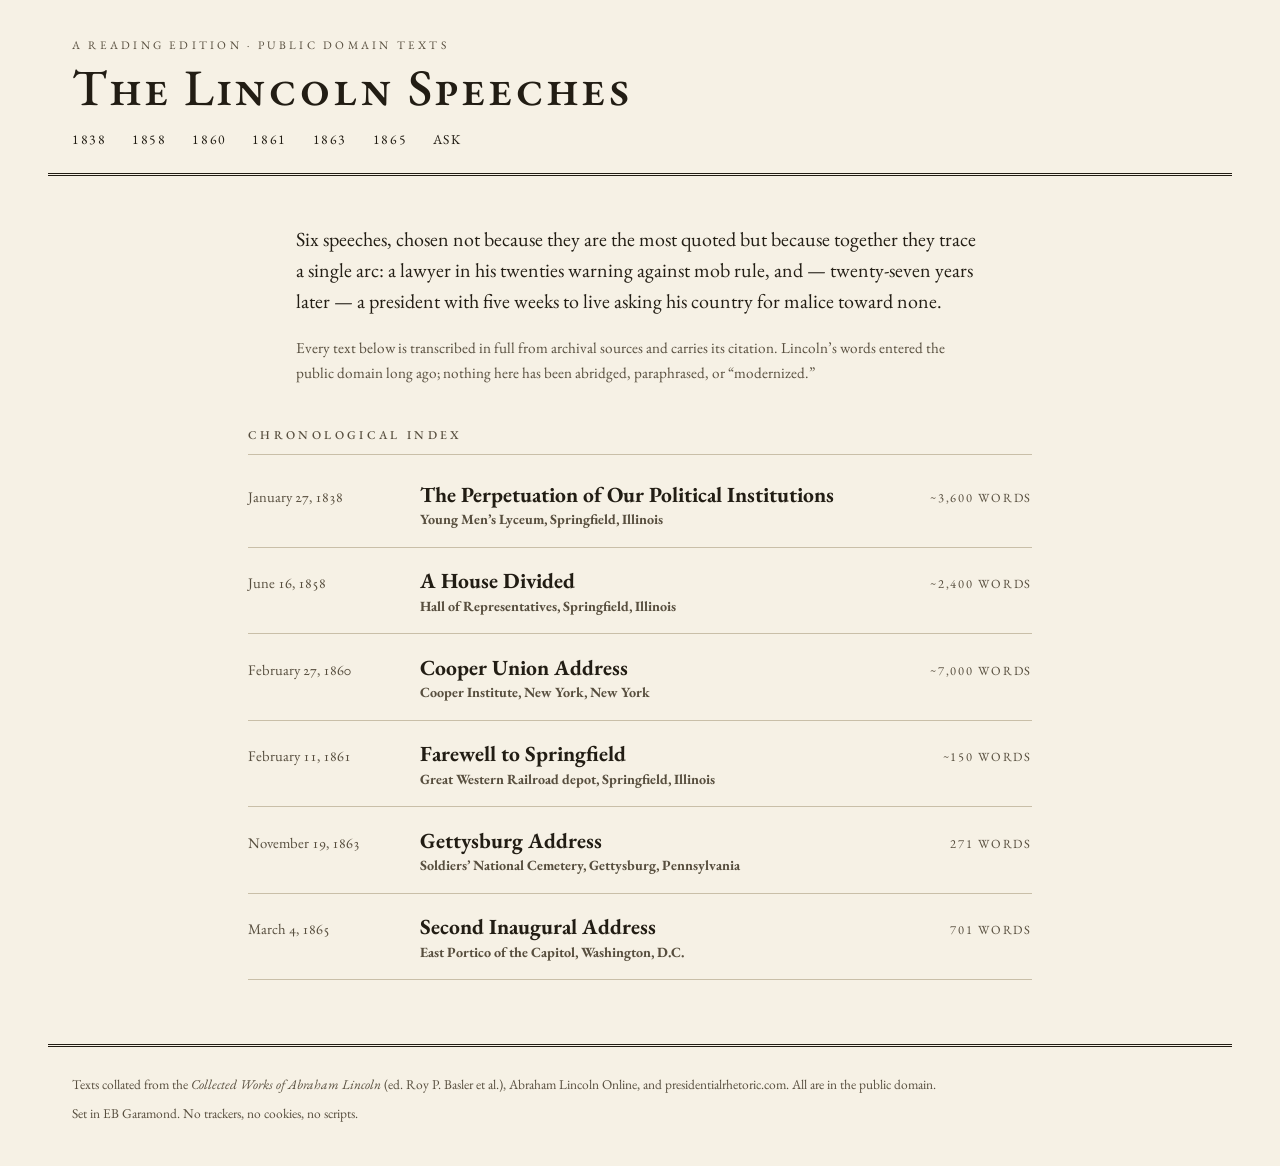
<file: index.html>
<!DOCTYPE html>
<html lang="en">
<head>
<meta charset="utf-8">
<meta name="viewport" content="width=device-width, initial-scale=1">
<title>The Lincoln Speeches — A Reading Edition</title>
<meta name="description" content="Six speeches of Abraham Lincoln, from the Lyceum Address of 1838 to the Second Inaugural of 1865, transcribed in full and set for reading.">
<link rel="preconnect" href="https://fonts.googleapis.com">
<link rel="preconnect" href="https://fonts.gstatic.com" crossorigin>
<link href="https://fonts.googleapis.com/css2?family=EB+Garamond:ital,wght@0,400;0,500;0,600;1,400&display=swap" rel="stylesheet">
<link rel="stylesheet" href="css/style.css">
</head>
<body>

<header class="masthead">
  <p class="kicker">A reading edition · public domain texts</p>
  <h1><a href="/">The Lincoln Speeches</a></h1>
  <nav>
    <a href="/speeches/lyceum-1838.html">1838</a>
    <a href="/speeches/house-divided-1858.html">1858</a>
    <a href="/speeches/cooper-union-1860.html">1860</a>
    <a href="/speeches/farewell-1861.html">1861</a>
    <a href="/speeches/gettysburg-1863.html">1863</a>
    <a href="/speeches/second-inaugural-1865.html">1865</a>
    <a href="/ask.html">Ask</a>
  </nav>
</header>

<main>
  <section class="frontis">
    <p class="lede">Six speeches, chosen not because they are the most quoted but because together they trace a single arc: a lawyer in his twenties warning against mob rule, and — twenty-seven years later — a president with five weeks to live asking his country for malice toward none.</p>
    <p class="note">Every text below is transcribed in full from archival sources and carries its citation. Lincoln&rsquo;s words entered the public domain long ago; nothing here has been abridged, paraphrased, or &ldquo;modernized.&rdquo;</p>
  </section>

  <section class="almanac" aria-label="Index of speeches">
    <h2>Chronological index</h2>

    <article class="speech-row">
      <span class="date">January 27, 1838</span>
      <h3 class="title"><a href="speeches/lyceum-1838.html">The Perpetuation of Our Political Institutions</a>
        <span class="place">Young Men&rsquo;s Lyceum, Springfield, Illinois</span></h3>
      <span class="length">~3,600 words</span>
    </article>

    <article class="speech-row">
      <span class="date">June 16, 1858</span>
      <h3 class="title"><a href="speeches/house-divided-1858.html">A House Divided</a>
        <span class="place">Hall of Representatives, Springfield, Illinois</span></h3>
      <span class="length">~2,400 words</span>
    </article>

    <article class="speech-row">
      <span class="date">February 27, 1860</span>
      <h3 class="title"><a href="speeches/cooper-union-1860.html">Cooper Union Address</a>
        <span class="place">Cooper Institute, New York, New York</span></h3>
      <span class="length">~7,000 words</span>
    </article>

    <article class="speech-row">
      <span class="date">February 11, 1861</span>
      <h3 class="title"><a href="speeches/farewell-1861.html">Farewell to Springfield</a>
        <span class="place">Great Western Railroad depot, Springfield, Illinois</span></h3>
      <span class="length">~150 words</span>
    </article>

    <article class="speech-row">
      <span class="date">November 19, 1863</span>
      <h3 class="title"><a href="speeches/gettysburg-1863.html">Gettysburg Address</a>
        <span class="place">Soldiers&rsquo; National Cemetery, Gettysburg, Pennsylvania</span></h3>
      <span class="length">271 words</span>
    </article>

    <article class="speech-row">
      <span class="date">March 4, 1865</span>
      <h3 class="title"><a href="speeches/second-inaugural-1865.html">Second Inaugural Address</a>
        <span class="place">East Portico of the Capitol, Washington, D.C.</span></h3>
      <span class="length">701 words</span>
    </article>
  </section>
</main>

<footer class="colophon">
  <p>Texts collated from the <em>Collected Works of Abraham Lincoln</em> (ed. Roy P. Basler et al.), Abraham Lincoln Online, and presidentialrhetoric.com. All are in the public domain.</p>
  <p>Set in EB Garamond. No trackers, no cookies, no scripts.</p>
</footer>

</body>
</html>
</file>
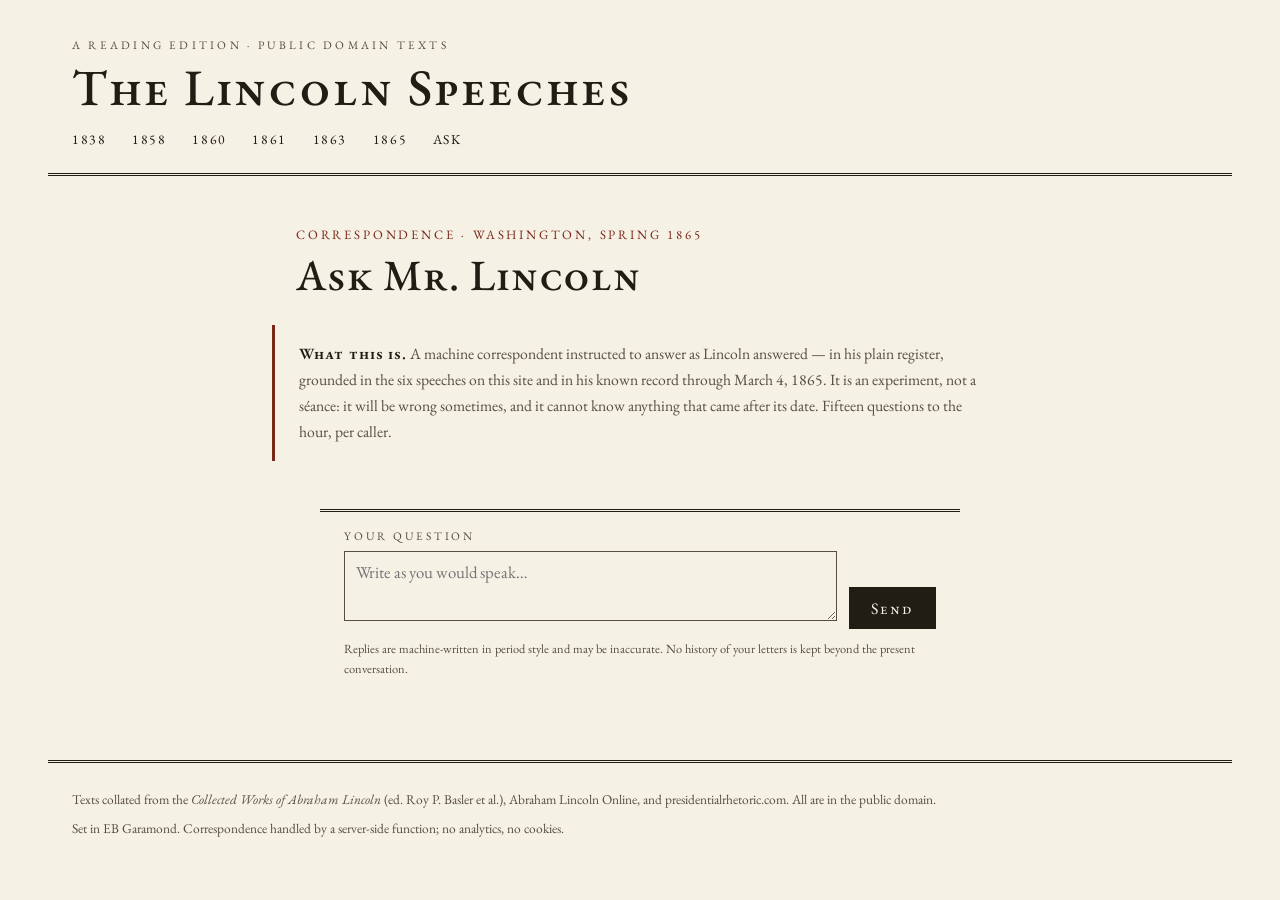
<file: ask.html>
<!DOCTYPE html>
<html lang="en">
<head>
<meta charset="utf-8">
<meta name="viewport" content="width=device-width, initial-scale=1">
<title>Ask Mr. Lincoln — The Lincoln Speeches</title>
<meta name="description" content="Put a question to a correspondence bot grounded in six speeches of Abraham Lincoln. It speaks from the spring of 1865 and knows nothing after.">
<link rel="preconnect" href="https://fonts.googleapis.com">
<link rel="preconnect" href="https://fonts.gstatic.com" crossorigin>
<link href="https://fonts.googleapis.com/css2?family=EB+Garamond:ital,wght@0,400;0,500;0,600;1,400&display=swap" rel="stylesheet">
<link rel="stylesheet" href="css/style.css">
</head>
<body>

<header class="masthead">
  <p class="kicker">A reading edition · public domain texts</p>
  <h1><a href="/">The Lincoln Speeches</a></h1>
  <nav>
    <a href="/speeches/lyceum-1838.html">1838</a>
    <a href="/speeches/house-divided-1858.html">1858</a>
    <a href="/speeches/cooper-union-1860.html">1860</a>
    <a href="/speeches/farewell-1861.html">1861</a>
    <a href="/speeches/gettysburg-1863.html">1863</a>
    <a href="/speeches/second-inaugural-1865.html">1865</a>
    <a href="/ask.html" aria-current="page">Ask</a>
  </nav>
</header>

<main>
  <header class="speech-header">
    <p class="date-place">Correspondence &middot; Washington, spring 1865</p>
    <h2>Ask Mr. Lincoln</h2>
  </header>

  <aside class="editor-note">
    <strong>What this is.</strong> A machine correspondent instructed to answer as Lincoln answered &mdash; in his plain register, grounded in the six speeches on this site and in his known record through March 4, 1865. It is an experiment, not a s&eacute;ance: it will be wrong sometimes, and it cannot know anything that came after its date. Fifteen questions to the hour, per caller.
  </aside>

  <section class="correspondence" id="thread" aria-live="polite"></section>

  <section class="desk">
    <form id="ask-form">
      <div>
        <label for="question">Your question</label>
        <textarea id="question" maxlength="2000" rows="2" required
          placeholder="Write as you would speak&hellip;"></textarea>
      </div>
      <button type="submit" id="send">Send</button>
    </form>
    <p class="error-note" id="error"></p>
    <p class="fineprint">Replies are machine-written in period style and may be inaccurate. No history of your letters is kept beyond the present conversation.</p>
  </section>
</main>

<footer class="colophon">
  <p>Texts collated from the <em>Collected Works of Abraham Lincoln</em> (ed. Roy P. Basler et al.), Abraham Lincoln Online, and presidentialrhetoric.com. All are in the public domain.</p>
  <p>Set in EB Garamond. Correspondence handled by a server-side function; no analytics, no cookies.</p>
</footer>

<script src="/js/ask.js" defer></script>

</body>
</html>
</file>
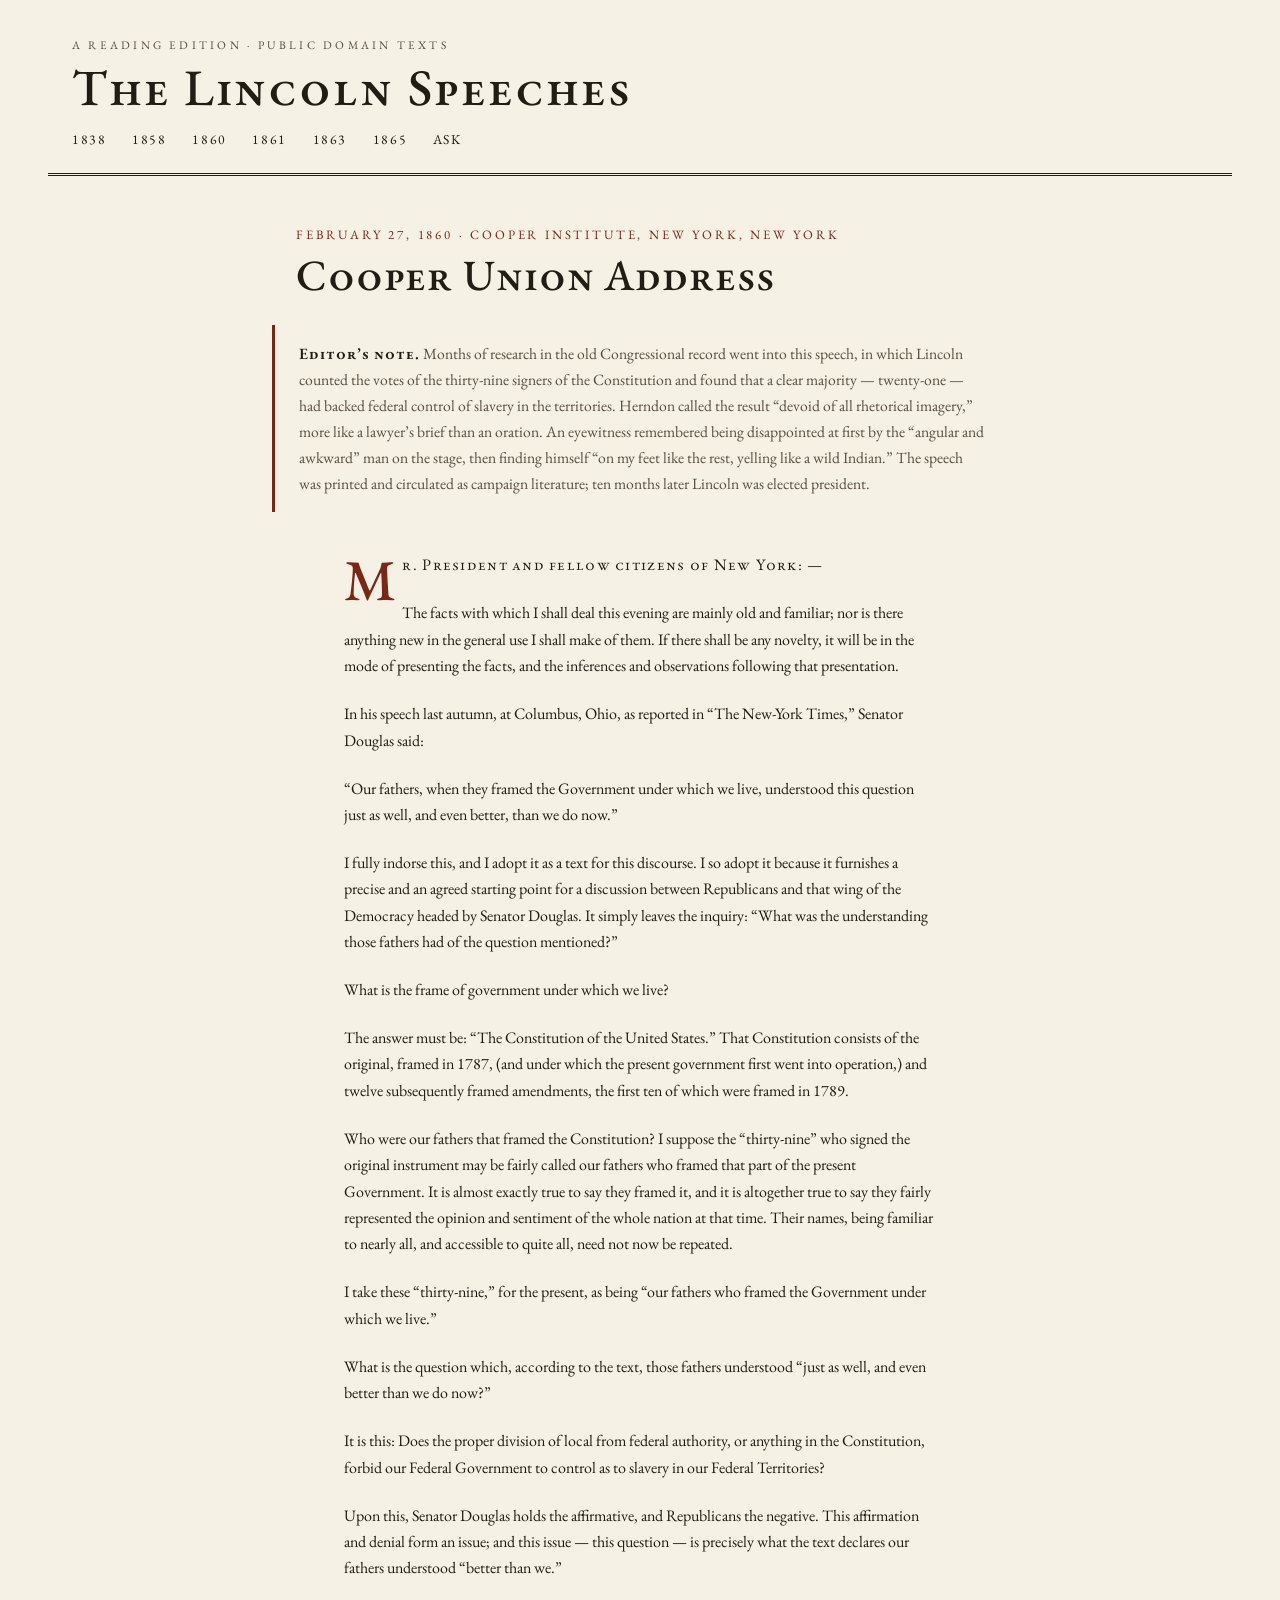
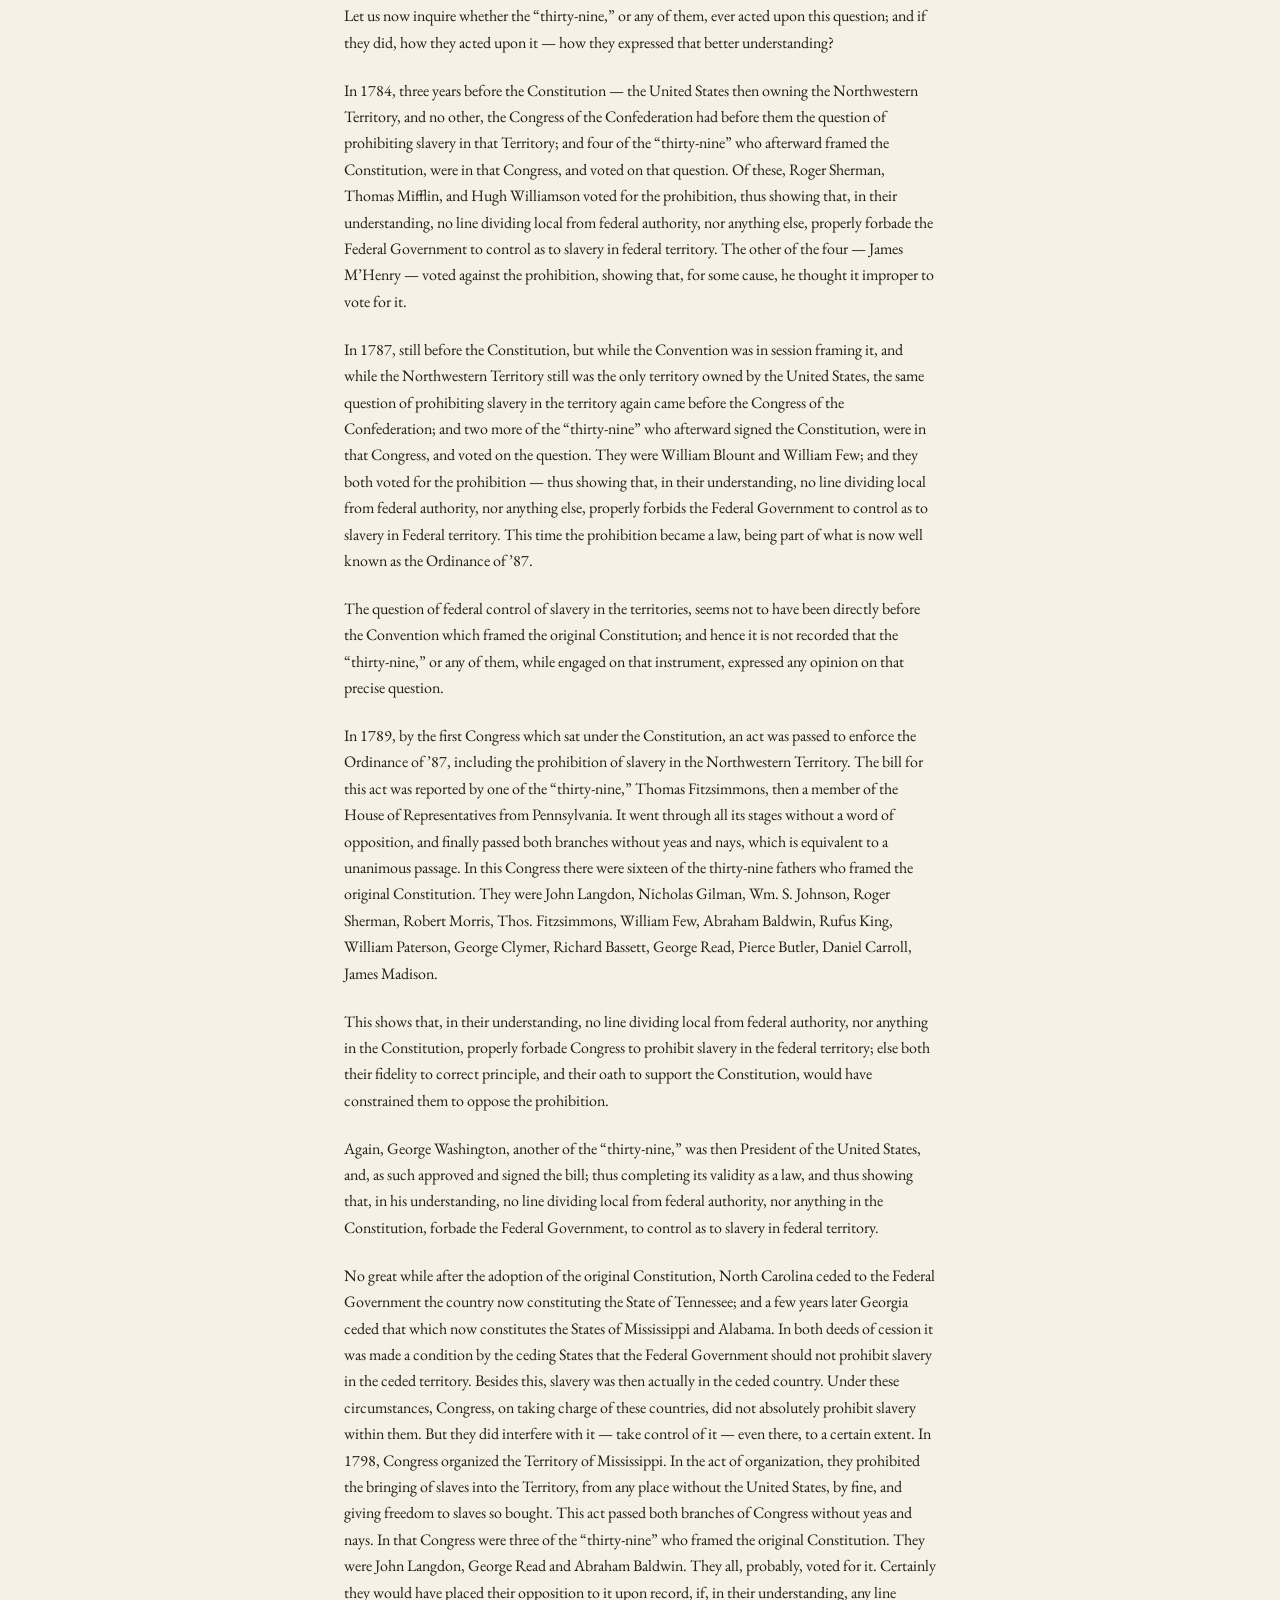
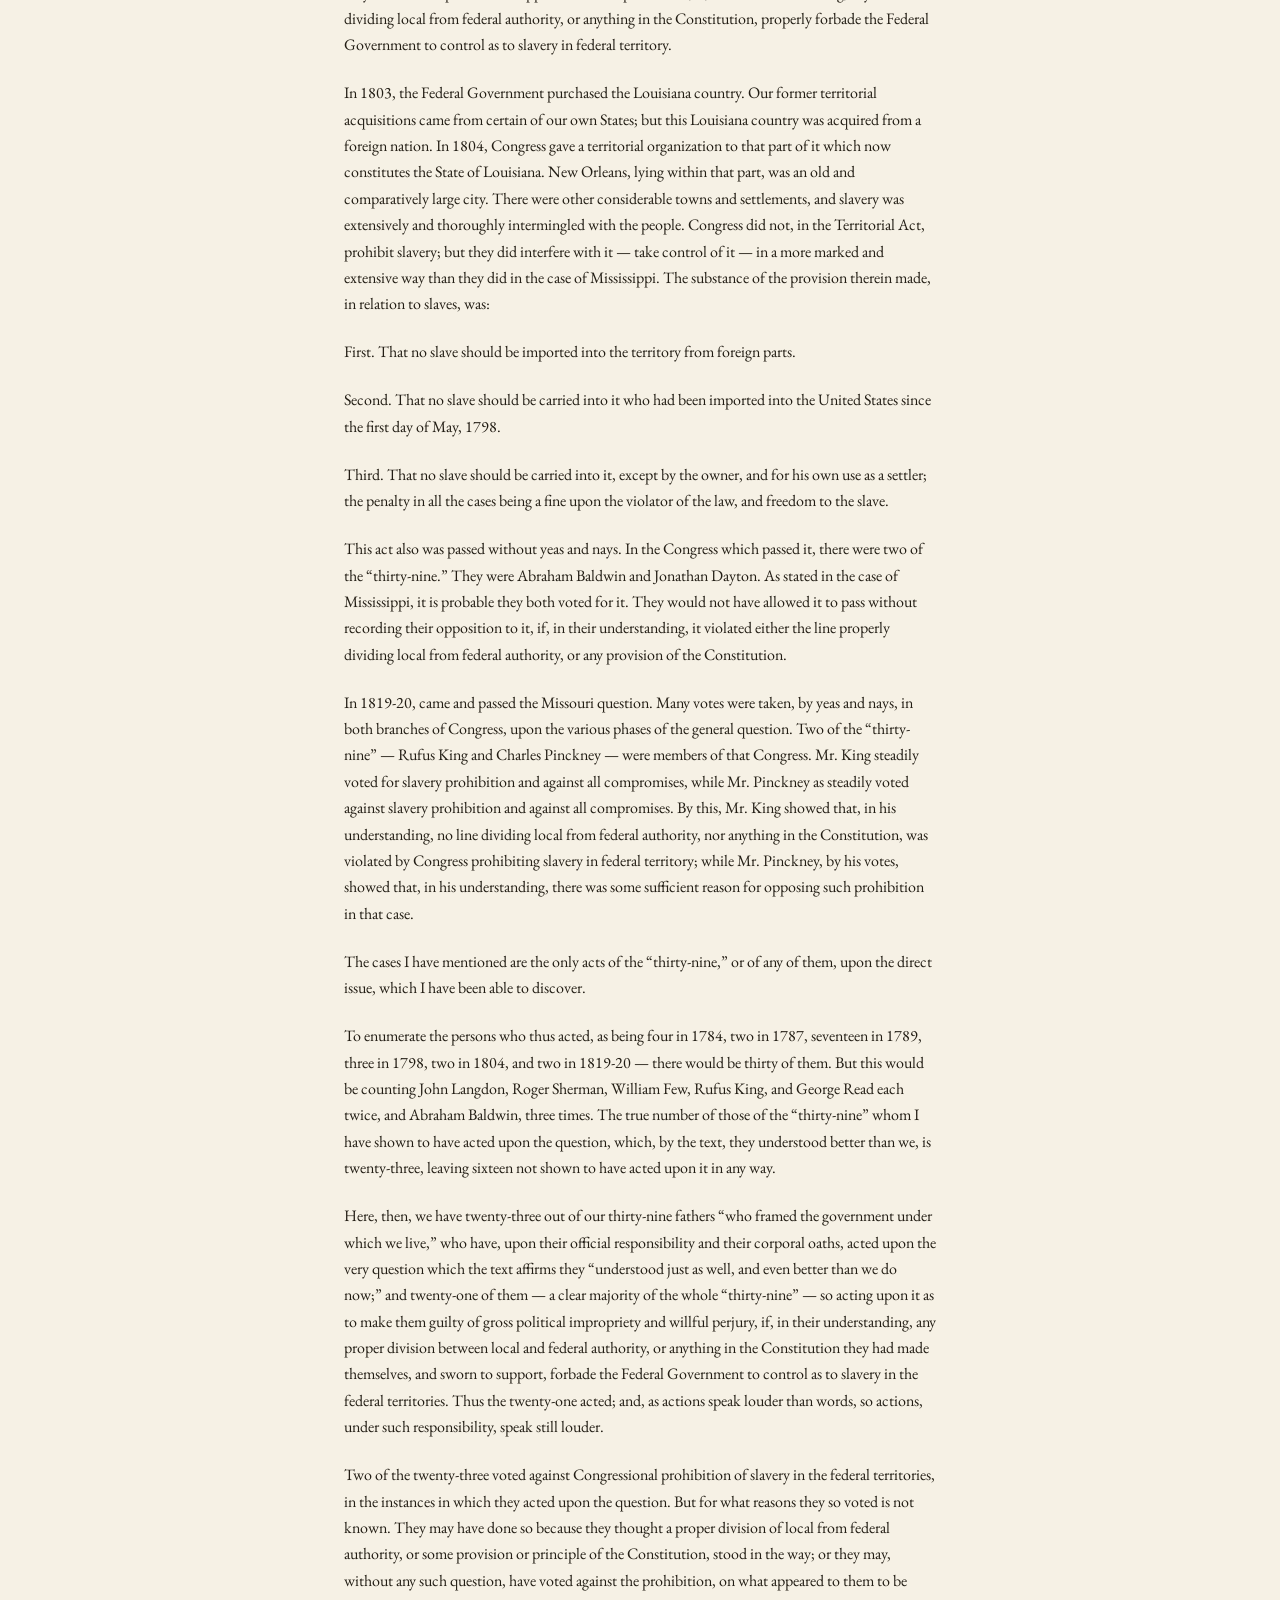
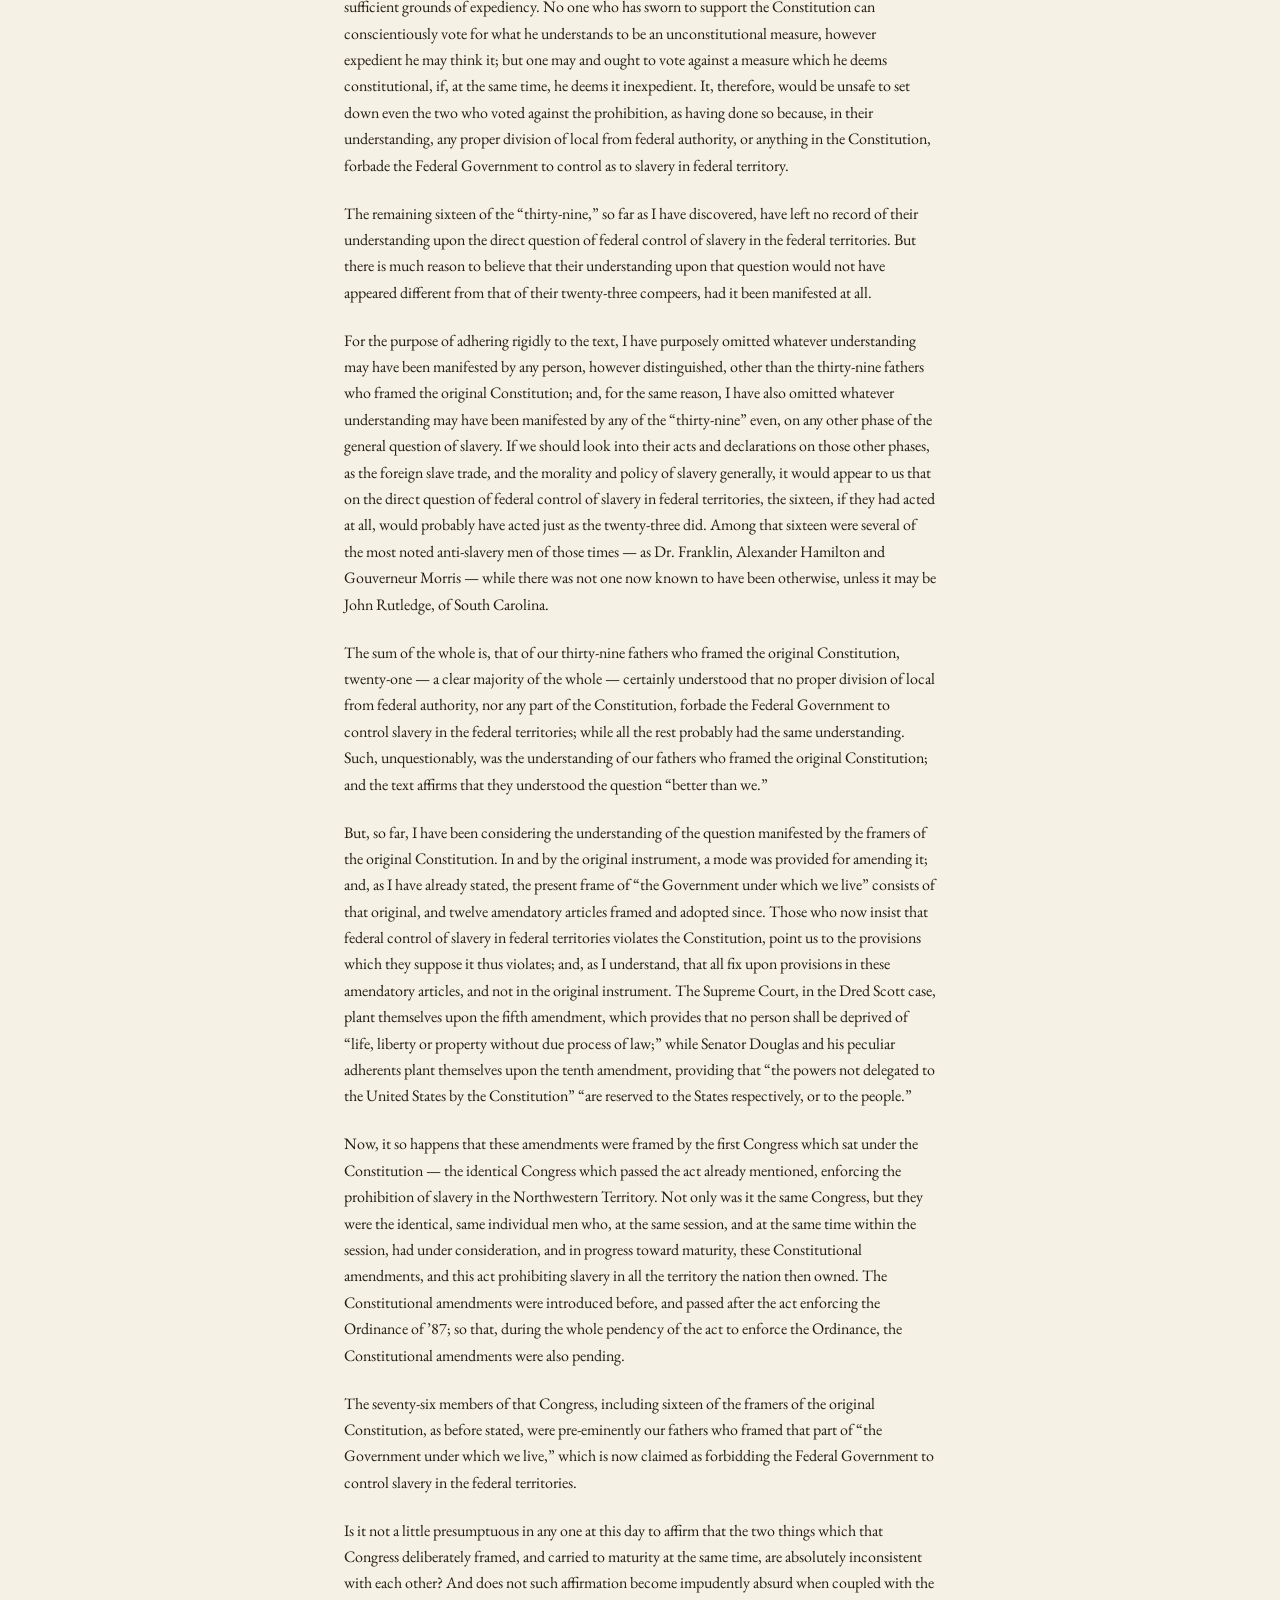
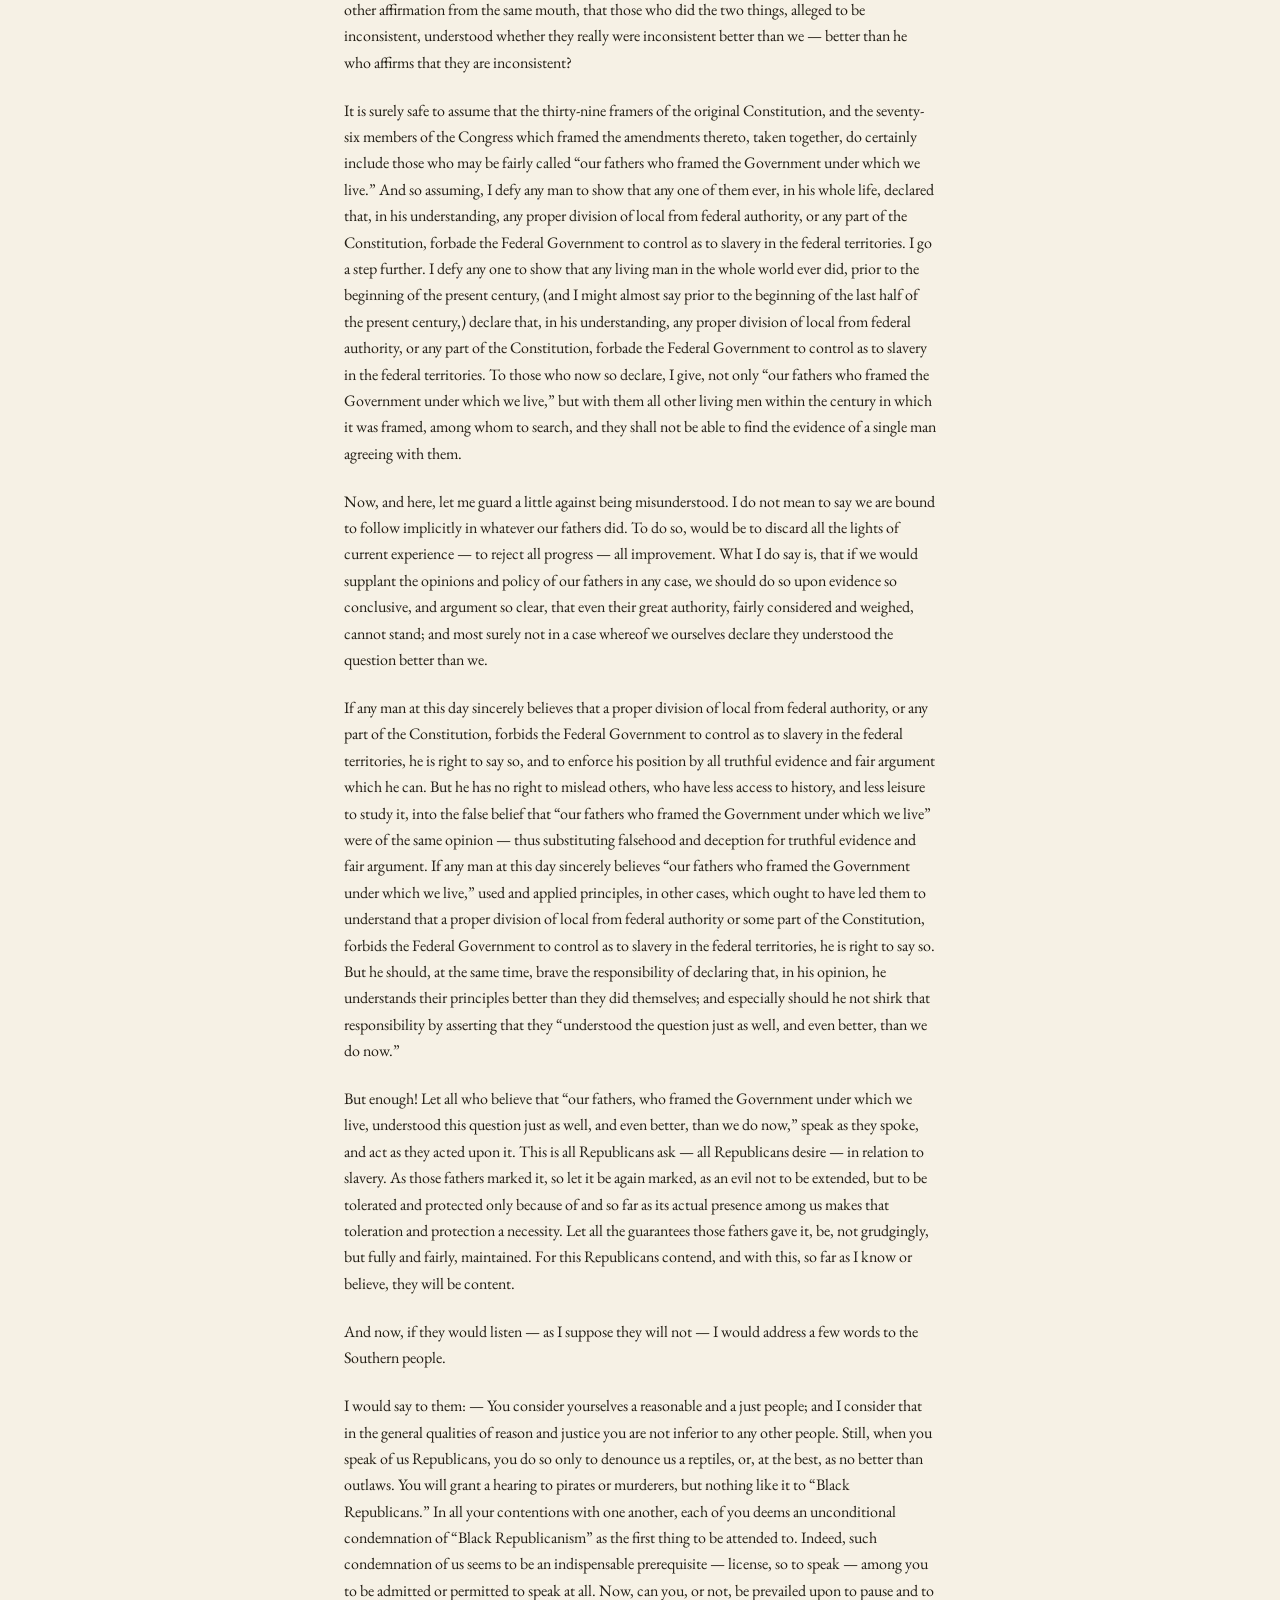
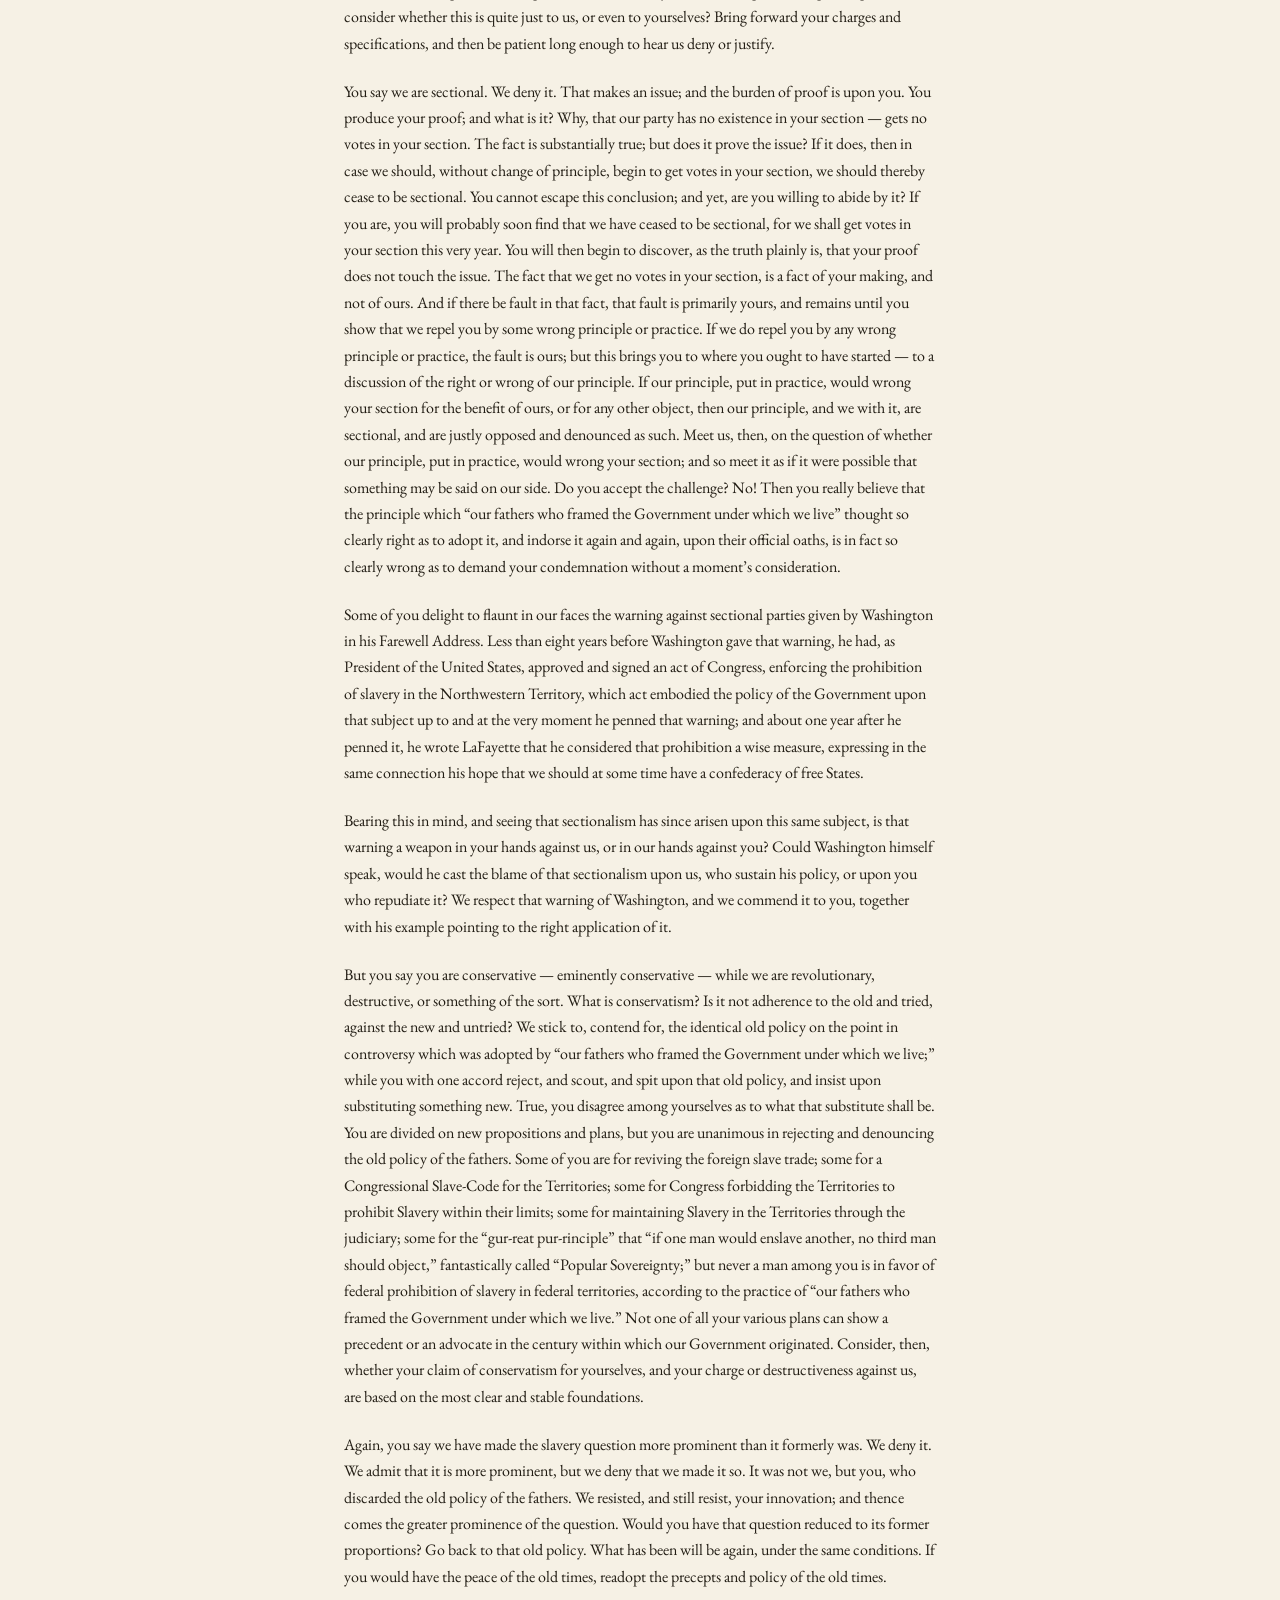
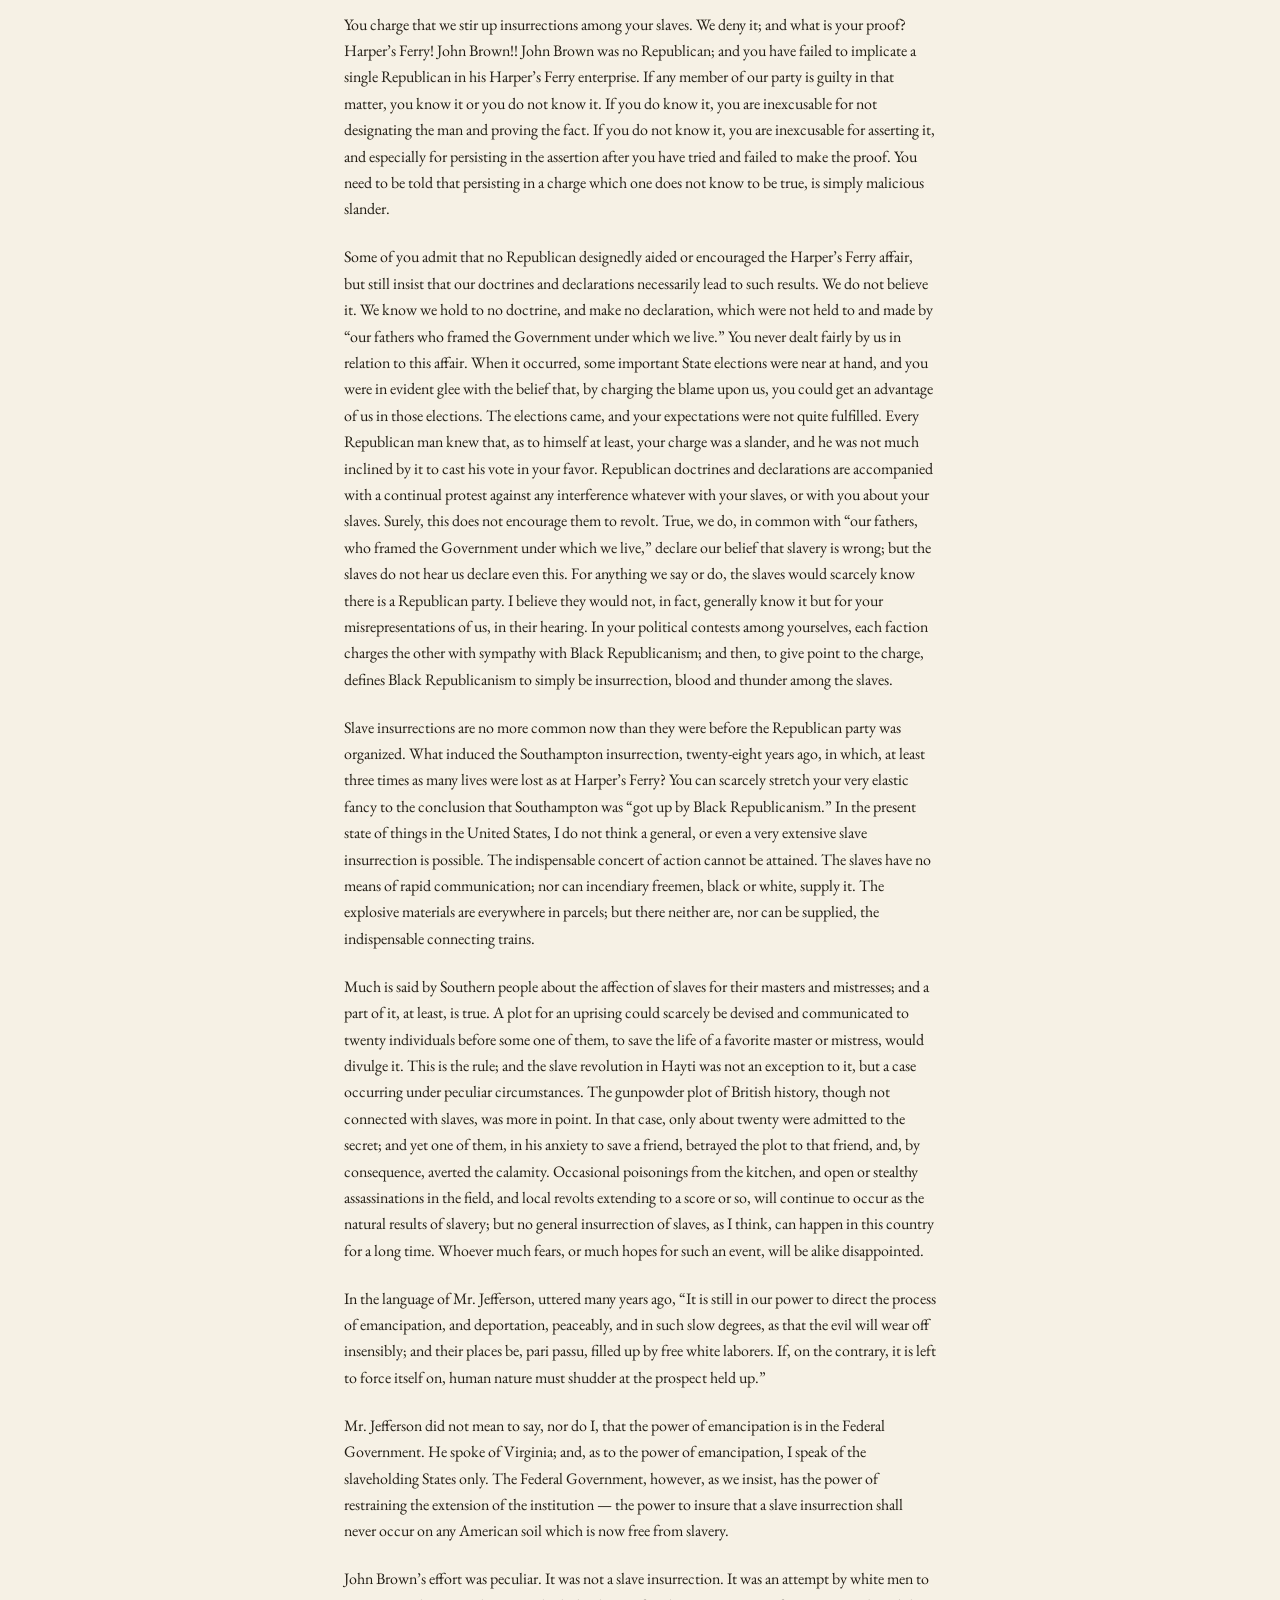
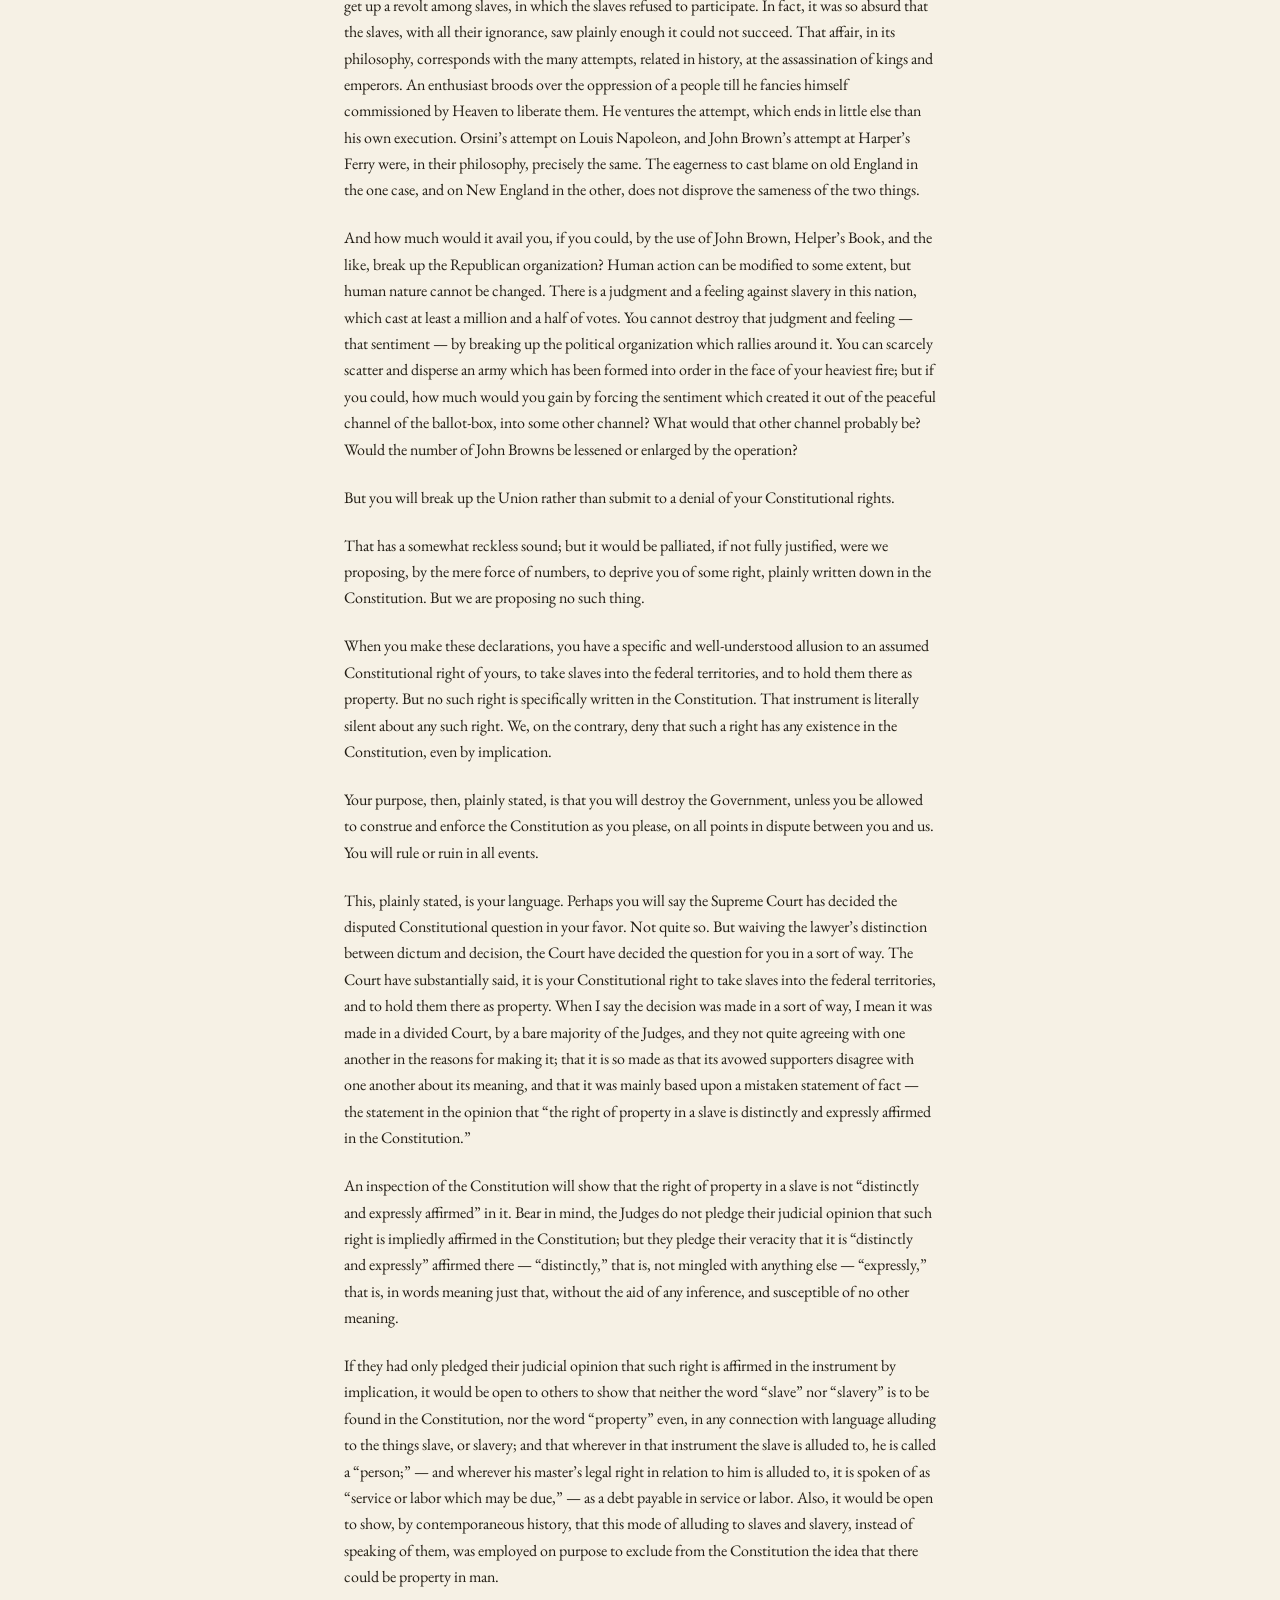
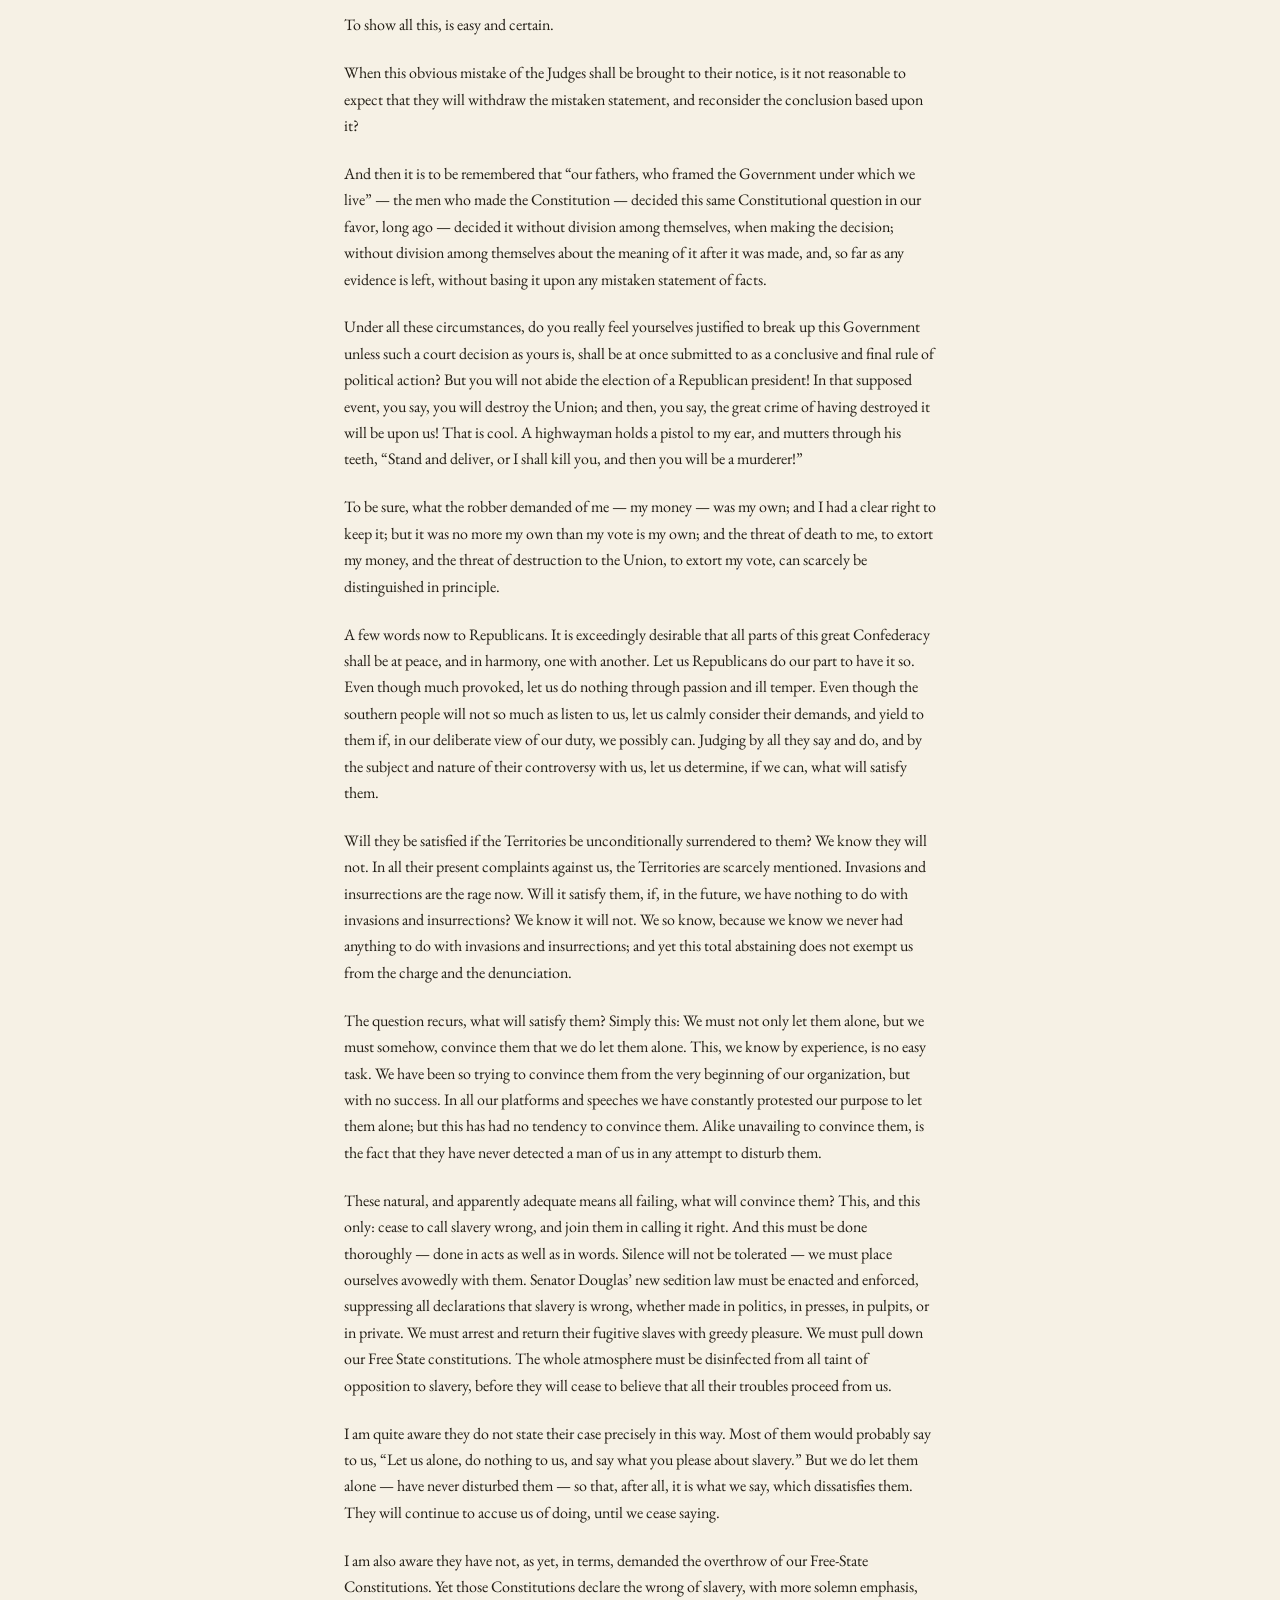
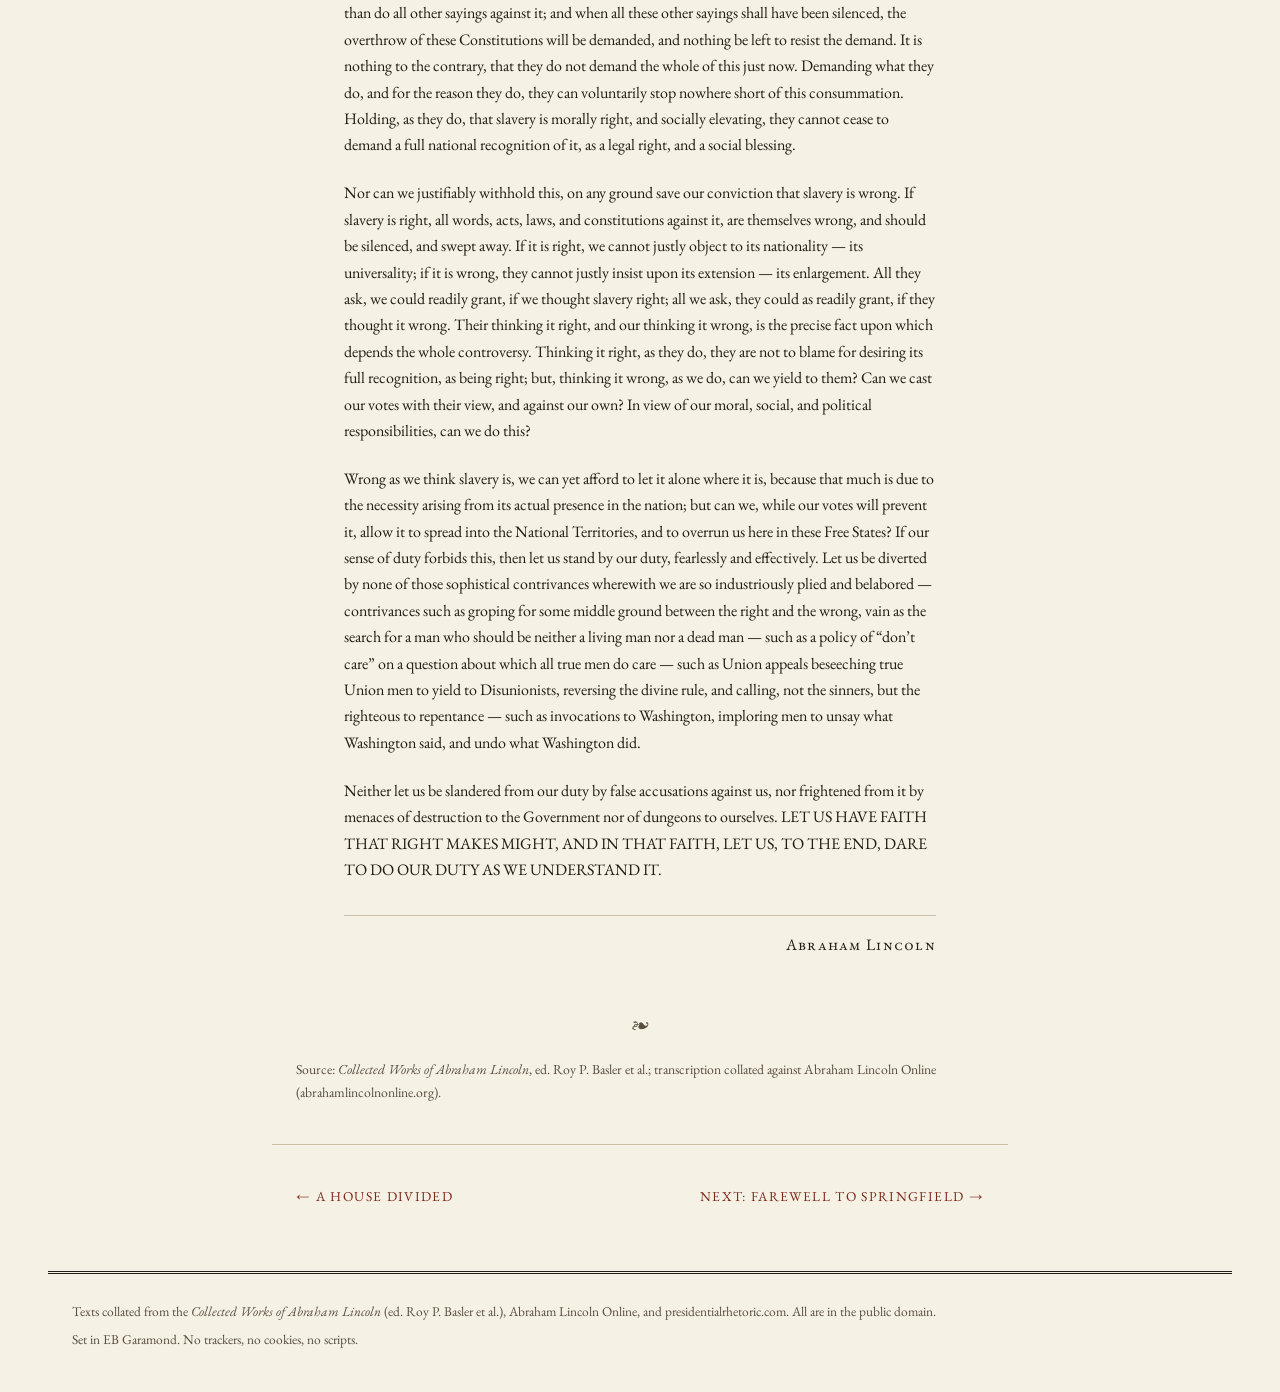
<file: speeches/cooper-union-1860.html>
<!DOCTYPE html>
<html lang="en">
<head>
<meta charset="utf-8">
<meta name="viewport" content="width=device-width, initial-scale=1">
<title>Cooper Union Address (1860) — The Lincoln Speeches</title>
<meta name="description" content="Full transcript of Lincoln's Cooper Union Address, New York, February 27, 1860.">
<link rel="preconnect" href="https://fonts.googleapis.com">
<link rel="preconnect" href="https://fonts.gstatic.com" crossorigin>
<link href="https://fonts.googleapis.com/css2?family=EB+Garamond:ital,wght@0,400;0,500;0,600;1,400&display=swap" rel="stylesheet">
<link rel="stylesheet" href="../css/style.css">
</head>
<body>

<header class="masthead">
  <p class="kicker">A reading edition · public domain texts</p>
  <h1><a href="/">The Lincoln Speeches</a></h1>
  <nav>
    <a href="/speeches/lyceum-1838.html">1838</a>
    <a href="/speeches/house-divided-1858.html">1858</a>
    <a href="/speeches/cooper-union-1860.html">1860</a>
    <a href="/speeches/farewell-1861.html">1861</a>
    <a href="/speeches/gettysburg-1863.html">1863</a>
    <a href="/speeches/second-inaugural-1865.html">1865</a>
    <a href="/ask.html">Ask</a>
  </nav>
</header>

<main>
  <header class="speech-header">
    <p class="date-place">February 27, 1860 &middot; Cooper Institute, New York, New York</p>
    <h2>Cooper Union Address</h2>
  </header>

  <aside class="editor-note">
    <strong>Editor&rsquo;s note.</strong> Months of research in the old Congressional record went into this speech, in which Lincoln counted the votes of the thirty-nine signers of the Constitution and found that a clear majority &mdash; twenty-one &mdash; had backed federal control of slavery in the territories. Herndon called the result &ldquo;devoid of all rhetorical imagery,&rdquo; more like a lawyer&rsquo;s brief than an oration. An eyewitness remembered being disappointed at first by the &ldquo;angular and awkward&rdquo; man on the stage, then finding himself &ldquo;on my feet like the rest, yelling like a wild Indian.&rdquo; The speech was printed and circulated as campaign literature; ten months later Lincoln was elected president.
  </aside>

  <article class="transcript">
    <p class="dropcap salut">Mr. President and fellow citizens of New York: &mdash;</p>

    <p>The facts with which I shall deal this evening are mainly old and familiar; nor is there anything new in the general use I shall make of them. If there shall be any novelty, it will be in the mode of presenting the facts, and the inferences and observations following that presentation.</p>

    <p>In his speech last autumn, at Columbus, Ohio, as reported in &ldquo;The New-York Times,&rdquo; Senator Douglas said:</p>

    <p>&ldquo;Our fathers, when they framed the Government under which we live, understood this question just as well, and even better, than we do now.&rdquo;</p>

    <p>I fully indorse this, and I adopt it as a text for this discourse. I so adopt it because it furnishes a precise and an agreed starting point for a discussion between Republicans and that wing of the Democracy headed by Senator Douglas. It simply leaves the inquiry: &ldquo;What was the understanding those fathers had of the question mentioned?&rdquo;</p>

    <p>What is the frame of government under which we live?</p>

    <p>The answer must be: &ldquo;The Constitution of the United States.&rdquo; That Constitution consists of the original, framed in 1787, (and under which the present government first went into operation,) and twelve subsequently framed amendments, the first ten of which were framed in 1789.</p>

    <p>Who were our fathers that framed the Constitution? I suppose the &ldquo;thirty-nine&rdquo; who signed the original instrument may be fairly called our fathers who framed that part of the present Government. It is almost exactly true to say they framed it, and it is altogether true to say they fairly represented the opinion and sentiment of the whole nation at that time. Their names, being familiar to nearly all, and accessible to quite all, need not now be repeated.</p>

    <p>I take these &ldquo;thirty-nine,&rdquo; for the present, as being &ldquo;our fathers who framed the Government under which we live.&rdquo;</p>

    <p>What is the question which, according to the text, those fathers understood &ldquo;just as well, and even better than we do now?&rdquo;</p>

    <p>It is this: Does the proper division of local from federal authority, or anything in the Constitution, forbid our Federal Government to control as to slavery in our Federal Territories?</p>

    <p>Upon this, Senator Douglas holds the affirmative, and Republicans the negative. This affirmation and denial form an issue; and this issue &mdash; this question &mdash; is precisely what the text declares our fathers understood &ldquo;better than we.&rdquo;</p>

    <p>Let us now inquire whether the &ldquo;thirty-nine,&rdquo; or any of them, ever acted upon this question; and if they did, how they acted upon it &mdash; how they expressed that better understanding?</p>

    <p>In 1784, three years before the Constitution &mdash; the United States then owning the Northwestern Territory, and no other, the Congress of the Confederation had before them the question of prohibiting slavery in that Territory; and four of the &ldquo;thirty-nine&rdquo; who afterward framed the Constitution, were in that Congress, and voted on that question. Of these, Roger Sherman, Thomas Mifflin, and Hugh Williamson voted for the prohibition, thus showing that, in their understanding, no line dividing local from federal authority, nor anything else, properly forbade the Federal Government to control as to slavery in federal territory. The other of the four &mdash; James M&rsquo;Henry &mdash; voted against the prohibition, showing that, for some cause, he thought it improper to vote for it.</p>

    <p>In 1787, still before the Constitution, but while the Convention was in session framing it, and while the Northwestern Territory still was the only territory owned by the United States, the same question of prohibiting slavery in the territory again came before the Congress of the Confederation; and two more of the &ldquo;thirty-nine&rdquo; who afterward signed the Constitution, were in that Congress, and voted on the question. They were William Blount and William Few; and they both voted for the prohibition &mdash; thus showing that, in their understanding, no line dividing local from federal authority, nor anything else, properly forbids the Federal Government to control as to slavery in Federal territory. This time the prohibition became a law, being part of what is now well known as the Ordinance of &rsquo;87.</p>

    <p>The question of federal control of slavery in the territories, seems not to have been directly before the Convention which framed the original Constitution; and hence it is not recorded that the &ldquo;thirty-nine,&rdquo; or any of them, while engaged on that instrument, expressed any opinion on that precise question.</p>

    <p>In 1789, by the first Congress which sat under the Constitution, an act was passed to enforce the Ordinance of &rsquo;87, including the prohibition of slavery in the Northwestern Territory. The bill for this act was reported by one of the &ldquo;thirty-nine,&rdquo; Thomas Fitzsimmons, then a member of the House of Representatives from Pennsylvania. It went through all its stages without a word of opposition, and finally passed both branches without yeas and nays, which is equivalent to a unanimous passage. In this Congress there were sixteen of the thirty-nine fathers who framed the original Constitution. They were John Langdon, Nicholas Gilman, Wm. S. Johnson, Roger Sherman, Robert Morris, Thos. Fitzsimmons, William Few, Abraham Baldwin, Rufus King, William Paterson, George Clymer, Richard Bassett, George Read, Pierce Butler, Daniel Carroll, James Madison.</p>

    <p>This shows that, in their understanding, no line dividing local from federal authority, nor anything in the Constitution, properly forbade Congress to prohibit slavery in the federal territory; else both their fidelity to correct principle, and their oath to support the Constitution, would have constrained them to oppose the prohibition.</p>

    <p>Again, George Washington, another of the &ldquo;thirty-nine,&rdquo; was then President of the United States, and, as such approved and signed the bill; thus completing its validity as a law, and thus showing that, in his understanding, no line dividing local from federal authority, nor anything in the Constitution, forbade the Federal Government, to control as to slavery in federal territory.</p>

    <p>No great while after the adoption of the original Constitution, North Carolina ceded to the Federal Government the country now constituting the State of Tennessee; and a few years later Georgia ceded that which now constitutes the States of Mississippi and Alabama. In both deeds of cession it was made a condition by the ceding States that the Federal Government should not prohibit slavery in the ceded territory. Besides this, slavery was then actually in the ceded country. Under these circumstances, Congress, on taking charge of these countries, did not absolutely prohibit slavery within them. But they did interfere with it &mdash; take control of it &mdash; even there, to a certain extent. In 1798, Congress organized the Territory of Mississippi. In the act of organization, they prohibited the bringing of slaves into the Territory, from any place without the United States, by fine, and giving freedom to slaves so bought. This act passed both branches of Congress without yeas and nays. In that Congress were three of the &ldquo;thirty-nine&rdquo; who framed the original Constitution. They were John Langdon, George Read and Abraham Baldwin. They all, probably, voted for it. Certainly they would have placed their opposition to it upon record, if, in their understanding, any line dividing local from federal authority, or anything in the Constitution, properly forbade the Federal Government to control as to slavery in federal territory.</p>

    <p>In 1803, the Federal Government purchased the Louisiana country. Our former territorial acquisitions came from certain of our own States; but this Louisiana country was acquired from a foreign nation. In 1804, Congress gave a territorial organization to that part of it which now constitutes the State of Louisiana. New Orleans, lying within that part, was an old and comparatively large city. There were other considerable towns and settlements, and slavery was extensively and thoroughly intermingled with the people. Congress did not, in the Territorial Act, prohibit slavery; but they did interfere with it &mdash; take control of it &mdash; in a more marked and extensive way than they did in the case of Mississippi. The substance of the provision therein made, in relation to slaves, was:</p>

    <p>First. That no slave should be imported into the territory from foreign parts.</p>

    <p>Second. That no slave should be carried into it who had been imported into the United States since the first day of May, 1798.</p>

    <p>Third. That no slave should be carried into it, except by the owner, and for his own use as a settler; the penalty in all the cases being a fine upon the violator of the law, and freedom to the slave.</p>

    <p>This act also was passed without yeas and nays. In the Congress which passed it, there were two of the &ldquo;thirty-nine.&rdquo; They were Abraham Baldwin and Jonathan Dayton. As stated in the case of Mississippi, it is probable they both voted for it. They would not have allowed it to pass without recording their opposition to it, if, in their understanding, it violated either the line properly dividing local from federal authority, or any provision of the Constitution.</p>

    <p>In 1819-20, came and passed the Missouri question. Many votes were taken, by yeas and nays, in both branches of Congress, upon the various phases of the general question. Two of the &ldquo;thirty-nine&rdquo; &mdash; Rufus King and Charles Pinckney &mdash; were members of that Congress. Mr. King steadily voted for slavery prohibition and against all compromises, while Mr. Pinckney as steadily voted against slavery prohibition and against all compromises. By this, Mr. King showed that, in his understanding, no line dividing local from federal authority, nor anything in the Constitution, was violated by Congress prohibiting slavery in federal territory; while Mr. Pinckney, by his votes, showed that, in his understanding, there was some sufficient reason for opposing such prohibition in that case.</p>

    <p>The cases I have mentioned are the only acts of the &ldquo;thirty-nine,&rdquo; or of any of them, upon the direct issue, which I have been able to discover.</p>

    <p>To enumerate the persons who thus acted, as being four in 1784, two in 1787, seventeen in 1789, three in 1798, two in 1804, and two in 1819-20 &mdash; there would be thirty of them. But this would be counting John Langdon, Roger Sherman, William Few, Rufus King, and George Read each twice, and Abraham Baldwin, three times. The true number of those of the &ldquo;thirty-nine&rdquo; whom I have shown to have acted upon the question, which, by the text, they understood better than we, is twenty-three, leaving sixteen not shown to have acted upon it in any way.</p>

    <p>Here, then, we have twenty-three out of our thirty-nine fathers &ldquo;who framed the government under which we live,&rdquo; who have, upon their official responsibility and their corporal oaths, acted upon the very question which the text affirms they &ldquo;understood just as well, and even better than we do now;&rdquo; and twenty-one of them &mdash; a clear majority of the whole &ldquo;thirty-nine&rdquo; &mdash; so acting upon it as to make them guilty of gross political impropriety and willful perjury, if, in their understanding, any proper division between local and federal authority, or anything in the Constitution they had made themselves, and sworn to support, forbade the Federal Government to control as to slavery in the federal territories. Thus the twenty-one acted; and, as actions speak louder than words, so actions, under such responsibility, speak still louder.</p>

    <p>Two of the twenty-three voted against Congressional prohibition of slavery in the federal territories, in the instances in which they acted upon the question. But for what reasons they so voted is not known. They may have done so because they thought a proper division of local from federal authority, or some provision or principle of the Constitution, stood in the way; or they may, without any such question, have voted against the prohibition, on what appeared to them to be sufficient grounds of expediency. No one who has sworn to support the Constitution can conscientiously vote for what he understands to be an unconstitutional measure, however expedient he may think it; but one may and ought to vote against a measure which he deems constitutional, if, at the same time, he deems it inexpedient. It, therefore, would be unsafe to set down even the two who voted against the prohibition, as having done so because, in their understanding, any proper division of local from federal authority, or anything in the Constitution, forbade the Federal Government to control as to slavery in federal territory.</p>

    <p>The remaining sixteen of the &ldquo;thirty-nine,&rdquo; so far as I have discovered, have left no record of their understanding upon the direct question of federal control of slavery in the federal territories. But there is much reason to believe that their understanding upon that question would not have appeared different from that of their twenty-three compeers, had it been manifested at all.</p>

    <p>For the purpose of adhering rigidly to the text, I have purposely omitted whatever understanding may have been manifested by any person, however distinguished, other than the thirty-nine fathers who framed the original Constitution; and, for the same reason, I have also omitted whatever understanding may have been manifested by any of the &ldquo;thirty-nine&rdquo; even, on any other phase of the general question of slavery. If we should look into their acts and declarations on those other phases, as the foreign slave trade, and the morality and policy of slavery generally, it would appear to us that on the direct question of federal control of slavery in federal territories, the sixteen, if they had acted at all, would probably have acted just as the twenty-three did. Among that sixteen were several of the most noted anti-slavery men of those times &mdash; as Dr. Franklin, Alexander Hamilton and Gouverneur Morris &mdash; while there was not one now known to have been otherwise, unless it may be John Rutledge, of South Carolina.</p>

    <p>The sum of the whole is, that of our thirty-nine fathers who framed the original Constitution, twenty-one &mdash; a clear majority of the whole &mdash; certainly understood that no proper division of local from federal authority, nor any part of the Constitution, forbade the Federal Government to control slavery in the federal territories; while all the rest probably had the same understanding. Such, unquestionably, was the understanding of our fathers who framed the original Constitution; and the text affirms that they understood the question &ldquo;better than we.&rdquo;</p>

    <p>But, so far, I have been considering the understanding of the question manifested by the framers of the original Constitution. In and by the original instrument, a mode was provided for amending it; and, as I have already stated, the present frame of &ldquo;the Government under which we live&rdquo; consists of that original, and twelve amendatory articles framed and adopted since. Those who now insist that federal control of slavery in federal territories violates the Constitution, point us to the provisions which they suppose it thus violates; and, as I understand, that all fix upon provisions in these amendatory articles, and not in the original instrument. The Supreme Court, in the Dred Scott case, plant themselves upon the fifth amendment, which provides that no person shall be deprived of &ldquo;life, liberty or property without due process of law;&rdquo; while Senator Douglas and his peculiar adherents plant themselves upon the tenth amendment, providing that &ldquo;the powers not delegated to the United States by the Constitution&rdquo; &ldquo;are reserved to the States respectively, or to the people.&rdquo;</p>

    <p>Now, it so happens that these amendments were framed by the first Congress which sat under the Constitution &mdash; the identical Congress which passed the act already mentioned, enforcing the prohibition of slavery in the Northwestern Territory. Not only was it the same Congress, but they were the identical, same individual men who, at the same session, and at the same time within the session, had under consideration, and in progress toward maturity, these Constitutional amendments, and this act prohibiting slavery in all the territory the nation then owned. The Constitutional amendments were introduced before, and passed after the act enforcing the Ordinance of &rsquo;87; so that, during the whole pendency of the act to enforce the Ordinance, the Constitutional amendments were also pending.</p>

    <p>The seventy-six members of that Congress, including sixteen of the framers of the original Constitution, as before stated, were pre-eminently our fathers who framed that part of &ldquo;the Government under which we live,&rdquo; which is now claimed as forbidding the Federal Government to control slavery in the federal territories.</p>

    <p>Is it not a little presumptuous in any one at this day to affirm that the two things which that Congress deliberately framed, and carried to maturity at the same time, are absolutely inconsistent with each other? And does not such affirmation become impudently absurd when coupled with the other affirmation from the same mouth, that those who did the two things, alleged to be inconsistent, understood whether they really were inconsistent better than we &mdash; better than he who affirms that they are inconsistent?</p>

    <p>It is surely safe to assume that the thirty-nine framers of the original Constitution, and the seventy-six members of the Congress which framed the amendments thereto, taken together, do certainly include those who may be fairly called &ldquo;our fathers who framed the Government under which we live.&rdquo; And so assuming, I defy any man to show that any one of them ever, in his whole life, declared that, in his understanding, any proper division of local from federal authority, or any part of the Constitution, forbade the Federal Government to control as to slavery in the federal territories. I go a step further. I defy any one to show that any living man in the whole world ever did, prior to the beginning of the present century, (and I might almost say prior to the beginning of the last half of the present century,) declare that, in his understanding, any proper division of local from federal authority, or any part of the Constitution, forbade the Federal Government to control as to slavery in the federal territories. To those who now so declare, I give, not only &ldquo;our fathers who framed the Government under which we live,&rdquo; but with them all other living men within the century in which it was framed, among whom to search, and they shall not be able to find the evidence of a single man agreeing with them.</p>

    <p>Now, and here, let me guard a little against being misunderstood. I do not mean to say we are bound to follow implicitly in whatever our fathers did. To do so, would be to discard all the lights of current experience &mdash; to reject all progress &mdash; all improvement. What I do say is, that if we would supplant the opinions and policy of our fathers in any case, we should do so upon evidence so conclusive, and argument so clear, that even their great authority, fairly considered and weighed, cannot stand; and most surely not in a case whereof we ourselves declare they understood the question better than we.</p>

    <p>If any man at this day sincerely believes that a proper division of local from federal authority, or any part of the Constitution, forbids the Federal Government to control as to slavery in the federal territories, he is right to say so, and to enforce his position by all truthful evidence and fair argument which he can. But he has no right to mislead others, who have less access to history, and less leisure to study it, into the false belief that &ldquo;our fathers who framed the Government under which we live&rdquo; were of the same opinion &mdash; thus substituting falsehood and deception for truthful evidence and fair argument. If any man at this day sincerely believes &ldquo;our fathers who framed the Government under which we live,&rdquo; used and applied principles, in other cases, which ought to have led them to understand that a proper division of local from federal authority or some part of the Constitution, forbids the Federal Government to control as to slavery in the federal territories, he is right to say so. But he should, at the same time, brave the responsibility of declaring that, in his opinion, he understands their principles better than they did themselves; and especially should he not shirk that responsibility by asserting that they &ldquo;understood the question just as well, and even better, than we do now.&rdquo;</p>

    <p>But enough! Let all who believe that &ldquo;our fathers, who framed the Government under which we live, understood this question just as well, and even better, than we do now,&rdquo; speak as they spoke, and act as they acted upon it. This is all Republicans ask &mdash; all Republicans desire &mdash; in relation to slavery. As those fathers marked it, so let it be again marked, as an evil not to be extended, but to be tolerated and protected only because of and so far as its actual presence among us makes that toleration and protection a necessity. Let all the guarantees those fathers gave it, be, not grudgingly, but fully and fairly, maintained. For this Republicans contend, and with this, so far as I know or believe, they will be content.</p>

    <p>And now, if they would listen &mdash; as I suppose they will not &mdash; I would address a few words to the Southern people.</p>

    <p>I would say to them: &mdash; You consider yourselves a reasonable and a just people; and I consider that in the general qualities of reason and justice you are not inferior to any other people. Still, when you speak of us Republicans, you do so only to denounce us a reptiles, or, at the best, as no better than outlaws. You will grant a hearing to pirates or murderers, but nothing like it to &ldquo;Black Republicans.&rdquo; In all your contentions with one another, each of you deems an unconditional condemnation of &ldquo;Black Republicanism&rdquo; as the first thing to be attended to. Indeed, such condemnation of us seems to be an indispensable prerequisite &mdash; license, so to speak &mdash; among you to be admitted or permitted to speak at all. Now, can you, or not, be prevailed upon to pause and to consider whether this is quite just to us, or even to yourselves? Bring forward your charges and specifications, and then be patient long enough to hear us deny or justify.</p>

    <p>You say we are sectional. We deny it. That makes an issue; and the burden of proof is upon you. You produce your proof; and what is it? Why, that our party has no existence in your section &mdash; gets no votes in your section. The fact is substantially true; but does it prove the issue? If it does, then in case we should, without change of principle, begin to get votes in your section, we should thereby cease to be sectional. You cannot escape this conclusion; and yet, are you willing to abide by it? If you are, you will probably soon find that we have ceased to be sectional, for we shall get votes in your section this very year. You will then begin to discover, as the truth plainly is, that your proof does not touch the issue. The fact that we get no votes in your section, is a fact of your making, and not of ours. And if there be fault in that fact, that fault is primarily yours, and remains until you show that we repel you by some wrong principle or practice. If we do repel you by any wrong principle or practice, the fault is ours; but this brings you to where you ought to have started &mdash; to a discussion of the right or wrong of our principle. If our principle, put in practice, would wrong your section for the benefit of ours, or for any other object, then our principle, and we with it, are sectional, and are justly opposed and denounced as such. Meet us, then, on the question of whether our principle, put in practice, would wrong your section; and so meet it as if it were possible that something may be said on our side. Do you accept the challenge? No! Then you really believe that the principle which &ldquo;our fathers who framed the Government under which we live&rdquo; thought so clearly right as to adopt it, and indorse it again and again, upon their official oaths, is in fact so clearly wrong as to demand your condemnation without a moment&rsquo;s consideration.</p>

    <p>Some of you delight to flaunt in our faces the warning against sectional parties given by Washington in his Farewell Address. Less than eight years before Washington gave that warning, he had, as President of the United States, approved and signed an act of Congress, enforcing the prohibition of slavery in the Northwestern Territory, which act embodied the policy of the Government upon that subject up to and at the very moment he penned that warning; and about one year after he penned it, he wrote LaFayette that he considered that prohibition a wise measure, expressing in the same connection his hope that we should at some time have a confederacy of free States.</p>

    <p>Bearing this in mind, and seeing that sectionalism has since arisen upon this same subject, is that warning a weapon in your hands against us, or in our hands against you? Could Washington himself speak, would he cast the blame of that sectionalism upon us, who sustain his policy, or upon you who repudiate it? We respect that warning of Washington, and we commend it to you, together with his example pointing to the right application of it.</p>

    <p>But you say you are conservative &mdash; eminently conservative &mdash; while we are revolutionary, destructive, or something of the sort. What is conservatism? Is it not adherence to the old and tried, against the new and untried? We stick to, contend for, the identical old policy on the point in controversy which was adopted by &ldquo;our fathers who framed the Government under which we live;&rdquo; while you with one accord reject, and scout, and spit upon that old policy, and insist upon substituting something new. True, you disagree among yourselves as to what that substitute shall be. You are divided on new propositions and plans, but you are unanimous in rejecting and denouncing the old policy of the fathers. Some of you are for reviving the foreign slave trade; some for a Congressional Slave-Code for the Territories; some for Congress forbidding the Territories to prohibit Slavery within their limits; some for maintaining Slavery in the Territories through the judiciary; some for the &ldquo;gur-reat pur-rinciple&rdquo; that &ldquo;if one man would enslave another, no third man should object,&rdquo; fantastically called &ldquo;Popular Sovereignty;&rdquo; but never a man among you is in favor of federal prohibition of slavery in federal territories, according to the practice of &ldquo;our fathers who framed the Government under which we live.&rdquo; Not one of all your various plans can show a precedent or an advocate in the century within which our Government originated. Consider, then, whether your claim of conservatism for yourselves, and your charge or destructiveness against us, are based on the most clear and stable foundations.</p>

    <p>Again, you say we have made the slavery question more prominent than it formerly was. We deny it. We admit that it is more prominent, but we deny that we made it so. It was not we, but you, who discarded the old policy of the fathers. We resisted, and still resist, your innovation; and thence comes the greater prominence of the question. Would you have that question reduced to its former proportions? Go back to that old policy. What has been will be again, under the same conditions. If you would have the peace of the old times, readopt the precepts and policy of the old times.</p>

    <p>You charge that we stir up insurrections among your slaves. We deny it; and what is your proof? Harper&rsquo;s Ferry! John Brown!! John Brown was no Republican; and you have failed to implicate a single Republican in his Harper&rsquo;s Ferry enterprise. If any member of our party is guilty in that matter, you know it or you do not know it. If you do know it, you are inexcusable for not designating the man and proving the fact. If you do not know it, you are inexcusable for asserting it, and especially for persisting in the assertion after you have tried and failed to make the proof. You need to be told that persisting in a charge which one does not know to be true, is simply malicious slander.</p>

    <p>Some of you admit that no Republican designedly aided or encouraged the Harper&rsquo;s Ferry affair, but still insist that our doctrines and declarations necessarily lead to such results. We do not believe it. We know we hold to no doctrine, and make no declaration, which were not held to and made by &ldquo;our fathers who framed the Government under which we live.&rdquo; You never dealt fairly by us in relation to this affair. When it occurred, some important State elections were near at hand, and you were in evident glee with the belief that, by charging the blame upon us, you could get an advantage of us in those elections. The elections came, and your expectations were not quite fulfilled. Every Republican man knew that, as to himself at least, your charge was a slander, and he was not much inclined by it to cast his vote in your favor. Republican doctrines and declarations are accompanied with a continual protest against any interference whatever with your slaves, or with you about your slaves. Surely, this does not encourage them to revolt. True, we do, in common with &ldquo;our fathers, who framed the Government under which we live,&rdquo; declare our belief that slavery is wrong; but the slaves do not hear us declare even this. For anything we say or do, the slaves would scarcely know there is a Republican party. I believe they would not, in fact, generally know it but for your misrepresentations of us, in their hearing. In your political contests among yourselves, each faction charges the other with sympathy with Black Republicanism; and then, to give point to the charge, defines Black Republicanism to simply be insurrection, blood and thunder among the slaves.</p>

    <p>Slave insurrections are no more common now than they were before the Republican party was organized. What induced the Southampton insurrection, twenty-eight years ago, in which, at least three times as many lives were lost as at Harper&rsquo;s Ferry? You can scarcely stretch your very elastic fancy to the conclusion that Southampton was &ldquo;got up by Black Republicanism.&rdquo; In the present state of things in the United States, I do not think a general, or even a very extensive slave insurrection is possible. The indispensable concert of action cannot be attained. The slaves have no means of rapid communication; nor can incendiary freemen, black or white, supply it. The explosive materials are everywhere in parcels; but there neither are, nor can be supplied, the indispensable connecting trains.</p>

    <p>Much is said by Southern people about the affection of slaves for their masters and mistresses; and a part of it, at least, is true. A plot for an uprising could scarcely be devised and communicated to twenty individuals before some one of them, to save the life of a favorite master or mistress, would divulge it. This is the rule; and the slave revolution in Hayti was not an exception to it, but a case occurring under peculiar circumstances. The gunpowder plot of British history, though not connected with slaves, was more in point. In that case, only about twenty were admitted to the secret; and yet one of them, in his anxiety to save a friend, betrayed the plot to that friend, and, by consequence, averted the calamity. Occasional poisonings from the kitchen, and open or stealthy assassinations in the field, and local revolts extending to a score or so, will continue to occur as the natural results of slavery; but no general insurrection of slaves, as I think, can happen in this country for a long time. Whoever much fears, or much hopes for such an event, will be alike disappointed.</p>

    <p>In the language of Mr. Jefferson, uttered many years ago, &ldquo;It is still in our power to direct the process of emancipation, and deportation, peaceably, and in such slow degrees, as that the evil will wear off insensibly; and their places be, pari passu, filled up by free white laborers. If, on the contrary, it is left to force itself on, human nature must shudder at the prospect held up.&rdquo;</p>

    <p>Mr. Jefferson did not mean to say, nor do I, that the power of emancipation is in the Federal Government. He spoke of Virginia; and, as to the power of emancipation, I speak of the slaveholding States only. The Federal Government, however, as we insist, has the power of restraining the extension of the institution &mdash; the power to insure that a slave insurrection shall never occur on any American soil which is now free from slavery.</p>

    <p>John Brown&rsquo;s effort was peculiar. It was not a slave insurrection. It was an attempt by white men to get up a revolt among slaves, in which the slaves refused to participate. In fact, it was so absurd that the slaves, with all their ignorance, saw plainly enough it could not succeed. That affair, in its philosophy, corresponds with the many attempts, related in history, at the assassination of kings and emperors. An enthusiast broods over the oppression of a people till he fancies himself commissioned by Heaven to liberate them. He ventures the attempt, which ends in little else than his own execution. Orsini&rsquo;s attempt on Louis Napoleon, and John Brown&rsquo;s attempt at Harper&rsquo;s Ferry were, in their philosophy, precisely the same. The eagerness to cast blame on old England in the one case, and on New England in the other, does not disprove the sameness of the two things.</p>

    <p>And how much would it avail you, if you could, by the use of John Brown, Helper&rsquo;s Book, and the like, break up the Republican organization? Human action can be modified to some extent, but human nature cannot be changed. There is a judgment and a feeling against slavery in this nation, which cast at least a million and a half of votes. You cannot destroy that judgment and feeling &mdash; that sentiment &mdash; by breaking up the political organization which rallies around it. You can scarcely scatter and disperse an army which has been formed into order in the face of your heaviest fire; but if you could, how much would you gain by forcing the sentiment which created it out of the peaceful channel of the ballot-box, into some other channel? What would that other channel probably be? Would the number of John Browns be lessened or enlarged by the operation?</p>

    <p>But you will break up the Union rather than submit to a denial of your Constitutional rights.</p>

    <p>That has a somewhat reckless sound; but it would be palliated, if not fully justified, were we proposing, by the mere force of numbers, to deprive you of some right, plainly written down in the Constitution. But we are proposing no such thing.</p>

    <p>When you make these declarations, you have a specific and well-understood allusion to an assumed Constitutional right of yours, to take slaves into the federal territories, and to hold them there as property. But no such right is specifically written in the Constitution. That instrument is literally silent about any such right. We, on the contrary, deny that such a right has any existence in the Constitution, even by implication.</p>

    <p>Your purpose, then, plainly stated, is that you will destroy the Government, unless you be allowed to construe and enforce the Constitution as you please, on all points in dispute between you and us. You will rule or ruin in all events.</p>

    <p>This, plainly stated, is your language. Perhaps you will say the Supreme Court has decided the disputed Constitutional question in your favor. Not quite so. But waiving the lawyer&rsquo;s distinction between dictum and decision, the Court have decided the question for you in a sort of way. The Court have substantially said, it is your Constitutional right to take slaves into the federal territories, and to hold them there as property. When I say the decision was made in a sort of way, I mean it was made in a divided Court, by a bare majority of the Judges, and they not quite agreeing with one another in the reasons for making it; that it is so made as that its avowed supporters disagree with one another about its meaning, and that it was mainly based upon a mistaken statement of fact &mdash; the statement in the opinion that &ldquo;the right of property in a slave is distinctly and expressly affirmed in the Constitution.&rdquo;</p>

    <p>An inspection of the Constitution will show that the right of property in a slave is not &ldquo;distinctly and expressly affirmed&rdquo; in it. Bear in mind, the Judges do not pledge their judicial opinion that such right is impliedly affirmed in the Constitution; but they pledge their veracity that it is &ldquo;distinctly and expressly&rdquo; affirmed there &mdash; &ldquo;distinctly,&rdquo; that is, not mingled with anything else &mdash; &ldquo;expressly,&rdquo; that is, in words meaning just that, without the aid of any inference, and susceptible of no other meaning.</p>

    <p>If they had only pledged their judicial opinion that such right is affirmed in the instrument by implication, it would be open to others to show that neither the word &ldquo;slave&rdquo; nor &ldquo;slavery&rdquo; is to be found in the Constitution, nor the word &ldquo;property&rdquo; even, in any connection with language alluding to the things slave, or slavery; and that wherever in that instrument the slave is alluded to, he is called a &ldquo;person;&rdquo; &mdash; and wherever his master&rsquo;s legal right in relation to him is alluded to, it is spoken of as &ldquo;service or labor which may be due,&rdquo; &mdash; as a debt payable in service or labor. Also, it would be open to show, by contemporaneous history, that this mode of alluding to slaves and slavery, instead of speaking of them, was employed on purpose to exclude from the Constitution the idea that there could be property in man.</p>

    <p>To show all this, is easy and certain.</p>

    <p>When this obvious mistake of the Judges shall be brought to their notice, is it not reasonable to expect that they will withdraw the mistaken statement, and reconsider the conclusion based upon it?</p>

    <p>And then it is to be remembered that &ldquo;our fathers, who framed the Government under which we live&rdquo; &mdash; the men who made the Constitution &mdash; decided this same Constitutional question in our favor, long ago &mdash; decided it without division among themselves, when making the decision; without division among themselves about the meaning of it after it was made, and, so far as any evidence is left, without basing it upon any mistaken statement of facts.</p>

    <p>Under all these circumstances, do you really feel yourselves justified to break up this Government unless such a court decision as yours is, shall be at once submitted to as a conclusive and final rule of political action? But you will not abide the election of a Republican president! In that supposed event, you say, you will destroy the Union; and then, you say, the great crime of having destroyed it will be upon us! That is cool. A highwayman holds a pistol to my ear, and mutters through his teeth, &ldquo;Stand and deliver, or I shall kill you, and then you will be a murderer!&rdquo;</p>

    <p>To be sure, what the robber demanded of me &mdash; my money &mdash; was my own; and I had a clear right to keep it; but it was no more my own than my vote is my own; and the threat of death to me, to extort my money, and the threat of destruction to the Union, to extort my vote, can scarcely be distinguished in principle.</p>

    <p>A few words now to Republicans. It is exceedingly desirable that all parts of this great Confederacy shall be at peace, and in harmony, one with another. Let us Republicans do our part to have it so. Even though much provoked, let us do nothing through passion and ill temper. Even though the southern people will not so much as listen to us, let us calmly consider their demands, and yield to them if, in our deliberate view of our duty, we possibly can. Judging by all they say and do, and by the subject and nature of their controversy with us, let us determine, if we can, what will satisfy them.</p>

    <p>Will they be satisfied if the Territories be unconditionally surrendered to them? We know they will not. In all their present complaints against us, the Territories are scarcely mentioned. Invasions and insurrections are the rage now. Will it satisfy them, if, in the future, we have nothing to do with invasions and insurrections? We know it will not. We so know, because we know we never had anything to do with invasions and insurrections; and yet this total abstaining does not exempt us from the charge and the denunciation.</p>

    <p>The question recurs, what will satisfy them? Simply this: We must not only let them alone, but we must somehow, convince them that we do let them alone. This, we know by experience, is no easy task. We have been so trying to convince them from the very beginning of our organization, but with no success. In all our platforms and speeches we have constantly protested our purpose to let them alone; but this has had no tendency to convince them. Alike unavailing to convince them, is the fact that they have never detected a man of us in any attempt to disturb them.</p>

    <p>These natural, and apparently adequate means all failing, what will convince them? This, and this only: cease to call slavery wrong, and join them in calling it right. And this must be done thoroughly &mdash; done in acts as well as in words. Silence will not be tolerated &mdash; we must place ourselves avowedly with them. Senator Douglas&rsquo; new sedition law must be enacted and enforced, suppressing all declarations that slavery is wrong, whether made in politics, in presses, in pulpits, or in private. We must arrest and return their fugitive slaves with greedy pleasure. We must pull down our Free State constitutions. The whole atmosphere must be disinfected from all taint of opposition to slavery, before they will cease to believe that all their troubles proceed from us.</p>

    <p>I am quite aware they do not state their case precisely in this way. Most of them would probably say to us, &ldquo;Let us alone, do nothing to us, and say what you please about slavery.&rdquo; But we do let them alone &mdash; have never disturbed them &mdash; so that, after all, it is what we say, which dissatisfies them. They will continue to accuse us of doing, until we cease saying.</p>

    <p>I am also aware they have not, as yet, in terms, demanded the overthrow of our Free-State Constitutions. Yet those Constitutions declare the wrong of slavery, with more solemn emphasis, than do all other sayings against it; and when all these other sayings shall have been silenced, the overthrow of these Constitutions will be demanded, and nothing be left to resist the demand. It is nothing to the contrary, that they do not demand the whole of this just now. Demanding what they do, and for the reason they do, they can voluntarily stop nowhere short of this consummation. Holding, as they do, that slavery is morally right, and socially elevating, they cannot cease to demand a full national recognition of it, as a legal right, and a social blessing.</p>

    <p>Nor can we justifiably withhold this, on any ground save our conviction that slavery is wrong. If slavery is right, all words, acts, laws, and constitutions against it, are themselves wrong, and should be silenced, and swept away. If it is right, we cannot justly object to its nationality &mdash; its universality; if it is wrong, they cannot justly insist upon its extension &mdash; its enlargement. All they ask, we could readily grant, if we thought slavery right; all we ask, they could as readily grant, if they thought it wrong. Their thinking it right, and our thinking it wrong, is the precise fact upon which depends the whole controversy. Thinking it right, as they do, they are not to blame for desiring its full recognition, as being right; but, thinking it wrong, as we do, can we yield to them? Can we cast our votes with their view, and against our own? In view of our moral, social, and political responsibilities, can we do this?</p>

    <p>Wrong as we think slavery is, we can yet afford to let it alone where it is, because that much is due to the necessity arising from its actual presence in the nation; but can we, while our votes will prevent it, allow it to spread into the National Territories, and to overrun us here in these Free States? If our sense of duty forbids this, then let us stand by our duty, fearlessly and effectively. Let us be diverted by none of those sophistical contrivances wherewith we are so industriously plied and belabored &mdash; contrivances such as groping for some middle ground between the right and the wrong, vain as the search for a man who should be neither a living man nor a dead man &mdash; such as a policy of &ldquo;don&rsquo;t care&rdquo; on a question about which all true men do care &mdash; such as Union appeals beseeching true Union men to yield to Disunionists, reversing the divine rule, and calling, not the sinners, but the righteous to repentance &mdash; such as invocations to Washington, imploring men to unsay what Washington said, and undo what Washington did.</p>

    <p>Neither let us be slandered from our duty by false accusations against us, nor frightened from it by menaces of destruction to the Government nor of dungeons to ourselves. LET US HAVE FAITH THAT RIGHT MAKES MIGHT, AND IN THAT FAITH, LET US, TO THE END, DARE TO DO OUR DUTY AS WE UNDERSTAND IT.</p>

    <p class="closing-name">Abraham Lincoln</p>
  </article>

  <p class='asterism' aria-hidden="true">&#10087;</p>
  <p class="source-note">Source: <em>Collected Works of Abraham Lincoln</em>, ed. Roy P. Basler et al.; transcription collated against Abraham Lincoln Online (abrahamlincolnonline.org).</p>

  <nav class="pager" aria-label="Speech navigation">
    <a href="house-divided-1858.html">&larr; A House Divided</a>
    <a href="farewell-1861.html">Next: Farewell to Springfield &rarr;</a>
  </nav>
</main>

<footer class="colophon">
  <p>Texts collated from the <em>Collected Works of Abraham Lincoln</em> (ed. Roy P. Basler et al.), Abraham Lincoln Online, and presidentialrhetoric.com. All are in the public domain.</p>
  <p>Set in EB Garamond. No trackers, no cookies, no scripts.</p>
</footer>

</body>
</html>
</file>
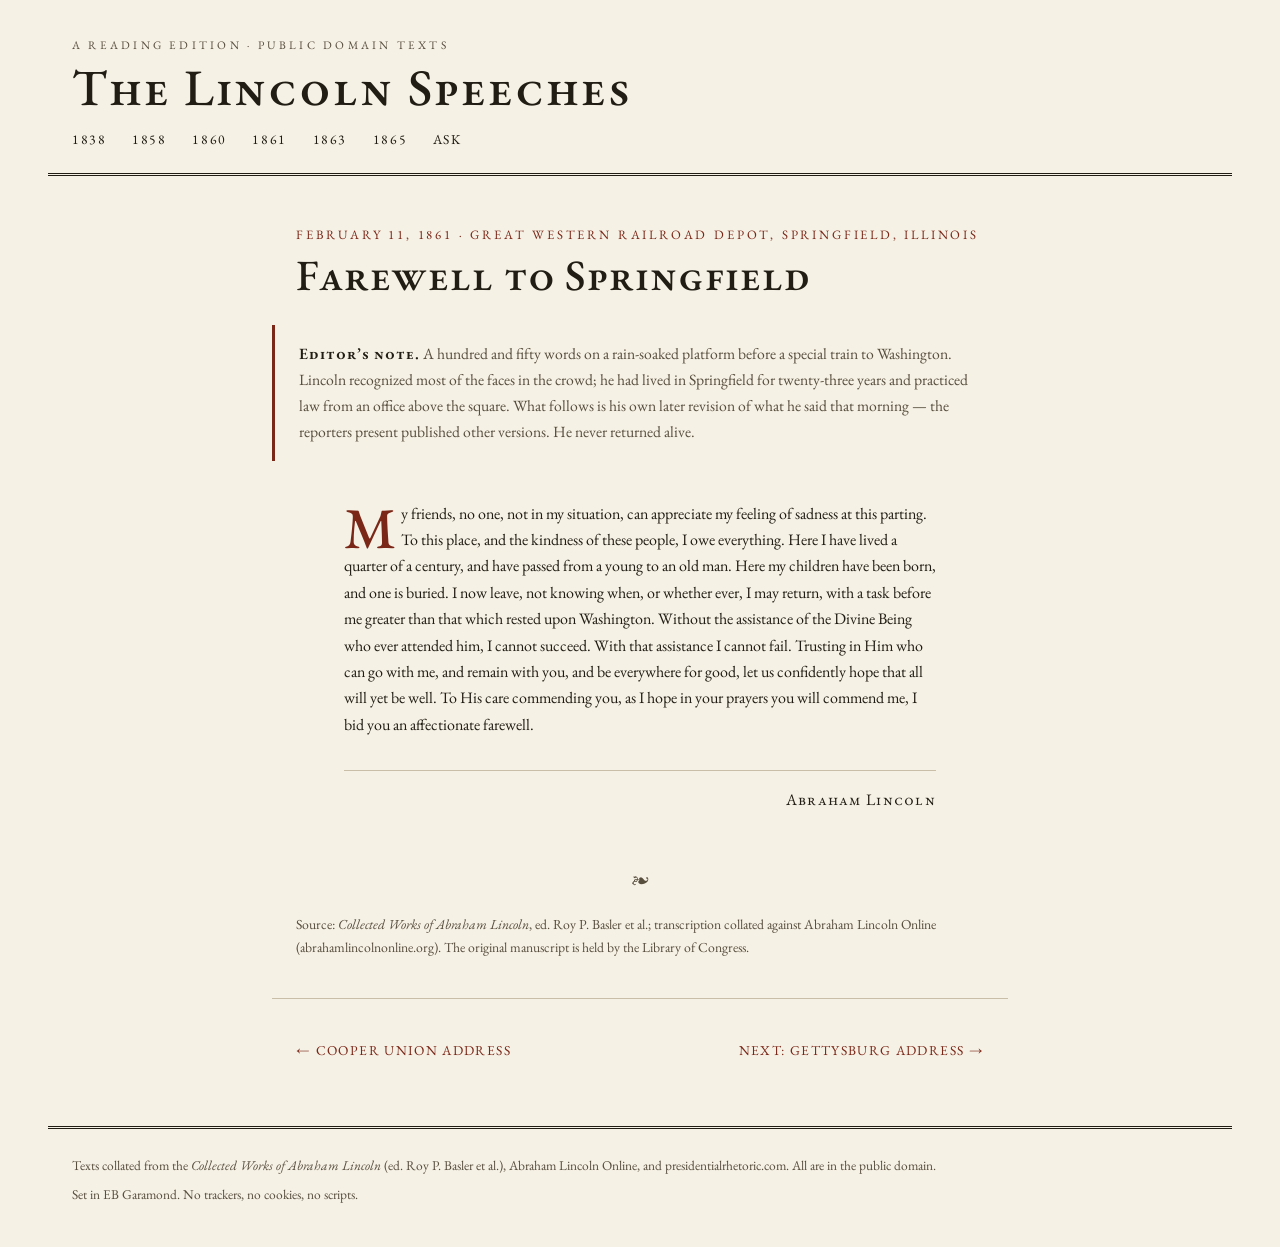
<file: speeches/farewell-1861.html>
<!DOCTYPE html>
<html lang="en">
<head>
<meta charset="utf-8">
<meta name="viewport" content="width=device-width, initial-scale=1">
<title>Farewell to Springfield (1861) — The Lincoln Speeches</title>
<meta name="description" content="Full transcript of Lincoln's Farewell Address at the Great Western Railroad depot, Springfield, Illinois, February 11, 1861.">
<link rel="preconnect" href="https://fonts.googleapis.com">
<link rel="preconnect" href="https://fonts.gstatic.com" crossorigin>
<link href="https://fonts.googleapis.com/css2?family=EB+Garamond:ital,wght@0,400;0,500;0,600;1,400&display=swap" rel="stylesheet">
<link rel="stylesheet" href="../css/style.css">
</head>
<body>

<header class="masthead">
  <p class="kicker">A reading edition · public domain texts</p>
  <h1><a href="/">The Lincoln Speeches</a></h1>
  <nav>
    <a href="/speeches/lyceum-1838.html">1838</a>
    <a href="/speeches/house-divided-1858.html">1858</a>
    <a href="/speeches/cooper-union-1860.html">1860</a>
    <a href="/speeches/farewell-1861.html">1861</a>
    <a href="/speeches/gettysburg-1863.html">1863</a>
    <a href="/speeches/second-inaugural-1865.html">1865</a>
    <a href="/ask.html">Ask</a>
  </nav>
</header>

<main>
  <header class="speech-header">
    <p class="date-place">February 11, 1861 &middot; Great Western Railroad depot, Springfield, Illinois</p>
    <h2>Farewell to Springfield</h2>
  </header>

  <aside class="editor-note">
    <strong>Editor&rsquo;s note.</strong> A hundred and fifty words on a rain-soaked platform before a special train to Washington. Lincoln recognized most of the faces in the crowd; he had lived in Springfield for twenty-three years and practiced law from an office above the square. What follows is his own later revision of what he said that morning &mdash; the reporters present published other versions. He never returned alive.
  </aside>

  <article class="transcript">
    <p class="dropcap">My friends, no one, not in my situation, can appreciate my feeling of sadness at this parting. To this place, and the kindness of these people, I owe everything. Here I have lived a quarter of a century, and have passed from a young to an old man. Here my children have been born, and one is buried. I now leave, not knowing when, or whether ever, I may return, with a task before me greater than that which rested upon Washington. Without the assistance of the Divine Being who ever attended him, I cannot succeed. With that assistance I cannot fail. Trusting in Him who can go with me, and remain with you, and be everywhere for good, let us confidently hope that all will yet be well. To His care commending you, as I hope in your prayers you will commend me, I bid you an affectionate farewell.</p>

    <p class="closing-name">Abraham Lincoln</p>
  </article>

  <p class='asterism' aria-hidden="true">&#10087;</p>
  <p class="source-note">Source: <em>Collected Works of Abraham Lincoln</em>, ed. Roy P. Basler et al.; transcription collated against Abraham Lincoln Online (abrahamlincolnonline.org). The original manuscript is held by the Library of Congress.</p>

  <nav class="pager" aria-label="Speech navigation">
    <a href="cooper-union-1860.html">&larr; Cooper Union Address</a>
    <a href="gettysburg-1863.html">Next: Gettysburg Address &rarr;</a>
  </nav>
</main>

<footer class="colophon">
  <p>Texts collated from the <em>Collected Works of Abraham Lincoln</em> (ed. Roy P. Basler et al.), Abraham Lincoln Online, and presidentialrhetoric.com. All are in the public domain.</p>
  <p>Set in EB Garamond. No trackers, no cookies, no scripts.</p>
</footer>

</body>
</html>
</file>
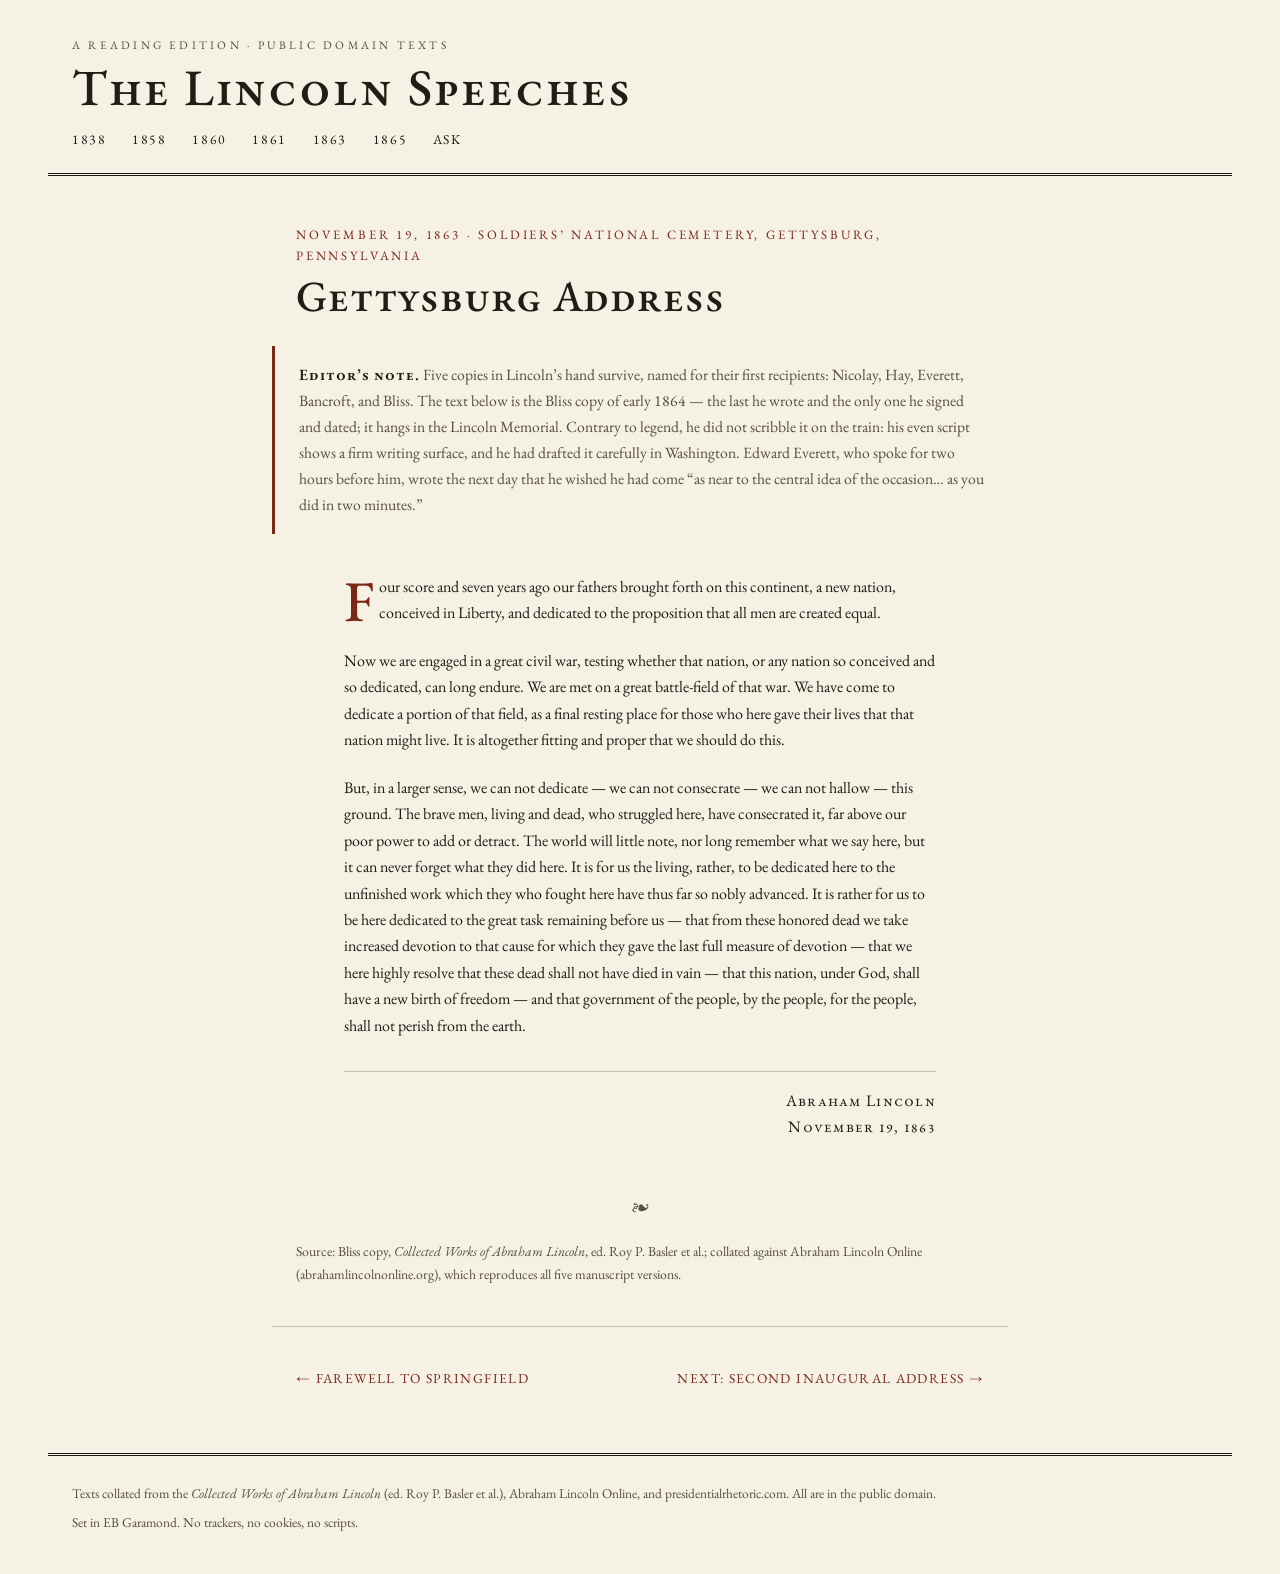
<file: speeches/gettysburg-1863.html>
<!DOCTYPE html>
<html lang="en">
<head>
<meta charset="utf-8">
<meta name="viewport" content="width=device-width, initial-scale=1">
<title>Gettysburg Address (1863) — The Lincoln Speeches</title>
<meta name="description" content="The Bliss copy of the Gettysburg Address, November 19, 1863, with notes on the five manuscript versions.">
<link rel="preconnect" href="https://fonts.googleapis.com">
<link rel="preconnect" href="https://fonts.gstatic.com" crossorigin>
<link href="https://fonts.googleapis.com/css2?family=EB+Garamond:ital,wght@0,400;0,500;0,600;1,400&display=swap" rel="stylesheet">
<link rel="stylesheet" href="../css/style.css">
</head>
<body>

<header class="masthead">
  <p class="kicker">A reading edition · public domain texts</p>
  <h1><a href="/">The Lincoln Speeches</a></h1>
  <nav>
    <a href="/speeches/lyceum-1838.html">1838</a>
    <a href="/speeches/house-divided-1858.html">1858</a>
    <a href="/speeches/cooper-union-1860.html">1860</a>
    <a href="/speeches/farewell-1861.html">1861</a>
    <a href="/speeches/gettysburg-1863.html">1863</a>
    <a href="/speeches/second-inaugural-1865.html">1865</a>
    <a href="/ask.html">Ask</a>
  </nav>
</header>

<main>
  <header class="speech-header">
    <p class="date-place">November 19, 1863 &middot; Soldiers&rsquo; National Cemetery, Gettysburg, Pennsylvania</p>
    <h2>Gettysburg Address</h2>
  </header>

  <aside class="editor-note">
    <strong>Editor&rsquo;s note.</strong> Five copies in Lincoln&rsquo;s hand survive, named for their first recipients: Nicolay, Hay, Everett, Bancroft, and Bliss. The text below is the Bliss copy of early 1864 &mdash; the last he wrote and the only one he signed and dated; it hangs in the Lincoln Memorial. Contrary to legend, he did not scribble it on the train: his even script shows a firm writing surface, and he had drafted it carefully in Washington. Edward Everett, who spoke for two hours before him, wrote the next day that he wished he had come &ldquo;as near to the central idea of the occasion&hellip; as you did in two minutes.&rdquo;
  </aside>

  <article class="transcript">
    <p class="dropcap">Four score and seven years ago our fathers brought forth on this continent, a new nation, conceived in Liberty, and dedicated to the proposition that all men are created equal.</p>

    <p>Now we are engaged in a great civil war, testing whether that nation, or any nation so conceived and so dedicated, can long endure. We are met on a great battle-field of that war. We have come to dedicate a portion of that field, as a final resting place for those who here gave their lives that that nation might live. It is altogether fitting and proper that we should do this.</p>

    <p>But, in a larger sense, we can not dedicate &mdash; we can not consecrate &mdash; we can not hallow &mdash; this ground. The brave men, living and dead, who struggled here, have consecrated it, far above our poor power to add or detract. The world will little note, nor long remember what we say here, but it can never forget what they did here. It is for us the living, rather, to be dedicated here to the unfinished work which they who fought here have thus far so nobly advanced. It is rather for us to be here dedicated to the great task remaining before us &mdash; that from these honored dead we take increased devotion to that cause for which they gave the last full measure of devotion &mdash; that we here highly resolve that these dead shall not have died in vain &mdash; that this nation, under God, shall have a new birth of freedom &mdash; and that government of the people, by the people, for the people, shall not perish from the earth.</p>

    <p class="closing-name">Abraham Lincoln<br>November 19, 1863</p>
  </article>

  <p class='asterism' aria-hidden="true">&#10087;</p>
  <p class="source-note">Source: Bliss copy, <em>Collected Works of Abraham Lincoln</em>, ed. Roy P. Basler et al.; collated against Abraham Lincoln Online (abrahamlincolnonline.org), which reproduces all five manuscript versions.</p>

  <nav class="pager" aria-label="Speech navigation">
    <a href="farewell-1861.html">&larr; Farewell to Springfield</a>
    <a href="second-inaugural-1865.html">Next: Second Inaugural Address &rarr;</a>
  </nav>
</main>

<footer class="colophon">
  <p>Texts collated from the <em>Collected Works of Abraham Lincoln</em> (ed. Roy P. Basler et al.), Abraham Lincoln Online, and presidentialrhetoric.com. All are in the public domain.</p>
  <p>Set in EB Garamond. No trackers, no cookies, no scripts.</p>
</footer>

</body>
</html>
</file>
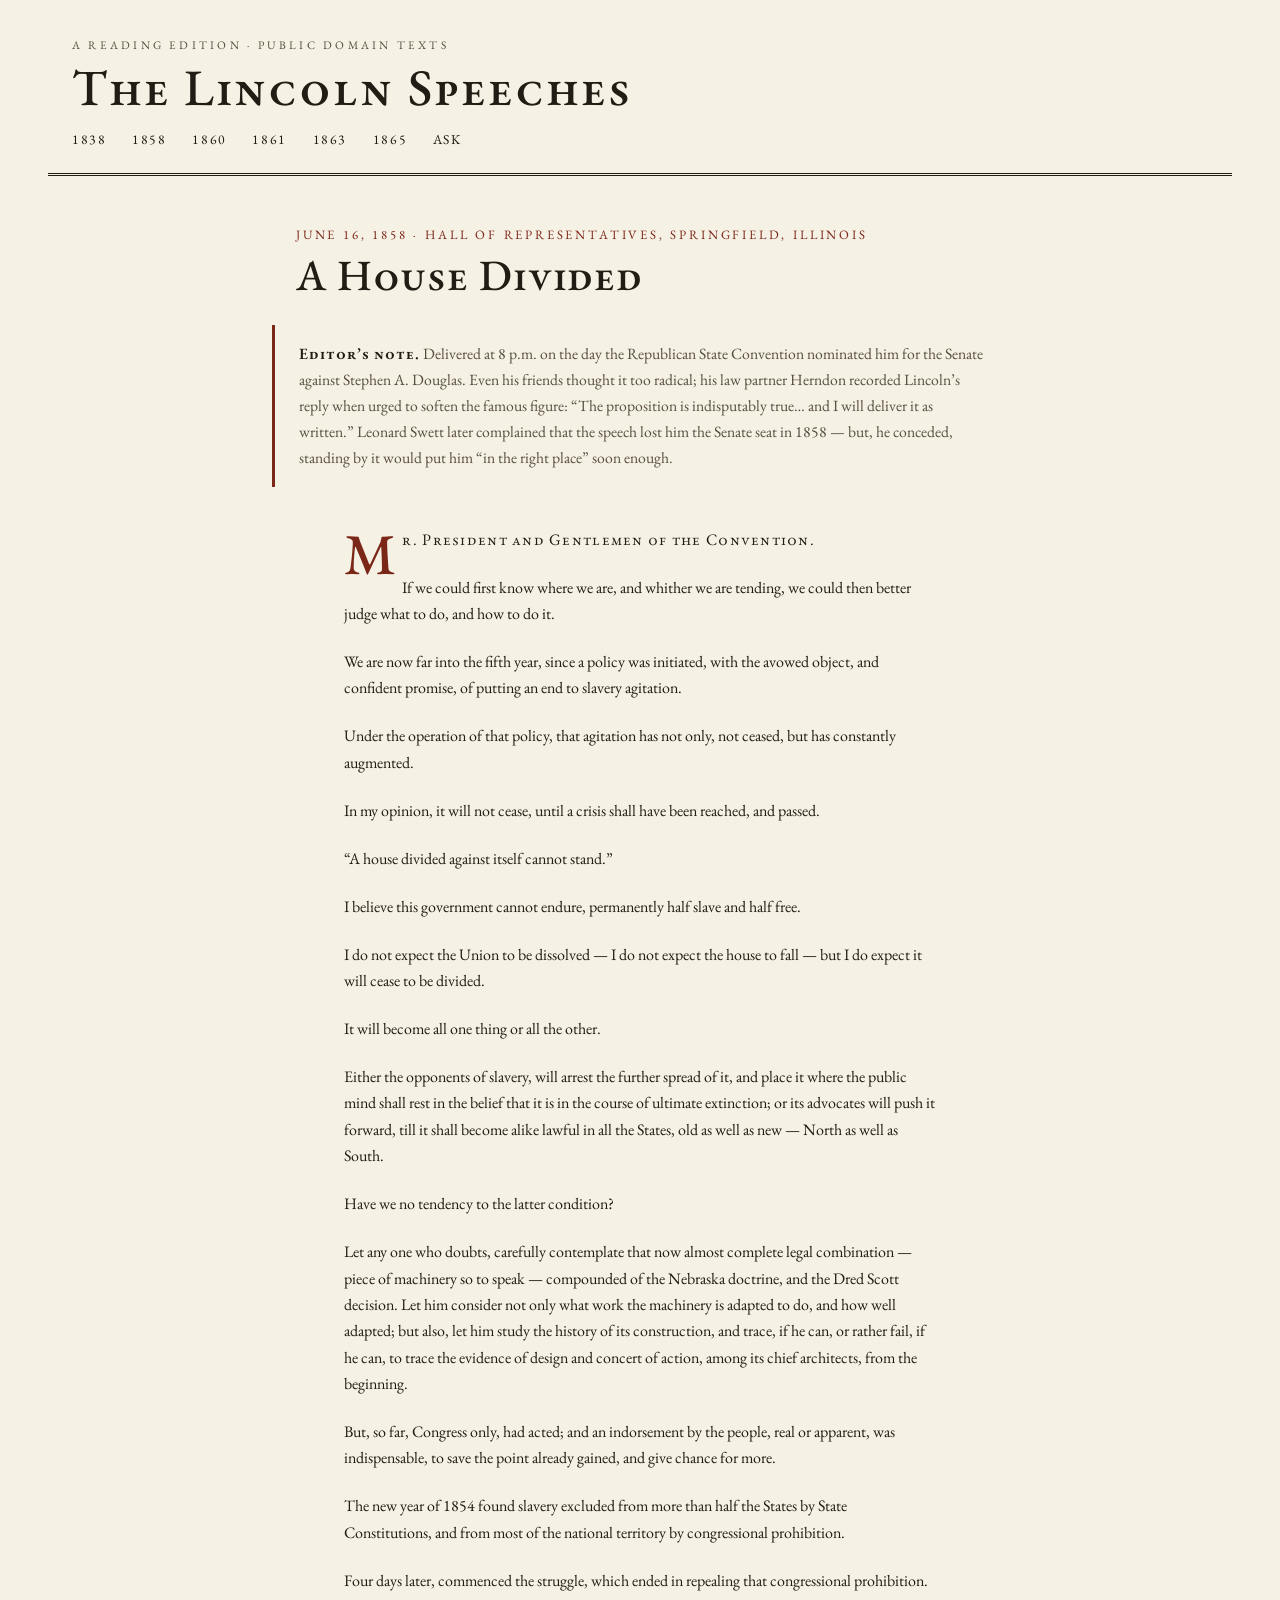
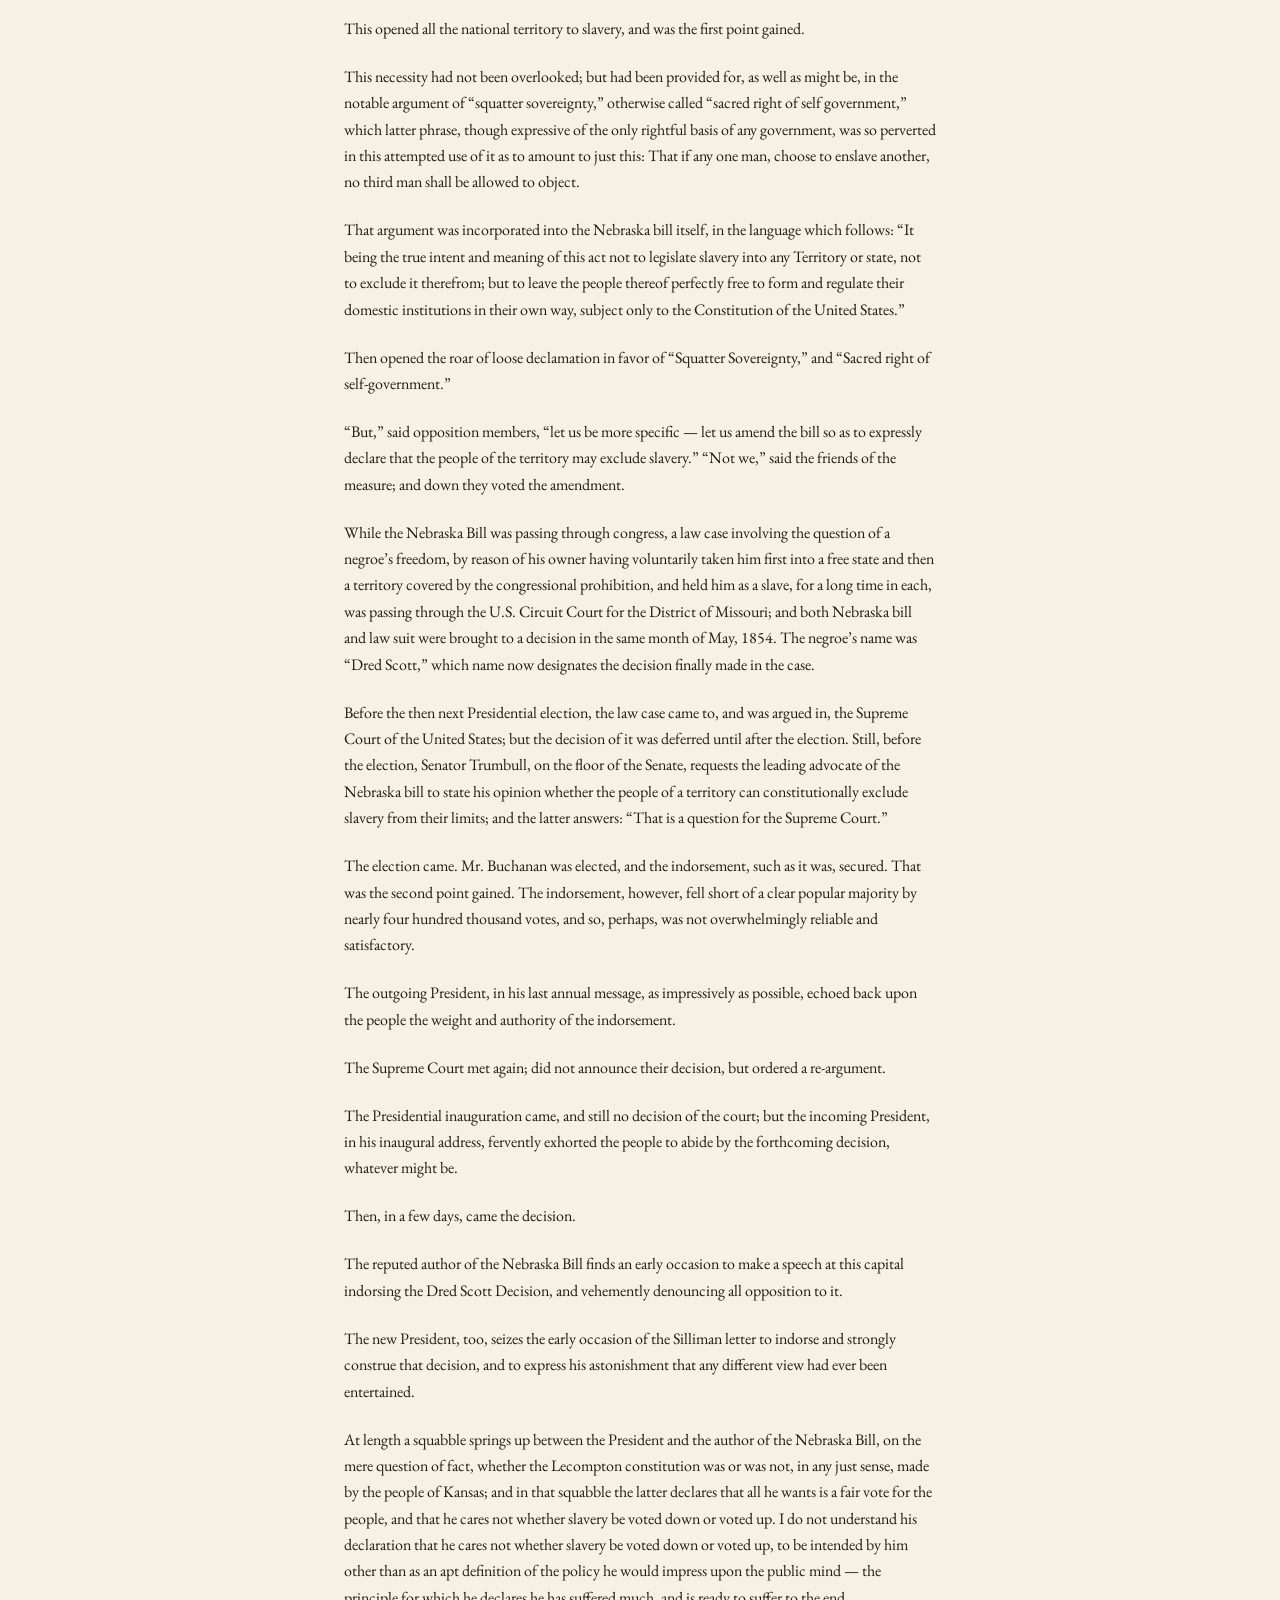
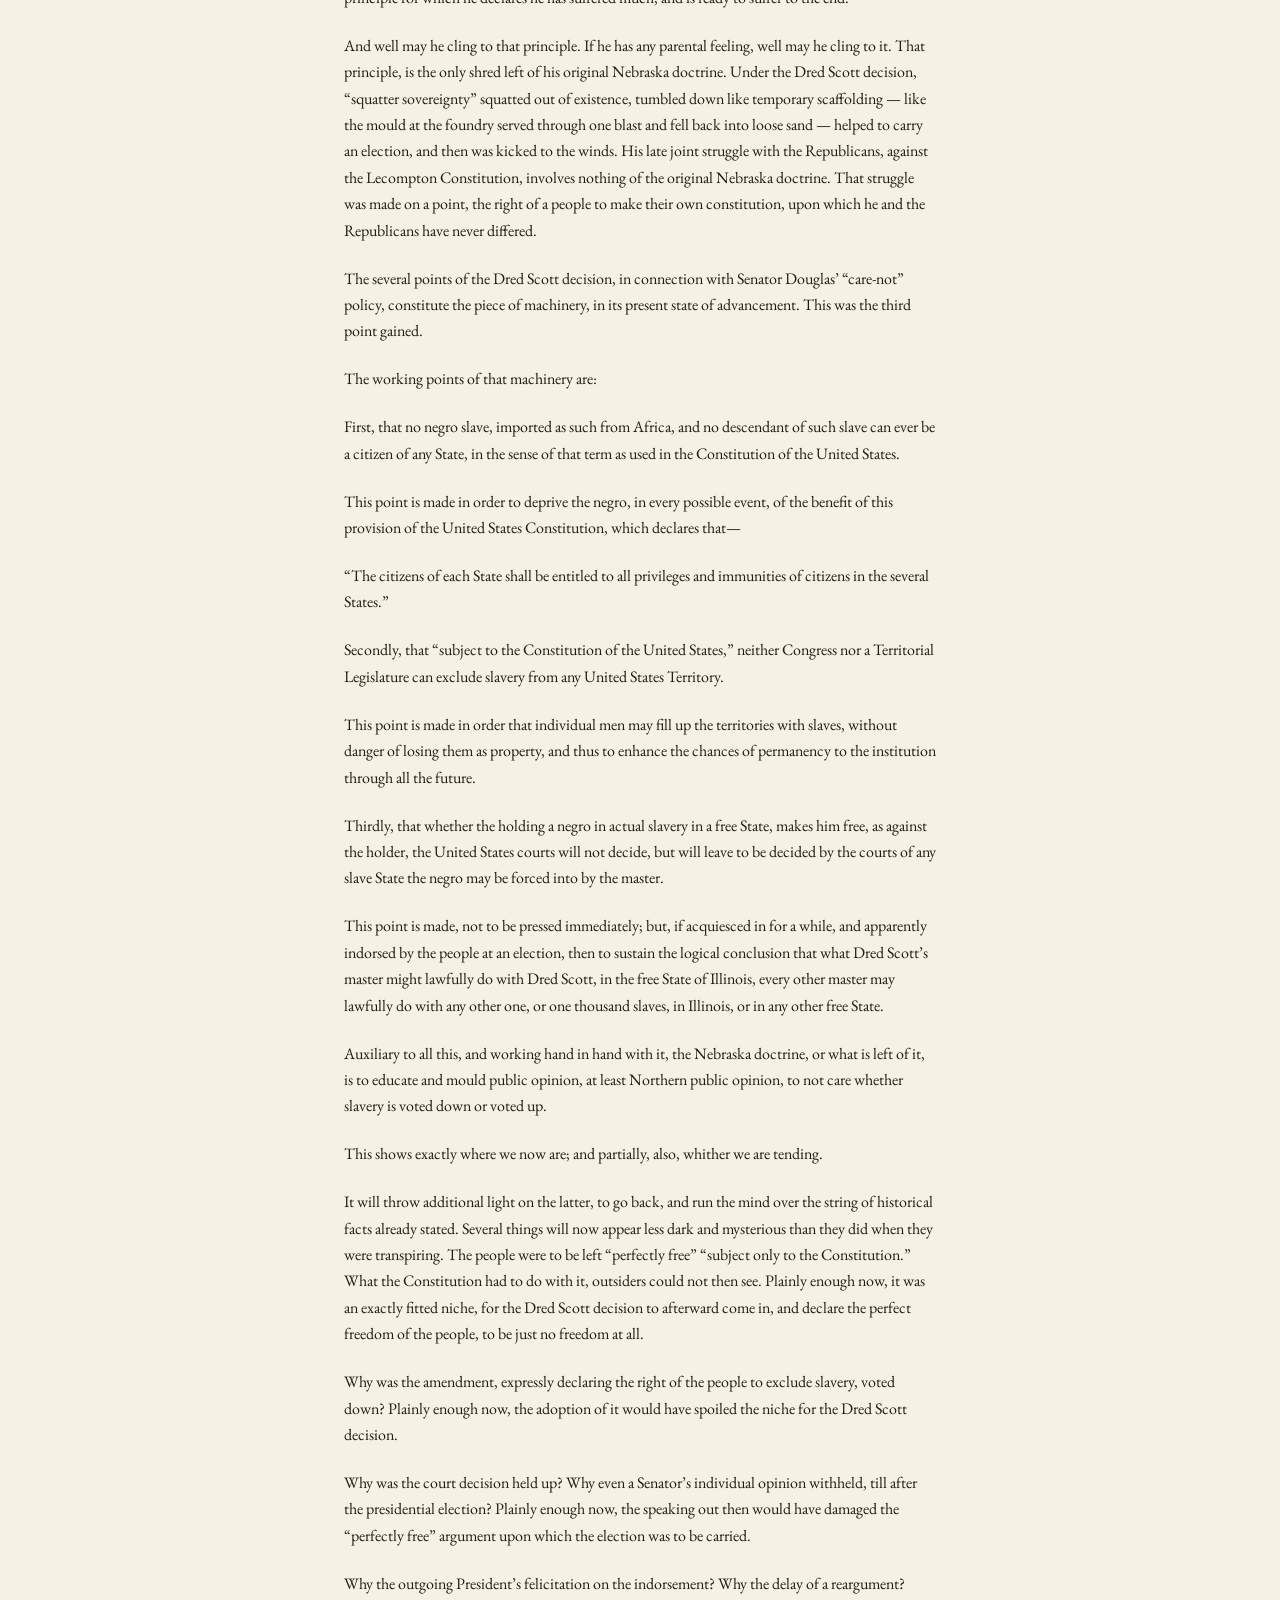
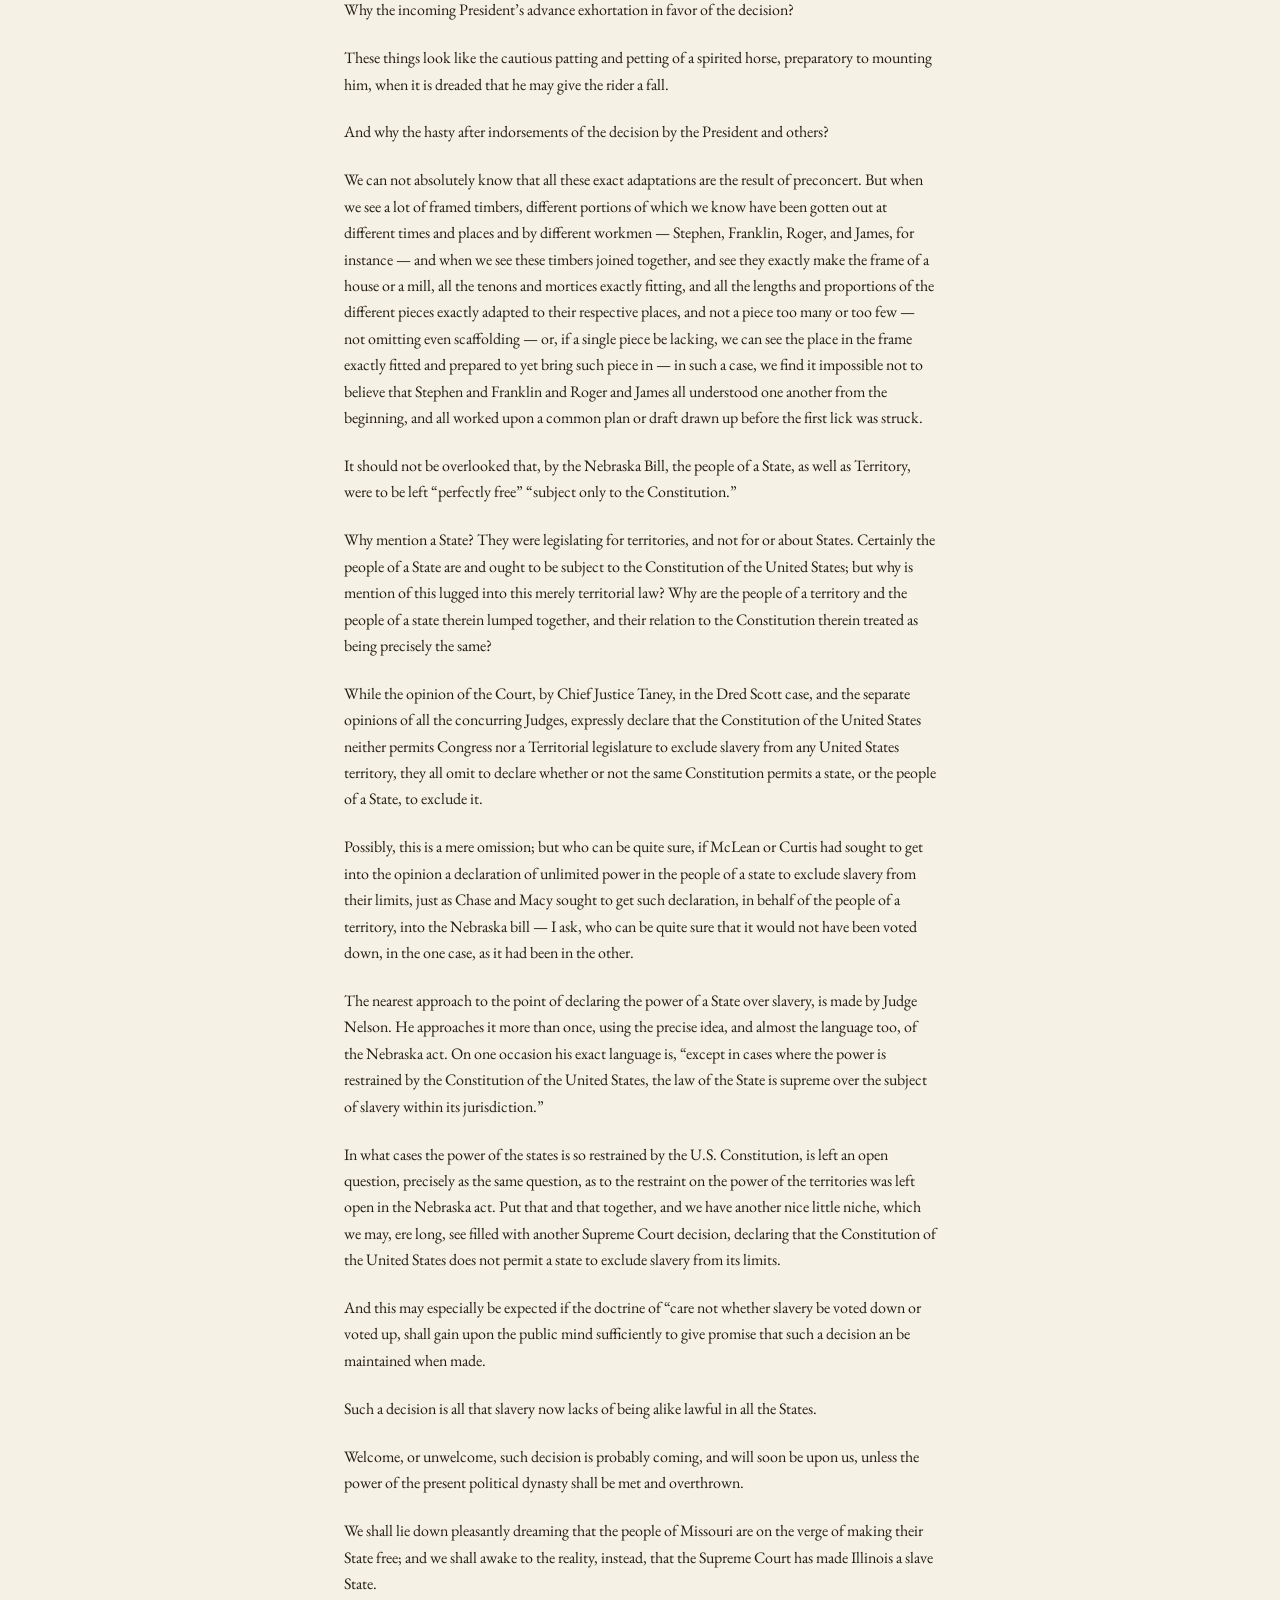
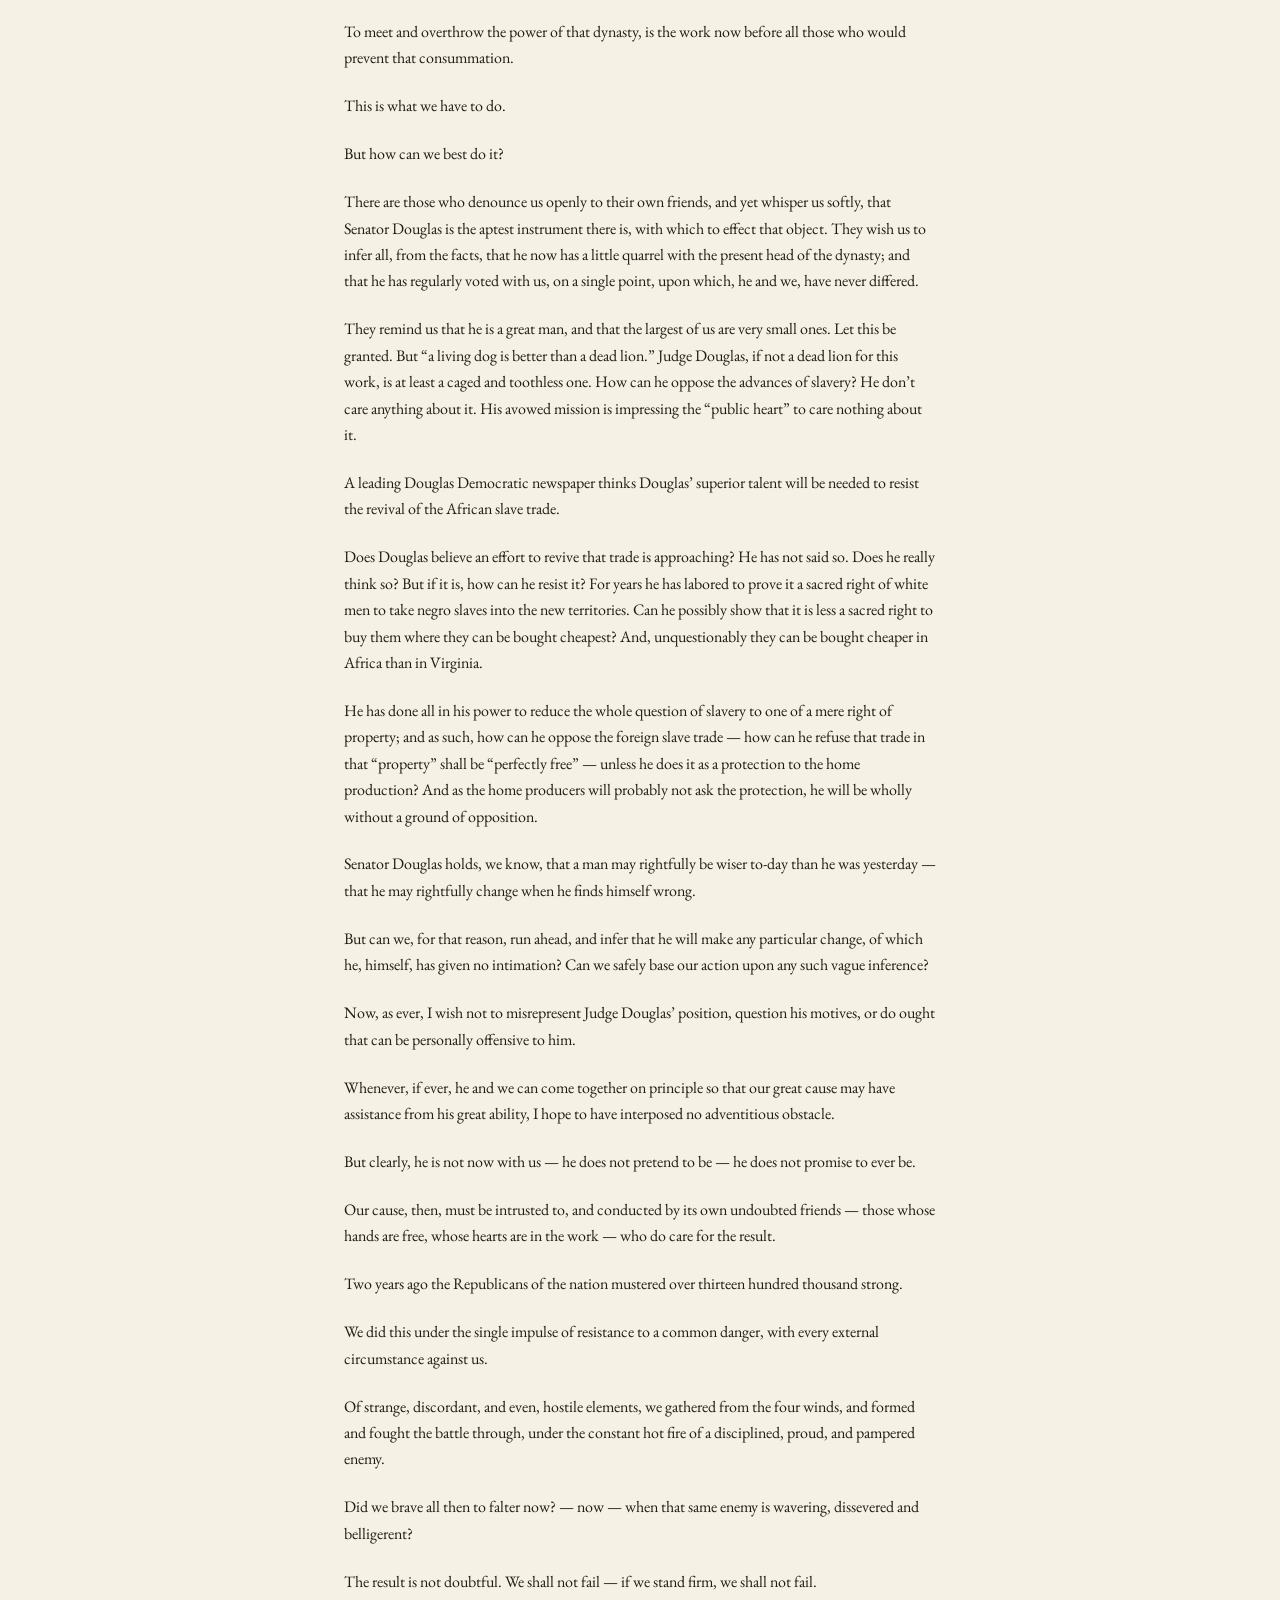
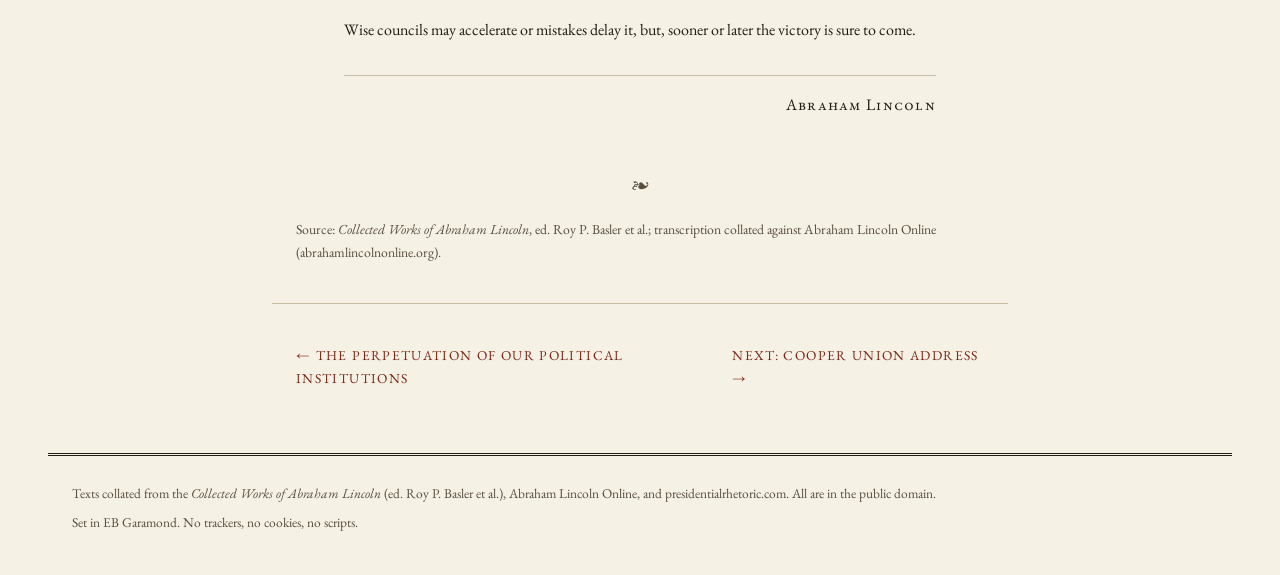
<file: speeches/house-divided-1858.html>
<!DOCTYPE html>
<html lang="en">
<head>
<meta charset="utf-8">
<meta name="viewport" content="width=device-width, initial-scale=1">
<title>A House Divided (1858) — The Lincoln Speeches</title>
<meta name="description" content="Full transcript of Lincoln's 'House Divided' speech, Springfield, Illinois, June 16, 1858.">
<link rel="preconnect" href="https://fonts.googleapis.com">
<link rel="preconnect" href="https://fonts.gstatic.com" crossorigin>
<link href="https://fonts.googleapis.com/css2?family=EB+Garamond:ital,wght@0,400;0,500;0,600;1,400&display=swap" rel="stylesheet">
<link rel="stylesheet" href="../css/style.css">
</head>
<body>

<header class="masthead">
  <p class="kicker">A reading edition · public domain texts</p>
  <h1><a href="/">The Lincoln Speeches</a></h1>
  <nav>
    <a href="/speeches/lyceum-1838.html">1838</a>
    <a href="/speeches/house-divided-1858.html">1858</a>
    <a href="/speeches/cooper-union-1860.html">1860</a>
    <a href="/speeches/farewell-1861.html">1861</a>
    <a href="/speeches/gettysburg-1863.html">1863</a>
    <a href="/speeches/second-inaugural-1865.html">1865</a>
    <a href="/ask.html">Ask</a>
  </nav>
</header>

<main>
  <header class="speech-header">
    <p class="date-place">June 16, 1858 &middot; Hall of Representatives, Springfield, Illinois</p>
    <h2>A House Divided</h2>
  </header>

  <aside class="editor-note">
    <strong>Editor&rsquo;s note.</strong> Delivered at 8 p.m. on the day the Republican State Convention nominated him for the Senate against Stephen A. Douglas. Even his friends thought it too radical; his law partner Herndon recorded Lincoln&rsquo;s reply when urged to soften the famous figure: &ldquo;The proposition is indisputably true&hellip; and I will deliver it as written.&rdquo; Leonard Swett later complained that the speech lost him the Senate seat in 1858 &mdash; but, he conceded, standing by it would put him &ldquo;in the right place&rdquo; soon enough.
  </aside>

  <article class="transcript">
    <p class="dropcap salut">Mr. President and Gentlemen of the Convention.</p>

    <p>If we could first know where we are, and whither we are tending, we could then better judge what to do, and how to do it.</p>

    <p>We are now far into the fifth year, since a policy was initiated, with the avowed object, and confident promise, of putting an end to slavery agitation.</p>

    <p>Under the operation of that policy, that agitation has not only, not ceased, but has constantly augmented.</p>

    <p>In my opinion, it will not cease, until a crisis shall have been reached, and passed.</p>

    <p>&ldquo;A house divided against itself cannot stand.&rdquo;</p>

    <p>I believe this government cannot endure, permanently half slave and half free.</p>

    <p>I do not expect the Union to be dissolved &mdash; I do not expect the house to fall &mdash; but I do expect it will cease to be divided.</p>

    <p>It will become all one thing or all the other.</p>

    <p>Either the opponents of slavery, will arrest the further spread of it, and place it where the public mind shall rest in the belief that it is in the course of ultimate extinction; or its advocates will push it forward, till it shall become alike lawful in all the States, old as well as new &mdash; North as well as South.</p>

    <p>Have we no tendency to the latter condition?</p>

    <p>Let any one who doubts, carefully contemplate that now almost complete legal combination &mdash; piece of machinery so to speak &mdash; compounded of the Nebraska doctrine, and the Dred Scott decision. Let him consider not only what work the machinery is adapted to do, and how well adapted; but also, let him study the history of its construction, and trace, if he can, or rather fail, if he can, to trace the evidence of design and concert of action, among its chief architects, from the beginning.</p>

    <p>But, so far, Congress only, had acted; and an indorsement by the people, real or apparent, was indispensable, to save the point already gained, and give chance for more.</p>

    <p>The new year of 1854 found slavery excluded from more than half the States by State Constitutions, and from most of the national territory by congressional prohibition.</p>

    <p>Four days later, commenced the struggle, which ended in repealing that congressional prohibition.</p>

    <p>This opened all the national territory to slavery, and was the first point gained.</p>

    <p>This necessity had not been overlooked; but had been provided for, as well as might be, in the notable argument of &ldquo;squatter sovereignty,&rdquo; otherwise called &ldquo;sacred right of self government,&rdquo; which latter phrase, though expressive of the only rightful basis of any government, was so perverted in this attempted use of it as to amount to just this: That if any one man, choose to enslave another, no third man shall be allowed to object.</p>

    <p>That argument was incorporated into the Nebraska bill itself, in the language which follows: &ldquo;It being the true intent and meaning of this act not to legislate slavery into any Territory or state, not to exclude it therefrom; but to leave the people thereof perfectly free to form and regulate their domestic institutions in their own way, subject only to the Constitution of the United States.&rdquo;</p>

    <p>Then opened the roar of loose declamation in favor of &ldquo;Squatter Sovereignty,&rdquo; and &ldquo;Sacred right of self-government.&rdquo;</p>

    <p>&ldquo;But,&rdquo; said opposition members, &ldquo;let us be more specific &mdash; let us amend the bill so as to expressly declare that the people of the territory may exclude slavery.&rdquo; &ldquo;Not we,&rdquo; said the friends of the measure; and down they voted the amendment.</p>

    <p>While the Nebraska Bill was passing through congress, a law case involving the question of a negroe&rsquo;s freedom, by reason of his owner having voluntarily taken him first into a free state and then a territory covered by the congressional prohibition, and held him as a slave, for a long time in each, was passing through the U.S. Circuit Court for the District of Missouri; and both Nebraska bill and law suit were brought to a decision in the same month of May, 1854. The negroe&rsquo;s name was &ldquo;Dred Scott,&rdquo; which name now designates the decision finally made in the case.</p>

    <p>Before the then next Presidential election, the law case came to, and was argued in, the Supreme Court of the United States; but the decision of it was deferred until after the election. Still, before the election, Senator Trumbull, on the floor of the Senate, requests the leading advocate of the Nebraska bill to state his opinion whether the people of a territory can constitutionally exclude slavery from their limits; and the latter answers: &ldquo;That is a question for the Supreme Court.&rdquo;</p>

    <p>The election came. Mr. Buchanan was elected, and the indorsement, such as it was, secured. That was the second point gained. The indorsement, however, fell short of a clear popular majority by nearly four hundred thousand votes, and so, perhaps, was not overwhelmingly reliable and satisfactory.</p>

    <p>The outgoing President, in his last annual message, as impressively as possible, echoed back upon the people the weight and authority of the indorsement.</p>

    <p>The Supreme Court met again; did not announce their decision, but ordered a re-argument.</p>

    <p>The Presidential inauguration came, and still no decision of the court; but the incoming President, in his inaugural address, fervently exhorted the people to abide by the forthcoming decision, whatever might be.</p>

    <p>Then, in a few days, came the decision.</p>

    <p>The reputed author of the Nebraska Bill finds an early occasion to make a speech at this capital indorsing the Dred Scott Decision, and vehemently denouncing all opposition to it.</p>

    <p>The new President, too, seizes the early occasion of the Silliman letter to indorse and strongly construe that decision, and to express his astonishment that any different view had ever been entertained.</p>

    <p>At length a squabble springs up between the President and the author of the Nebraska Bill, on the mere question of fact, whether the Lecompton constitution was or was not, in any just sense, made by the people of Kansas; and in that squabble the latter declares that all he wants is a fair vote for the people, and that he cares not whether slavery be voted down or voted up. I do not understand his declaration that he cares not whether slavery be voted down or voted up, to be intended by him other than as an apt definition of the policy he would impress upon the public mind &mdash; the principle for which he declares he has suffered much, and is ready to suffer to the end.</p>

    <p>And well may he cling to that principle. If he has any parental feeling, well may he cling to it. That principle, is the only shred left of his original Nebraska doctrine. Under the Dred Scott decision, &ldquo;squatter sovereignty&rdquo; squatted out of existence, tumbled down like temporary scaffolding &mdash; like the mould at the foundry served through one blast and fell back into loose sand &mdash; helped to carry an election, and then was kicked to the winds. His late joint struggle with the Republicans, against the Lecompton Constitution, involves nothing of the original Nebraska doctrine. That struggle was made on a point, the right of a people to make their own constitution, upon which he and the Republicans have never differed.</p>

    <p>The several points of the Dred Scott decision, in connection with Senator Douglas&rsquo; &ldquo;care-not&rdquo; policy, constitute the piece of machinery, in its present state of advancement. This was the third point gained.</p>

    <p>The working points of that machinery are:</p>

    <p>First, that no negro slave, imported as such from Africa, and no descendant of such slave can ever be a citizen of any State, in the sense of that term as used in the Constitution of the United States.</p>

    <p>This point is made in order to deprive the negro, in every possible event, of the benefit of this provision of the United States Constitution, which declares that&mdash;</p>

    <p>&ldquo;The citizens of each State shall be entitled to all privileges and immunities of citizens in the several States.&rdquo;</p>

    <p>Secondly, that &ldquo;subject to the Constitution of the United States,&rdquo; neither Congress nor a Territorial Legislature can exclude slavery from any United States Territory.</p>

    <p>This point is made in order that individual men may fill up the territories with slaves, without danger of losing them as property, and thus to enhance the chances of permanency to the institution through all the future.</p>

    <p>Thirdly, that whether the holding a negro in actual slavery in a free State, makes him free, as against the holder, the United States courts will not decide, but will leave to be decided by the courts of any slave State the negro may be forced into by the master.</p>

    <p>This point is made, not to be pressed immediately; but, if acquiesced in for a while, and apparently indorsed by the people at an election, then to sustain the logical conclusion that what Dred Scott&rsquo;s master might lawfully do with Dred Scott, in the free State of Illinois, every other master may lawfully do with any other one, or one thousand slaves, in Illinois, or in any other free State.</p>

    <p>Auxiliary to all this, and working hand in hand with it, the Nebraska doctrine, or what is left of it, is to educate and mould public opinion, at least Northern public opinion, to not care whether slavery is voted down or voted up.</p>

    <p>This shows exactly where we now are; and partially, also, whither we are tending.</p>

    <p>It will throw additional light on the latter, to go back, and run the mind over the string of historical facts already stated. Several things will now appear less dark and mysterious than they did when they were transpiring. The people were to be left &ldquo;perfectly free&rdquo; &ldquo;subject only to the Constitution.&rdquo; What the Constitution had to do with it, outsiders could not then see. Plainly enough now, it was an exactly fitted niche, for the Dred Scott decision to afterward come in, and declare the perfect freedom of the people, to be just no freedom at all.</p>

    <p>Why was the amendment, expressly declaring the right of the people to exclude slavery, voted down? Plainly enough now, the adoption of it would have spoiled the niche for the Dred Scott decision.</p>

    <p>Why was the court decision held up? Why even a Senator&rsquo;s individual opinion withheld, till after the presidential election? Plainly enough now, the speaking out then would have damaged the &ldquo;perfectly free&rdquo; argument upon which the election was to be carried.</p>

    <p>Why the outgoing President&rsquo;s felicitation on the indorsement? Why the delay of a reargument? Why the incoming President&rsquo;s advance exhortation in favor of the decision?</p>

    <p>These things look like the cautious patting and petting of a spirited horse, preparatory to mounting him, when it is dreaded that he may give the rider a fall.</p>

    <p>And why the hasty after indorsements of the decision by the President and others?</p>

    <p>We can not absolutely know that all these exact adaptations are the result of preconcert. But when we see a lot of framed timbers, different portions of which we know have been gotten out at different times and places and by different workmen &mdash; Stephen, Franklin, Roger, and James, for instance &mdash; and when we see these timbers joined together, and see they exactly make the frame of a house or a mill, all the tenons and mortices exactly fitting, and all the lengths and proportions of the different pieces exactly adapted to their respective places, and not a piece too many or too few &mdash; not omitting even scaffolding &mdash; or, if a single piece be lacking, we can see the place in the frame exactly fitted and prepared to yet bring such piece in &mdash; in such a case, we find it impossible not to believe that Stephen and Franklin and Roger and James all understood one another from the beginning, and all worked upon a common plan or draft drawn up before the first lick was struck.</p>

    <p>It should not be overlooked that, by the Nebraska Bill, the people of a State, as well as Territory, were to be left &ldquo;perfectly free&rdquo; &ldquo;subject only to the Constitution.&rdquo;</p>

    <p>Why mention a State? They were legislating for territories, and not for or about States. Certainly the people of a State are and ought to be subject to the Constitution of the United States; but why is mention of this lugged into this merely territorial law? Why are the people of a territory and the people of a state therein lumped together, and their relation to the Constitution therein treated as being precisely the same?</p>

    <p>While the opinion of the Court, by Chief Justice Taney, in the Dred Scott case, and the separate opinions of all the concurring Judges, expressly declare that the Constitution of the United States neither permits Congress nor a Territorial legislature to exclude slavery from any United States territory, they all omit to declare whether or not the same Constitution permits a state, or the people of a State, to exclude it.</p>

    <p>Possibly, this is a mere omission; but who can be quite sure, if McLean or Curtis had sought to get into the opinion a declaration of unlimited power in the people of a state to exclude slavery from their limits, just as Chase and Macy sought to get such declaration, in behalf of the people of a territory, into the Nebraska bill &mdash; I ask, who can be quite sure that it would not have been voted down, in the one case, as it had been in the other.</p>

    <p>The nearest approach to the point of declaring the power of a State over slavery, is made by Judge Nelson. He approaches it more than once, using the precise idea, and almost the language too, of the Nebraska act. On one occasion his exact language is, &ldquo;except in cases where the power is restrained by the Constitution of the United States, the law of the State is supreme over the subject of slavery within its jurisdiction.&rdquo;</p>

    <p>In what cases the power of the states is so restrained by the U.S. Constitution, is left an open question, precisely as the same question, as to the restraint on the power of the territories was left open in the Nebraska act. Put that and that together, and we have another nice little niche, which we may, ere long, see filled with another Supreme Court decision, declaring that the Constitution of the United States does not permit a state to exclude slavery from its limits.</p>

    <p>And this may especially be expected if the doctrine of &ldquo;care not whether slavery be voted down or voted up, shall gain upon the public mind sufficiently to give promise that such a decision an be maintained when made.</p>

    <p>Such a decision is all that slavery now lacks of being alike lawful in all the States.</p>

    <p>Welcome, or unwelcome, such decision is probably coming, and will soon be upon us, unless the power of the present political dynasty shall be met and overthrown.</p>

    <p>We shall lie down pleasantly dreaming that the people of Missouri are on the verge of making their State free; and we shall awake to the reality, instead, that the Supreme Court has made Illinois a slave State.</p>

    <p>To meet and overthrow the power of that dynasty, is the work now before all those who would prevent that consummation.</p>

    <p>This is what we have to do.</p>

    <p>But how can we best do it?</p>

    <p>There are those who denounce us openly to their own friends, and yet whisper us softly, that Senator Douglas is the aptest instrument there is, with which to effect that object. They wish us to infer all, from the facts, that he now has a little quarrel with the present head of the dynasty; and that he has regularly voted with us, on a single point, upon which, he and we, have never differed.</p>

    <p>They remind us that he is a great man, and that the largest of us are very small ones. Let this be granted. But &ldquo;a living dog is better than a dead lion.&rdquo; Judge Douglas, if not a dead lion for this work, is at least a caged and toothless one. How can he oppose the advances of slavery? He don&rsquo;t care anything about it. His avowed mission is impressing the &ldquo;public heart&rdquo; to care nothing about it.</p>

    <p>A leading Douglas Democratic newspaper thinks Douglas&rsquo; superior talent will be needed to resist the revival of the African slave trade.</p>

    <p>Does Douglas believe an effort to revive that trade is approaching? He has not said so. Does he really think so? But if it is, how can he resist it? For years he has labored to prove it a sacred right of white men to take negro slaves into the new territories. Can he possibly show that it is less a sacred right to buy them where they can be bought cheapest? And, unquestionably they can be bought cheaper in Africa than in Virginia.</p>

    <p>He has done all in his power to reduce the whole question of slavery to one of a mere right of property; and as such, how can he oppose the foreign slave trade &mdash; how can he refuse that trade in that &ldquo;property&rdquo; shall be &ldquo;perfectly free&rdquo; &mdash; unless he does it as a protection to the home production? And as the home producers will probably not ask the protection, he will be wholly without a ground of opposition.</p>

    <p>Senator Douglas holds, we know, that a man may rightfully be wiser to-day than he was yesterday &mdash; that he may rightfully change when he finds himself wrong.</p>

    <p>But can we, for that reason, run ahead, and infer that he will make any particular change, of which he, himself, has given no intimation? Can we safely base our action upon any such vague inference?</p>

    <p>Now, as ever, I wish not to misrepresent Judge Douglas&rsquo; position, question his motives, or do ought that can be personally offensive to him.</p>

    <p>Whenever, if ever, he and we can come together on principle so that our great cause may have assistance from his great ability, I hope to have interposed no adventitious obstacle.</p>

    <p>But clearly, he is not now with us &mdash; he does not pretend to be &mdash; he does not promise to ever be.</p>

    <p>Our cause, then, must be intrusted to, and conducted by its own undoubted friends &mdash; those whose hands are free, whose hearts are in the work &mdash; who do care for the result.</p>

    <p>Two years ago the Republicans of the nation mustered over thirteen hundred thousand strong.</p>

    <p>We did this under the single impulse of resistance to a common danger, with every external circumstance against us.</p>

    <p>Of strange, discordant, and even, hostile elements, we gathered from the four winds, and formed and fought the battle through, under the constant hot fire of a disciplined, proud, and pampered enemy.</p>

    <p>Did we brave all then to falter now? &mdash; now &mdash; when that same enemy is wavering, dissevered and belligerent?</p>

    <p>The result is not doubtful. We shall not fail &mdash; if we stand firm, we shall not fail.</p>

    <p>Wise councils may accelerate or mistakes delay it, but, sooner or later the victory is sure to come.</p>

    <p class="closing-name">Abraham Lincoln</p>
  </article>

  <p class='asterism' aria-hidden="true">&#10087;</p>
  <p class="source-note">Source: <em>Collected Works of Abraham Lincoln</em>, ed. Roy P. Basler et al.; transcription collated against Abraham Lincoln Online (abrahamlincolnonline.org).</p>

  <nav class="pager" aria-label="Speech navigation">
    <a href="lyceum-1838.html">&larr; The Perpetuation of Our Political Institutions</a>
    <a href="cooper-union-1860.html">Next: Cooper Union Address &rarr;</a>
  </nav>
</main>

<footer class="colophon">
  <p>Texts collated from the <em>Collected Works of Abraham Lincoln</em> (ed. Roy P. Basler et al.), Abraham Lincoln Online, and presidentialrhetoric.com. All are in the public domain.</p>
  <p>Set in EB Garamond. No trackers, no cookies, no scripts.</p>
</footer>

</body>
</html>
</file>
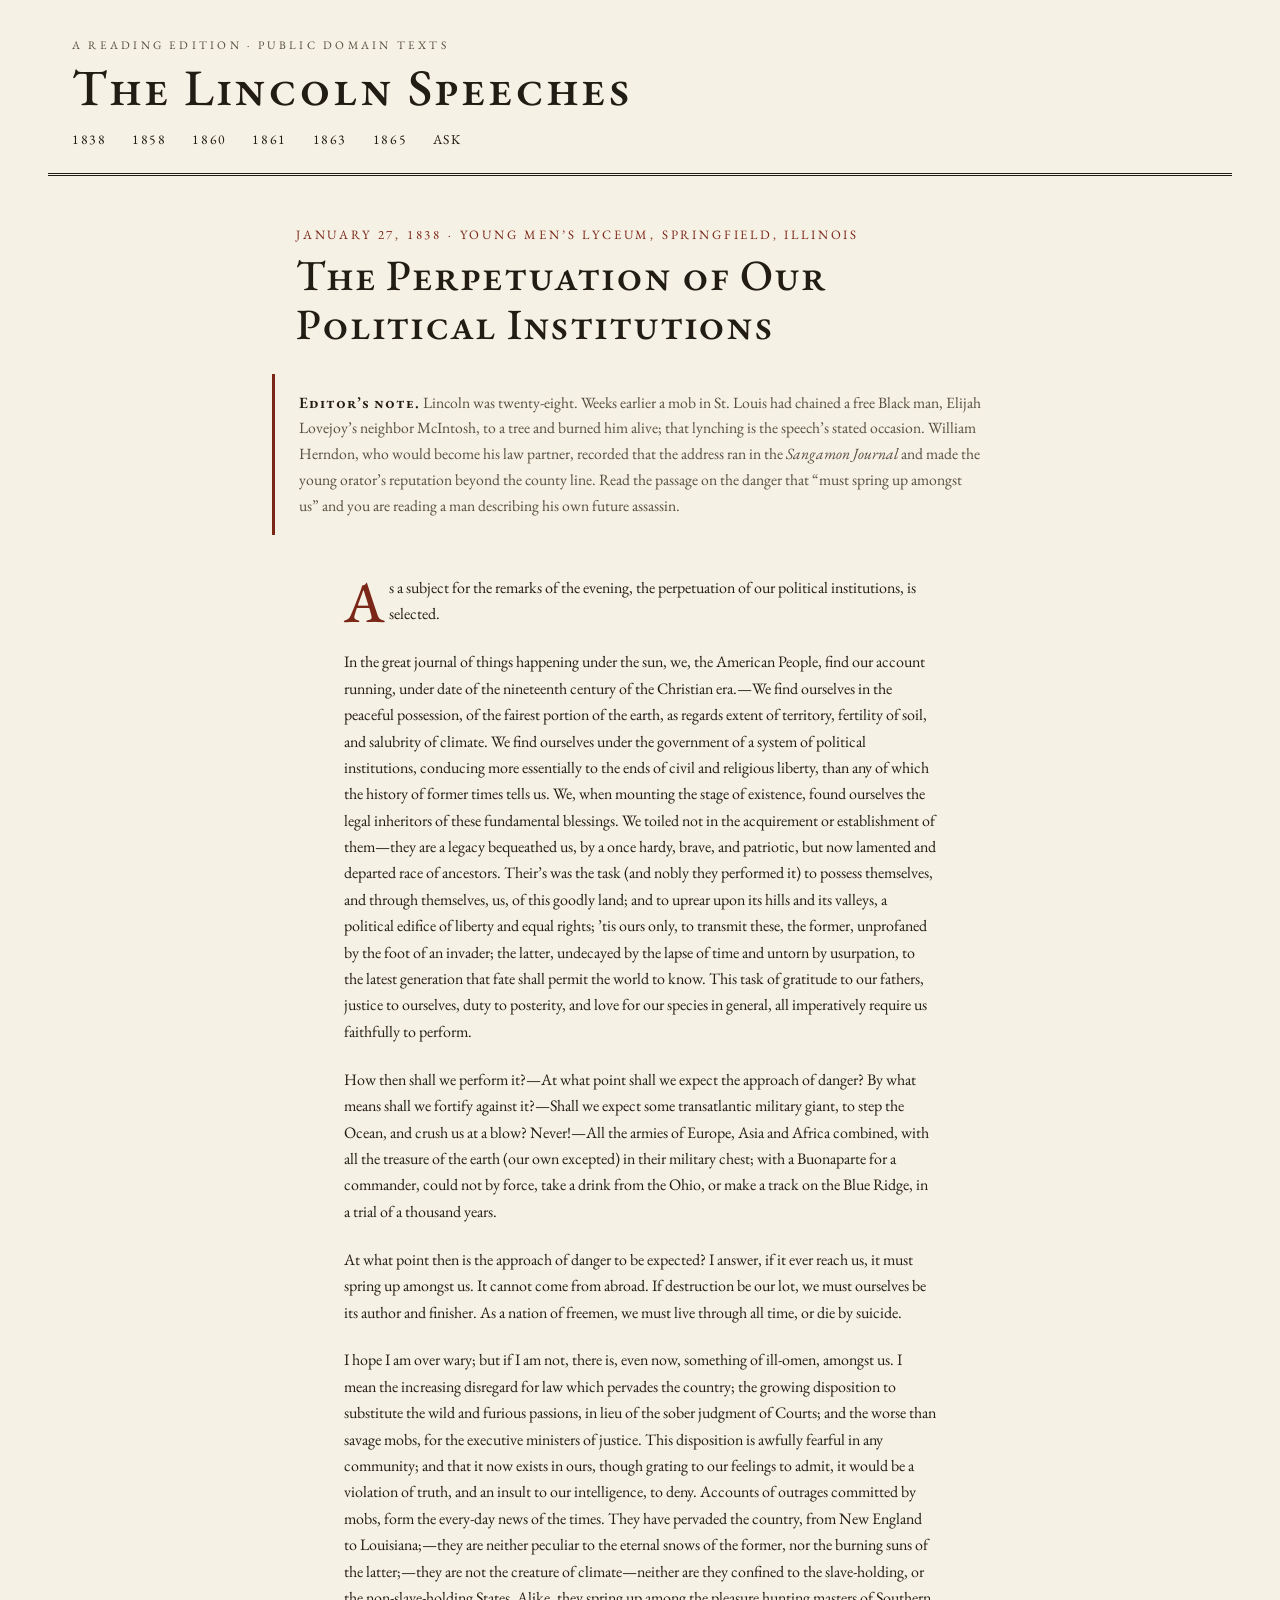
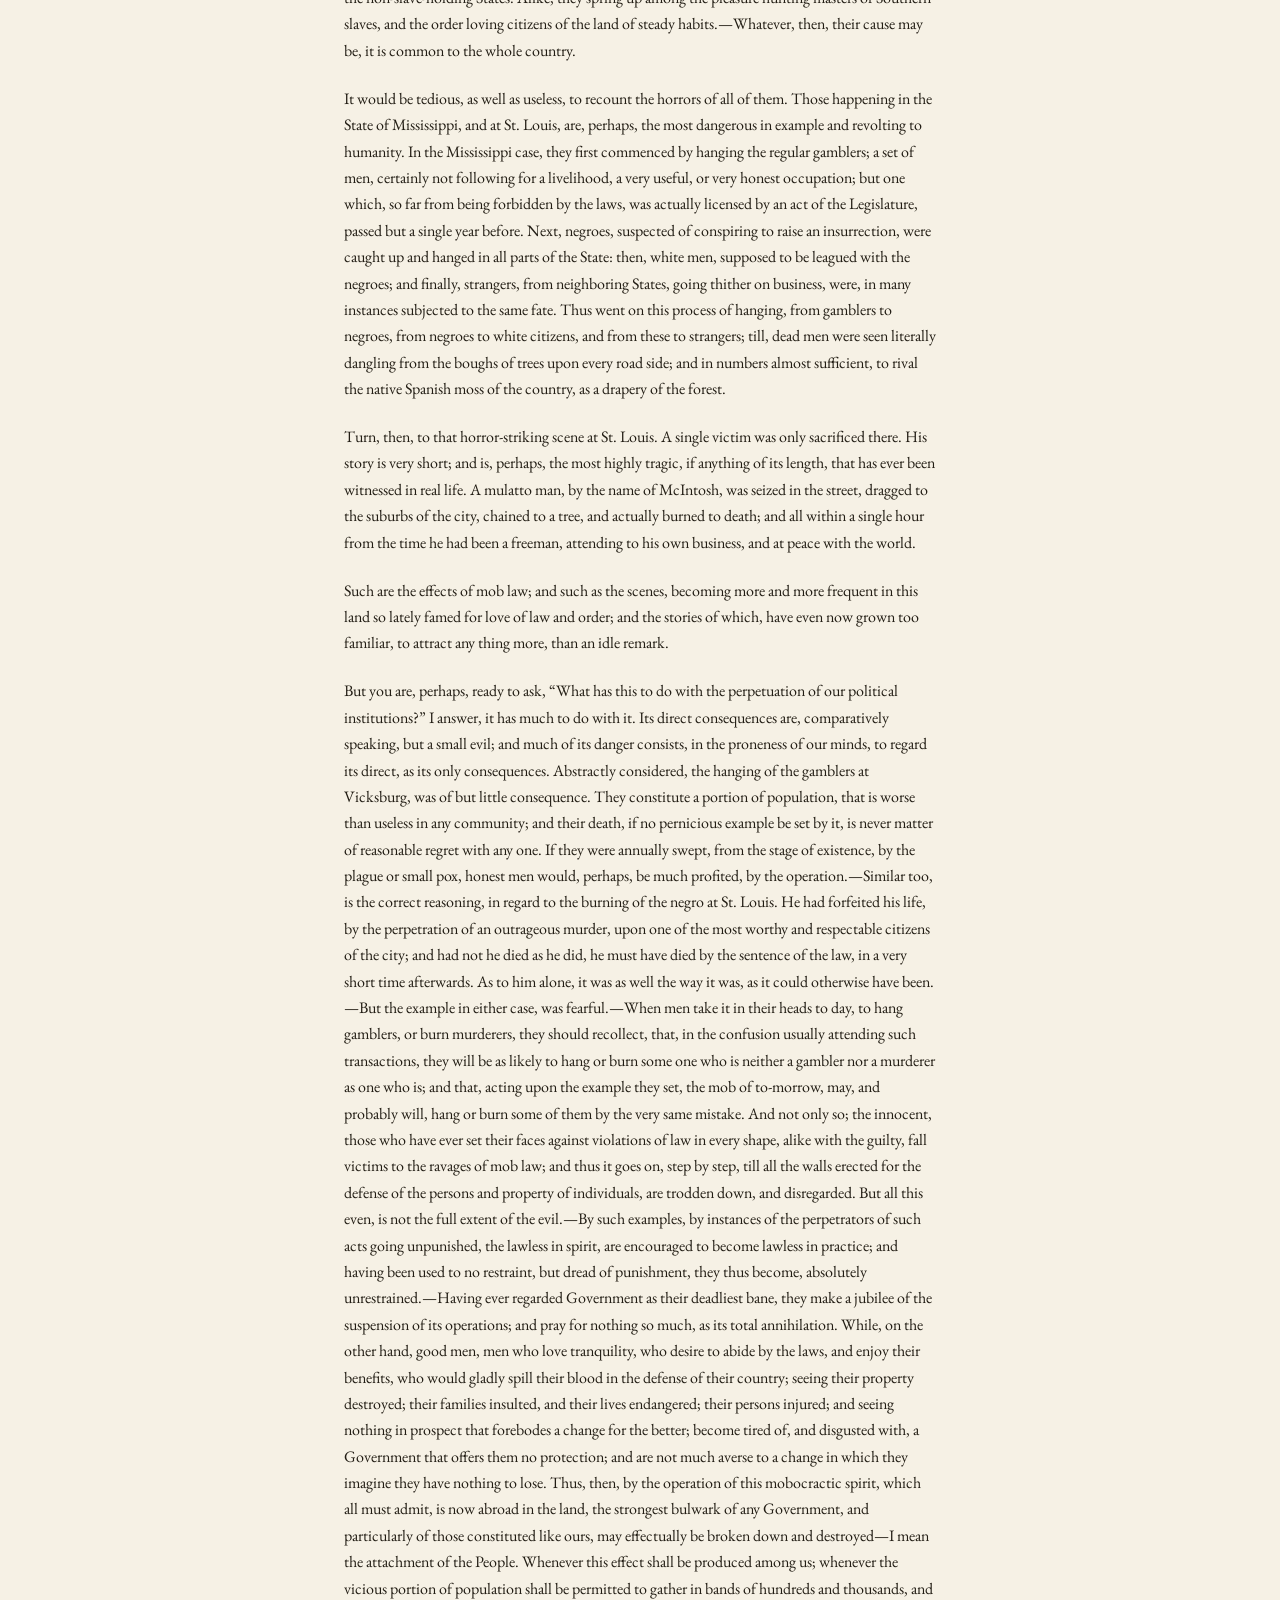
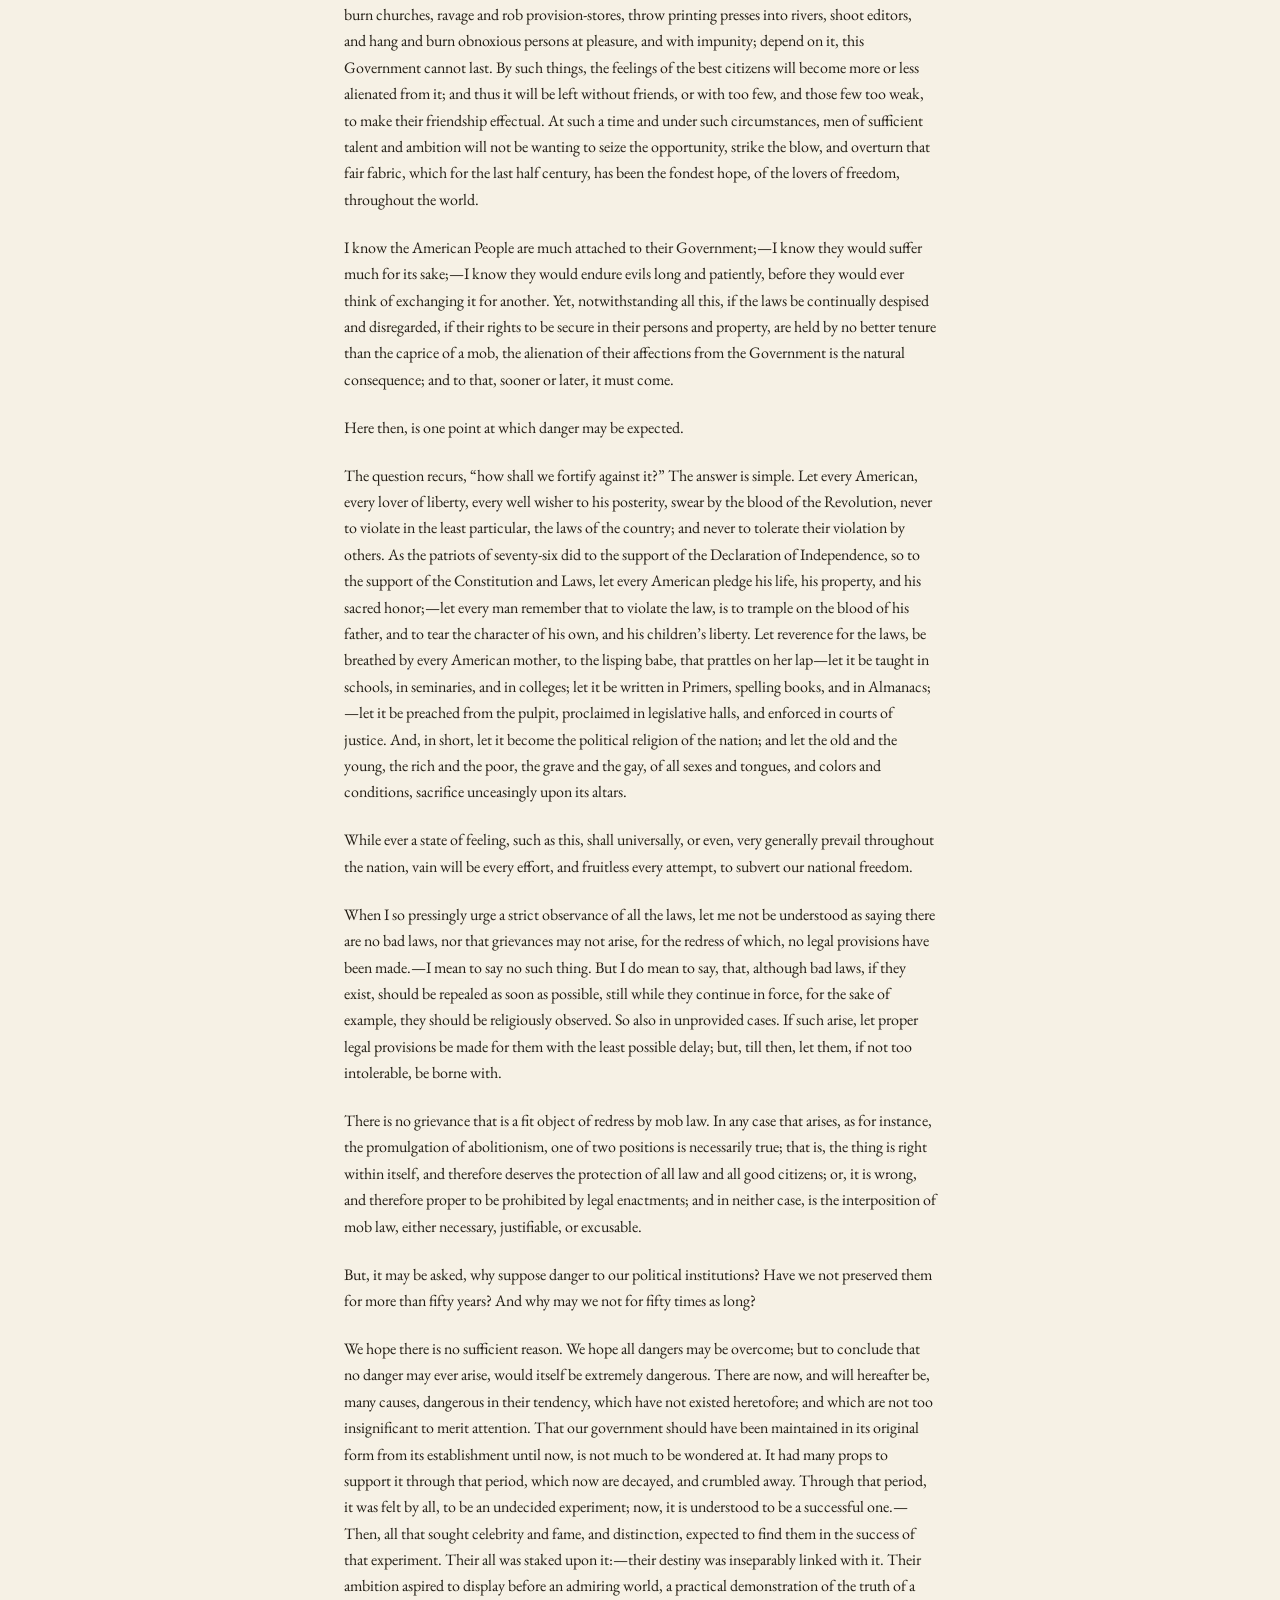
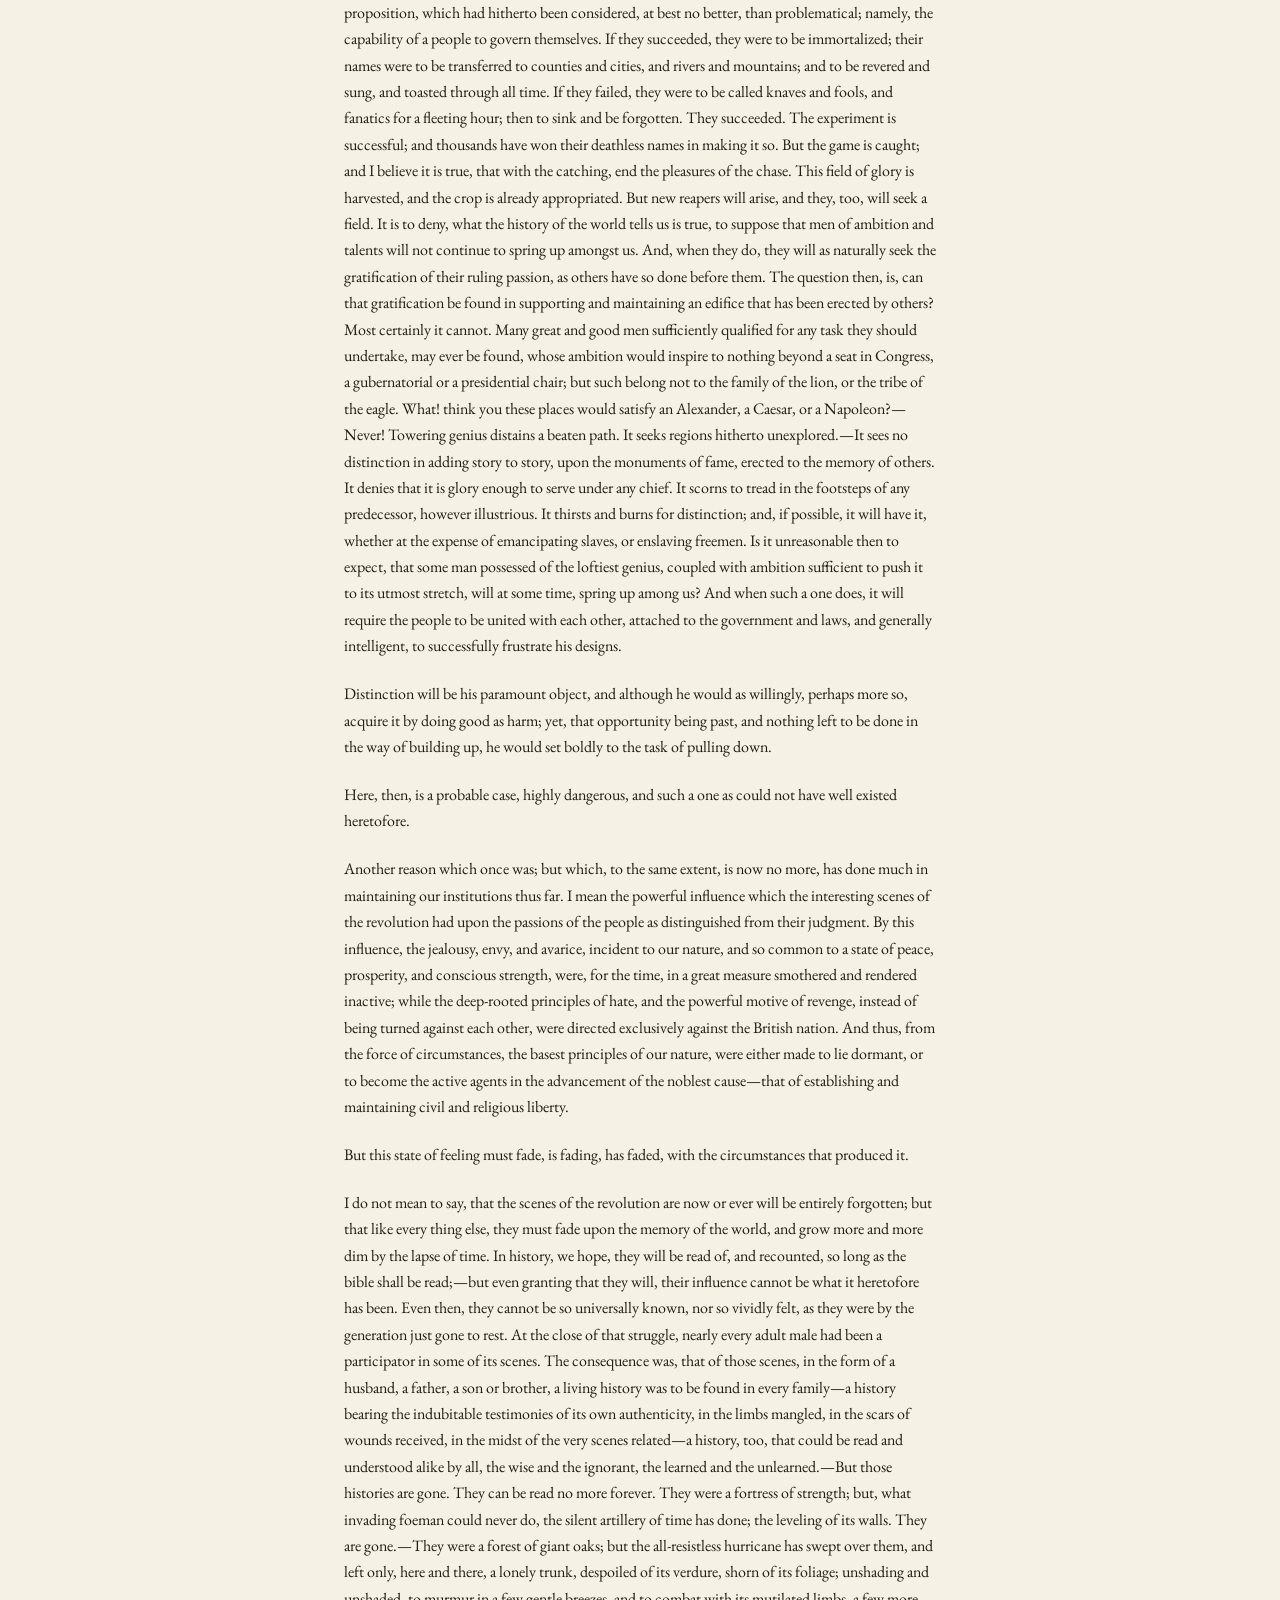
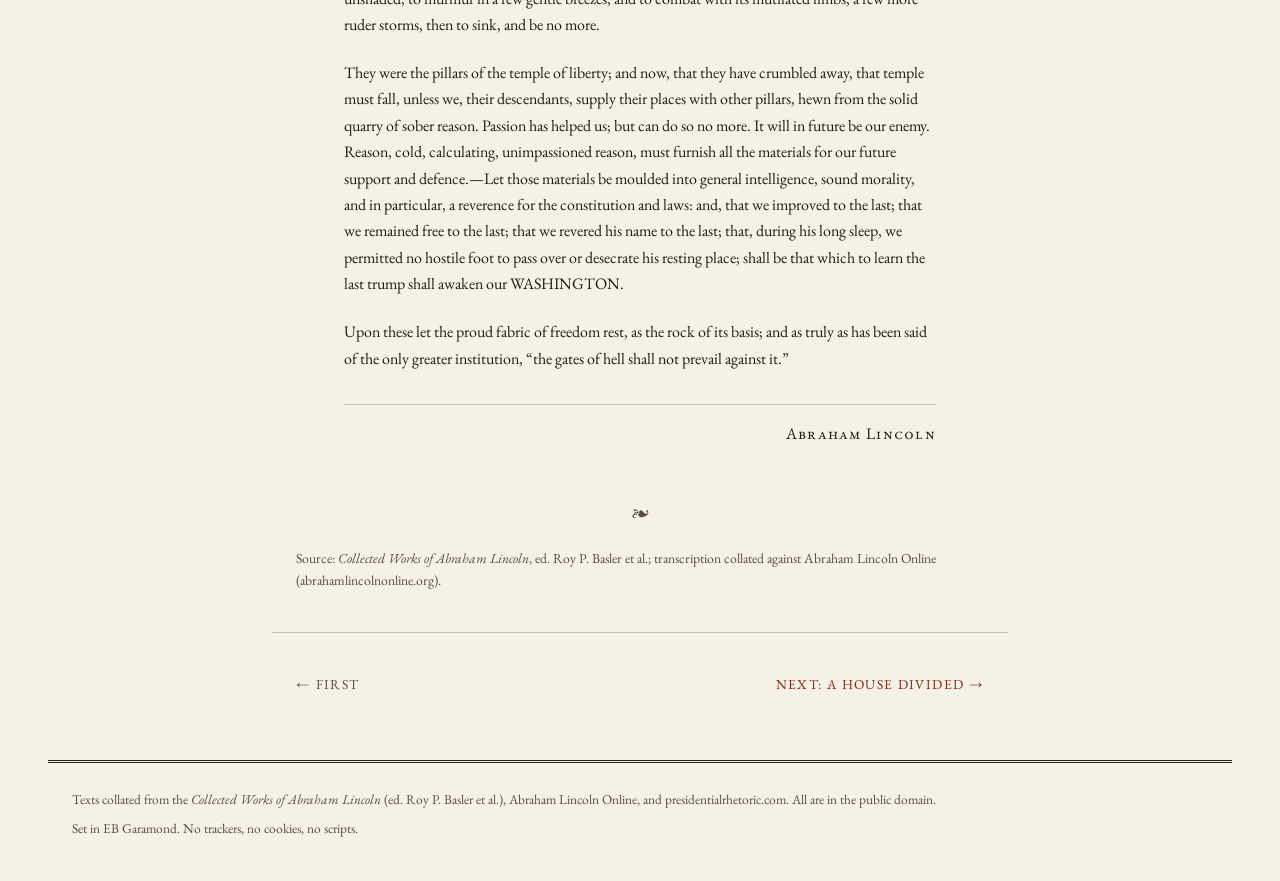
<file: speeches/lyceum-1838.html>
<!DOCTYPE html>
<html lang="en">
<head>
<meta charset="utf-8">
<meta name="viewport" content="width=device-width, initial-scale=1">
<title>The Perpetuation of Our Political Institutions (1838) — The Lincoln Speeches</title>
<meta name="description" content="Full transcript of Lincoln's Lyceum Address, delivered at Springfield, Illinois, January 27, 1838.">
<link rel="preconnect" href="https://fonts.googleapis.com">
<link rel="preconnect" href="https://fonts.gstatic.com" crossorigin>
<link href="https://fonts.googleapis.com/css2?family=EB+Garamond:ital,wght@0,400;0,500;0,600;1,400&display=swap" rel="stylesheet">
<link rel="stylesheet" href="../css/style.css">
</head>
<body>

<header class="masthead">
  <p class="kicker">A reading edition · public domain texts</p>
  <h1><a href="/">The Lincoln Speeches</a></h1>
  <nav>
    <a href="/speeches/lyceum-1838.html">1838</a>
    <a href="/speeches/house-divided-1858.html">1858</a>
    <a href="/speeches/cooper-union-1860.html">1860</a>
    <a href="/speeches/farewell-1861.html">1861</a>
    <a href="/speeches/gettysburg-1863.html">1863</a>
    <a href="/speeches/second-inaugural-1865.html">1865</a>
    <a href="/ask.html">Ask</a>
  </nav>
</header>

<main>
  <header class="speech-header">
    <p class="date-place">January 27, 1838 &middot; Young Men&rsquo;s Lyceum, Springfield, Illinois</p>
    <h2>The Perpetuation of Our Political Institutions</h2>
  </header>

  <aside class="editor-note">
    <strong>Editor&rsquo;s note.</strong> Lincoln was twenty-eight. Weeks earlier a mob in St. Louis had chained a free Black man, Elijah Lovejoy&rsquo;s neighbor McIntosh, to a tree and burned him alive; that lynching is the speech&rsquo;s stated occasion. William Herndon, who would become his law partner, recorded that the address ran in the <em>Sangamon Journal</em> and made the young orator&rsquo;s reputation beyond the county line. Read the passage on the danger that &ldquo;must spring up amongst us&rdquo; and you are reading a man describing his own future assassin.
  </aside>

  <article class="transcript">
    <p class="dropcap">As a subject for the remarks of the evening, the perpetuation of our political institutions, is selected.</p>

    <p>In the great journal of things happening under the sun, we, the American People, find our account running, under date of the nineteenth century of the Christian era.&mdash;We find ourselves in the peaceful possession, of the fairest portion of the earth, as regards extent of territory, fertility of soil, and salubrity of climate. We find ourselves under the government of a system of political institutions, conducing more essentially to the ends of civil and religious liberty, than any of which the history of former times tells us. We, when mounting the stage of existence, found ourselves the legal inheritors of these fundamental blessings. We toiled not in the acquirement or establishment of them&mdash;they are a legacy bequeathed us, by a once hardy, brave, and patriotic, but now lamented and departed race of ancestors. Their&rsquo;s was the task (and nobly they performed it) to possess themselves, and through themselves, us, of this goodly land; and to uprear upon its hills and its valleys, a political edifice of liberty and equal rights; &rsquo;tis ours only, to transmit these, the former, unprofaned by the foot of an invader; the latter, undecayed by the lapse of time and untorn by usurpation, to the latest generation that fate shall permit the world to know. This task of gratitude to our fathers, justice to ourselves, duty to posterity, and love for our species in general, all imperatively require us faithfully to perform.</p>

    <p>How then shall we perform it?&mdash;At what point shall we expect the approach of danger? By what means shall we fortify against it?&mdash;Shall we expect some transatlantic military giant, to step the Ocean, and crush us at a blow? Never!&mdash;All the armies of Europe, Asia and Africa combined, with all the treasure of the earth (our own excepted) in their military chest; with a Buonaparte for a commander, could not by force, take a drink from the Ohio, or make a track on the Blue Ridge, in a trial of a thousand years.</p>

    <p>At what point then is the approach of danger to be expected? I answer, if it ever reach us, it must spring up amongst us. It cannot come from abroad. If destruction be our lot, we must ourselves be its author and finisher. As a nation of freemen, we must live through all time, or die by suicide.</p>

    <p>I hope I am over wary; but if I am not, there is, even now, something of ill-omen, amongst us. I mean the increasing disregard for law which pervades the country; the growing disposition to substitute the wild and furious passions, in lieu of the sober judgment of Courts; and the worse than savage mobs, for the executive ministers of justice. This disposition is awfully fearful in any community; and that it now exists in ours, though grating to our feelings to admit, it would be a violation of truth, and an insult to our intelligence, to deny. Accounts of outrages committed by mobs, form the every-day news of the times. They have pervaded the country, from New England to Louisiana;&mdash;they are neither peculiar to the eternal snows of the former, nor the burning suns of the latter;&mdash;they are not the creature of climate&mdash;neither are they confined to the slave-holding, or the non-slave-holding States. Alike, they spring up among the pleasure hunting masters of Southern slaves, and the order loving citizens of the land of steady habits.&mdash;Whatever, then, their cause may be, it is common to the whole country.</p>

    <p>It would be tedious, as well as useless, to recount the horrors of all of them. Those happening in the State of Mississippi, and at St. Louis, are, perhaps, the most dangerous in example and revolting to humanity. In the Mississippi case, they first commenced by hanging the regular gamblers; a set of men, certainly not following for a livelihood, a very useful, or very honest occupation; but one which, so far from being forbidden by the laws, was actually licensed by an act of the Legislature, passed but a single year before. Next, negroes, suspected of conspiring to raise an insurrection, were caught up and hanged in all parts of the State: then, white men, supposed to be leagued with the negroes; and finally, strangers, from neighboring States, going thither on business, were, in many instances subjected to the same fate. Thus went on this process of hanging, from gamblers to negroes, from negroes to white citizens, and from these to strangers; till, dead men were seen literally dangling from the boughs of trees upon every road side; and in numbers almost sufficient, to rival the native Spanish moss of the country, as a drapery of the forest.</p>

    <p>Turn, then, to that horror-striking scene at St. Louis. A single victim was only sacrificed there. His story is very short; and is, perhaps, the most highly tragic, if anything of its length, that has ever been witnessed in real life. A mulatto man, by the name of McIntosh, was seized in the street, dragged to the suburbs of the city, chained to a tree, and actually burned to death; and all within a single hour from the time he had been a freeman, attending to his own business, and at peace with the world.</p>

    <p>Such are the effects of mob law; and such as the scenes, becoming more and more frequent in this land so lately famed for love of law and order; and the stories of which, have even now grown too familiar, to attract any thing more, than an idle remark.</p>

    <p>But you are, perhaps, ready to ask, &ldquo;What has this to do with the perpetuation of our political institutions?&rdquo; I answer, it has much to do with it. Its direct consequences are, comparatively speaking, but a small evil; and much of its danger consists, in the proneness of our minds, to regard its direct, as its only consequences. Abstractly considered, the hanging of the gamblers at Vicksburg, was of but little consequence. They constitute a portion of population, that is worse than useless in any community; and their death, if no pernicious example be set by it, is never matter of reasonable regret with any one. If they were annually swept, from the stage of existence, by the plague or small pox, honest men would, perhaps, be much profited, by the operation.&mdash;Similar too, is the correct reasoning, in regard to the burning of the negro at St. Louis. He had forfeited his life, by the perpetration of an outrageous murder, upon one of the most worthy and respectable citizens of the city; and had not he died as he did, he must have died by the sentence of the law, in a very short time afterwards. As to him alone, it was as well the way it was, as it could otherwise have been.&mdash;But the example in either case, was fearful.&mdash;When men take it in their heads to day, to hang gamblers, or burn murderers, they should recollect, that, in the confusion usually attending such transactions, they will be as likely to hang or burn some one who is neither a gambler nor a murderer as one who is; and that, acting upon the example they set, the mob of to-morrow, may, and probably will, hang or burn some of them by the very same mistake. And not only so; the innocent, those who have ever set their faces against violations of law in every shape, alike with the guilty, fall victims to the ravages of mob law; and thus it goes on, step by step, till all the walls erected for the defense of the persons and property of individuals, are trodden down, and disregarded. But all this even, is not the full extent of the evil.&mdash;By such examples, by instances of the perpetrators of such acts going unpunished, the lawless in spirit, are encouraged to become lawless in practice; and having been used to no restraint, but dread of punishment, they thus become, absolutely unrestrained.&mdash;Having ever regarded Government as their deadliest bane, they make a jubilee of the suspension of its operations; and pray for nothing so much, as its total annihilation. While, on the other hand, good men, men who love tranquility, who desire to abide by the laws, and enjoy their benefits, who would gladly spill their blood in the defense of their country; seeing their property destroyed; their families insulted, and their lives endangered; their persons injured; and seeing nothing in prospect that forebodes a change for the better; become tired of, and disgusted with, a Government that offers them no protection; and are not much averse to a change in which they imagine they have nothing to lose. Thus, then, by the operation of this mobocractic spirit, which all must admit, is now abroad in the land, the strongest bulwark of any Government, and particularly of those constituted like ours, may effectually be broken down and destroyed&mdash;I mean the attachment of the People. Whenever this effect shall be produced among us; whenever the vicious portion of population shall be permitted to gather in bands of hundreds and thousands, and burn churches, ravage and rob provision-stores, throw printing presses into rivers, shoot editors, and hang and burn obnoxious persons at pleasure, and with impunity; depend on it, this Government cannot last. By such things, the feelings of the best citizens will become more or less alienated from it; and thus it will be left without friends, or with too few, and those few too weak, to make their friendship effectual. At such a time and under such circumstances, men of sufficient talent and ambition will not be wanting to seize the opportunity, strike the blow, and overturn that fair fabric, which for the last half century, has been the fondest hope, of the lovers of freedom, throughout the world.</p>

    <p>I know the American People are much attached to their Government;&mdash;I know they would suffer much for its sake;&mdash;I know they would endure evils long and patiently, before they would ever think of exchanging it for another. Yet, notwithstanding all this, if the laws be continually despised and disregarded, if their rights to be secure in their persons and property, are held by no better tenure than the caprice of a mob, the alienation of their affections from the Government is the natural consequence; and to that, sooner or later, it must come.</p>

    <p>Here then, is one point at which danger may be expected.</p>

    <p>The question recurs, &ldquo;how shall we fortify against it?&rdquo; The answer is simple. Let every American, every lover of liberty, every well wisher to his posterity, swear by the blood of the Revolution, never to violate in the least particular, the laws of the country; and never to tolerate their violation by others. As the patriots of seventy-six did to the support of the Declaration of Independence, so to the support of the Constitution and Laws, let every American pledge his life, his property, and his sacred honor;&mdash;let every man remember that to violate the law, is to trample on the blood of his father, and to tear the character of his own, and his children&rsquo;s liberty. Let reverence for the laws, be breathed by every American mother, to the lisping babe, that prattles on her lap&mdash;let it be taught in schools, in seminaries, and in colleges; let it be written in Primers, spelling books, and in Almanacs;&mdash;let it be preached from the pulpit, proclaimed in legislative halls, and enforced in courts of justice. And, in short, let it become the political religion of the nation; and let the old and the young, the rich and the poor, the grave and the gay, of all sexes and tongues, and colors and conditions, sacrifice unceasingly upon its altars.</p>

    <p>While ever a state of feeling, such as this, shall universally, or even, very generally prevail throughout the nation, vain will be every effort, and fruitless every attempt, to subvert our national freedom.</p>

    <p>When I so pressingly urge a strict observance of all the laws, let me not be understood as saying there are no bad laws, nor that grievances may not arise, for the redress of which, no legal provisions have been made.&mdash;I mean to say no such thing. But I do mean to say, that, although bad laws, if they exist, should be repealed as soon as possible, still while they continue in force, for the sake of example, they should be religiously observed. So also in unprovided cases. If such arise, let proper legal provisions be made for them with the least possible delay; but, till then, let them, if not too intolerable, be borne with.</p>

    <p>There is no grievance that is a fit object of redress by mob law. In any case that arises, as for instance, the promulgation of abolitionism, one of two positions is necessarily true; that is, the thing is right within itself, and therefore deserves the protection of all law and all good citizens; or, it is wrong, and therefore proper to be prohibited by legal enactments; and in neither case, is the interposition of mob law, either necessary, justifiable, or excusable.</p>

    <p>But, it may be asked, why suppose danger to our political institutions? Have we not preserved them for more than fifty years? And why may we not for fifty times as long?</p>

    <p>We hope there is no sufficient reason. We hope all dangers may be overcome; but to conclude that no danger may ever arise, would itself be extremely dangerous. There are now, and will hereafter be, many causes, dangerous in their tendency, which have not existed heretofore; and which are not too insignificant to merit attention. That our government should have been maintained in its original form from its establishment until now, is not much to be wondered at. It had many props to support it through that period, which now are decayed, and crumbled away. Through that period, it was felt by all, to be an undecided experiment; now, it is understood to be a successful one.&mdash;Then, all that sought celebrity and fame, and distinction, expected to find them in the success of that experiment. Their all was staked upon it:&mdash;their destiny was inseparably linked with it. Their ambition aspired to display before an admiring world, a practical demonstration of the truth of a proposition, which had hitherto been considered, at best no better, than problematical; namely, the capability of a people to govern themselves. If they succeeded, they were to be immortalized; their names were to be transferred to counties and cities, and rivers and mountains; and to be revered and sung, and toasted through all time. If they failed, they were to be called knaves and fools, and fanatics for a fleeting hour; then to sink and be forgotten. They succeeded. The experiment is successful; and thousands have won their deathless names in making it so. But the game is caught; and I believe it is true, that with the catching, end the pleasures of the chase. This field of glory is harvested, and the crop is already appropriated. But new reapers will arise, and they, too, will seek a field. It is to deny, what the history of the world tells us is true, to suppose that men of ambition and talents will not continue to spring up amongst us. And, when they do, they will as naturally seek the gratification of their ruling passion, as others have so done before them. The question then, is, can that gratification be found in supporting and maintaining an edifice that has been erected by others? Most certainly it cannot. Many great and good men sufficiently qualified for any task they should undertake, may ever be found, whose ambition would inspire to nothing beyond a seat in Congress, a gubernatorial or a presidential chair; but such belong not to the family of the lion, or the tribe of the eagle. What! think you these places would satisfy an Alexander, a Caesar, or a Napoleon?&mdash;Never! Towering genius distains a beaten path. It seeks regions hitherto unexplored.&mdash;It sees no distinction in adding story to story, upon the monuments of fame, erected to the memory of others. It denies that it is glory enough to serve under any chief. It scorns to tread in the footsteps of any predecessor, however illustrious. It thirsts and burns for distinction; and, if possible, it will have it, whether at the expense of emancipating slaves, or enslaving freemen. Is it unreasonable then to expect, that some man possessed of the loftiest genius, coupled with ambition sufficient to push it to its utmost stretch, will at some time, spring up among us? And when such a one does, it will require the people to be united with each other, attached to the government and laws, and generally intelligent, to successfully frustrate his designs.</p>

    <p>Distinction will be his paramount object, and although he would as willingly, perhaps more so, acquire it by doing good as harm; yet, that opportunity being past, and nothing left to be done in the way of building up, he would set boldly to the task of pulling down.</p>

    <p>Here, then, is a probable case, highly dangerous, and such a one as could not have well existed heretofore.</p>

    <p>Another reason which once was; but which, to the same extent, is now no more, has done much in maintaining our institutions thus far. I mean the powerful influence which the interesting scenes of the revolution had upon the passions of the people as distinguished from their judgment. By this influence, the jealousy, envy, and avarice, incident to our nature, and so common to a state of peace, prosperity, and conscious strength, were, for the time, in a great measure smothered and rendered inactive; while the deep-rooted principles of hate, and the powerful motive of revenge, instead of being turned against each other, were directed exclusively against the British nation. And thus, from the force of circumstances, the basest principles of our nature, were either made to lie dormant, or to become the active agents in the advancement of the noblest cause&mdash;that of establishing and maintaining civil and religious liberty.</p>

    <p>But this state of feeling must fade, is fading, has faded, with the circumstances that produced it.</p>

    <p>I do not mean to say, that the scenes of the revolution are now or ever will be entirely forgotten; but that like every thing else, they must fade upon the memory of the world, and grow more and more dim by the lapse of time. In history, we hope, they will be read of, and recounted, so long as the bible shall be read;&mdash;but even granting that they will, their influence cannot be what it heretofore has been. Even then, they cannot be so universally known, nor so vividly felt, as they were by the generation just gone to rest. At the close of that struggle, nearly every adult male had been a participator in some of its scenes. The consequence was, that of those scenes, in the form of a husband, a father, a son or brother, a living history was to be found in every family&mdash;a history bearing the indubitable testimonies of its own authenticity, in the limbs mangled, in the scars of wounds received, in the midst of the very scenes related&mdash;a history, too, that could be read and understood alike by all, the wise and the ignorant, the learned and the unlearned.&mdash;But those histories are gone. They can be read no more forever. They were a fortress of strength; but, what invading foeman could never do, the silent artillery of time has done; the leveling of its walls. They are gone.&mdash;They were a forest of giant oaks; but the all-resistless hurricane has swept over them, and left only, here and there, a lonely trunk, despoiled of its verdure, shorn of its foliage; unshading and unshaded, to murmur in a few gentle breezes, and to combat with its mutilated limbs, a few more ruder storms, then to sink, and be no more.</p>

    <p>They were the pillars of the temple of liberty; and now, that they have crumbled away, that temple must fall, unless we, their descendants, supply their places with other pillars, hewn from the solid quarry of sober reason. Passion has helped us; but can do so no more. It will in future be our enemy. Reason, cold, calculating, unimpassioned reason, must furnish all the materials for our future support and defence.&mdash;Let those materials be moulded into general intelligence, sound morality, and in particular, a reverence for the constitution and laws: and, that we improved to the last; that we remained free to the last; that we revered his name to the last; that, during his long sleep, we permitted no hostile foot to pass over or desecrate his resting place; shall be that which to learn the last trump shall awaken our WASHINGTON.</p>

    <p>Upon these let the proud fabric of freedom rest, as the rock of its basis; and as truly as has been said of the only greater institution, &ldquo;the gates of hell shall not prevail against it.&rdquo;</p>

    <p class="closing-name">Abraham Lincoln</p>
  </article>

  <p class='asterism' aria-hidden="true">&#10087;</p>
  <p class="source-note">Source: <em>Collected Works of Abraham Lincoln</em>, ed. Roy P. Basler et al.; transcription collated against Abraham Lincoln Online (abrahamlincolnonline.org).</p>

  <nav class="pager" aria-label="Speech navigation">
    <span>&larr; First</span>
    <a href="house-divided-1858.html">Next: A House Divided &rarr;</a>
  </nav>
</main>

<footer class="colophon">
  <p>Texts collated from the <em>Collected Works of Abraham Lincoln</em> (ed. Roy P. Basler et al.), Abraham Lincoln Online, and presidentialrhetoric.com. All are in the public domain.</p>
  <p>Set in EB Garamond. No trackers, no cookies, no scripts.</p>
</footer>

</body>
</html>
</file>
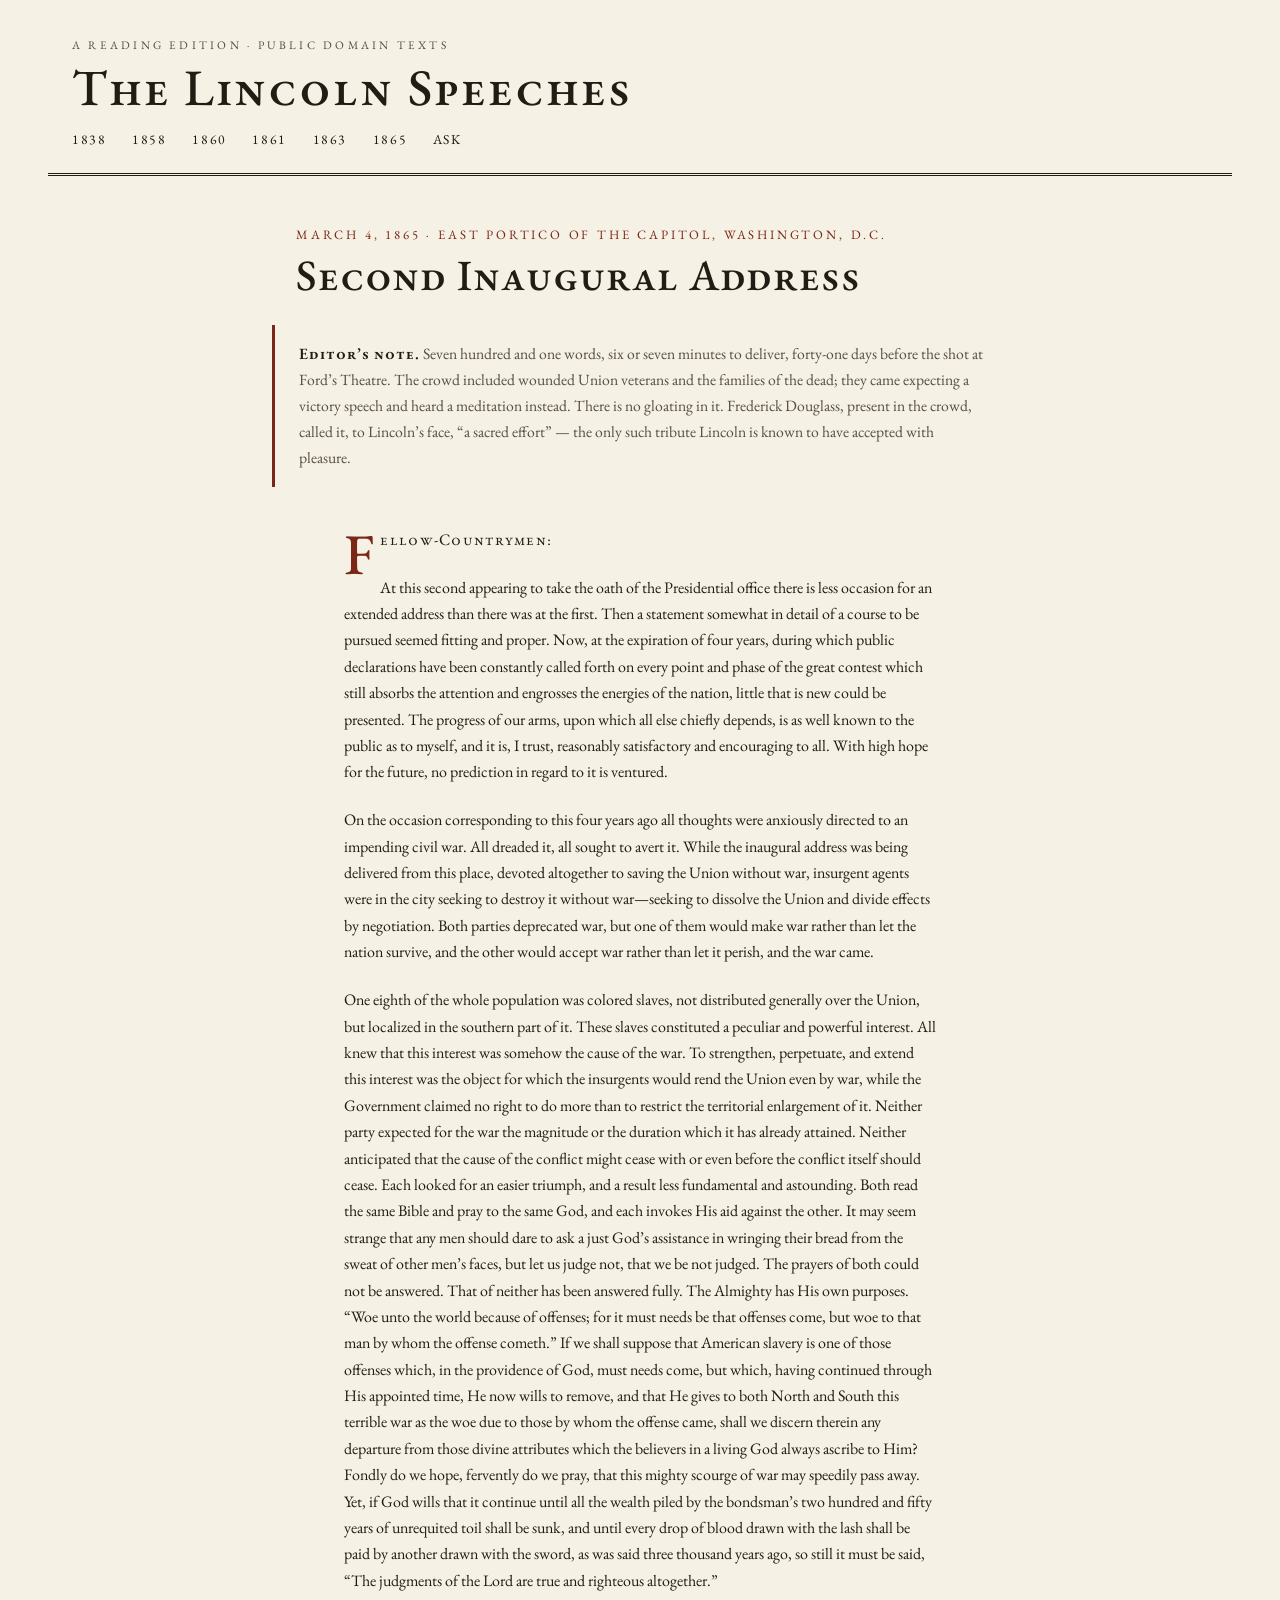
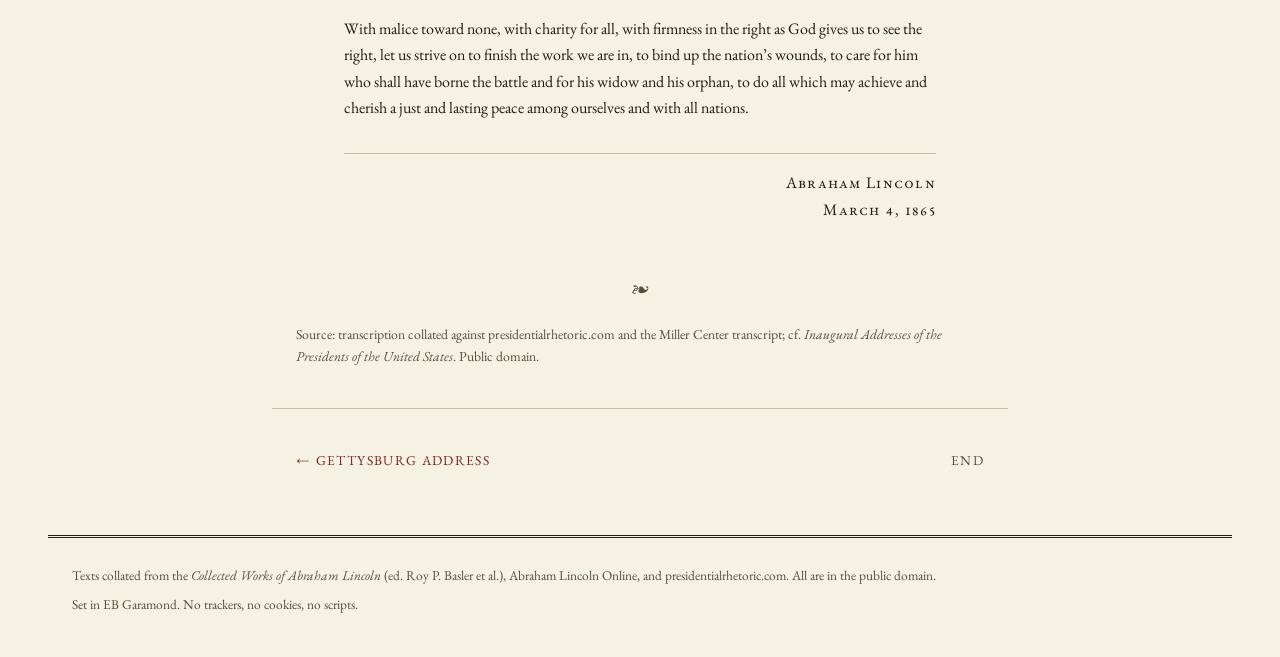
<file: speeches/second-inaugural-1865.html>
<!DOCTYPE html>
<html lang="en">
<head>
<meta charset="utf-8">
<meta name="viewport" content="width=device-width, initial-scale=1">
<title>Second Inaugural Address (1865) — The Lincoln Speeches</title>
<meta name="description" content="Full transcript of Lincoln's Second Inaugural Address, Washington, D.C., March 4, 1865.">
<link rel="preconnect" href="https://fonts.googleapis.com">
<link rel="preconnect" href="https://fonts.gstatic.com" crossorigin>
<link href="https://fonts.googleapis.com/css2?family=EB+Garamond:ital,wght@0,400;0,500;0,600;1,400&display=swap" rel="stylesheet">
<link rel="stylesheet" href="../css/style.css">
</head>
<body>

<header class="masthead">
  <p class="kicker">A reading edition · public domain texts</p>
  <h1><a href="/">The Lincoln Speeches</a></h1>
  <nav>
    <a href="/speeches/lyceum-1838.html">1838</a>
    <a href="/speeches/house-divided-1858.html">1858</a>
    <a href="/speeches/cooper-union-1860.html">1860</a>
    <a href="/speeches/farewell-1861.html">1861</a>
    <a href="/speeches/gettysburg-1863.html">1863</a>
    <a href="/speeches/second-inaugural-1865.html">1865</a>
    <a href="/ask.html">Ask</a>
  </nav>
</header>

<main>
  <header class="speech-header">
    <p class="date-place">March 4, 1865 &middot; East Portico of the Capitol, Washington, D.C.</p>
    <h2>Second Inaugural Address</h2>
  </header>

  <aside class="editor-note">
    <strong>Editor&rsquo;s note.</strong> Seven hundred and one words, six or seven minutes to deliver, forty-one days before the shot at Ford&rsquo;s Theatre. The crowd included wounded Union veterans and the families of the dead; they came expecting a victory speech and heard a meditation instead. There is no gloating in it. Frederick Douglass, present in the crowd, called it, to Lincoln&rsquo;s face, &ldquo;a sacred effort&rdquo; &mdash; the only such tribute Lincoln is known to have accepted with pleasure.
  </aside>

  <article class="transcript">
    <p class="dropcap salut">Fellow-Countrymen:</p>

    <p>At this second appearing to take the oath of the Presidential office there is less occasion for an extended address than there was at the first. Then a statement somewhat in detail of a course to be pursued seemed fitting and proper. Now, at the expiration of four years, during which public declarations have been constantly called forth on every point and phase of the great contest which still absorbs the attention and engrosses the energies of the nation, little that is new could be presented. The progress of our arms, upon which all else chiefly depends, is as well known to the public as to myself, and it is, I trust, reasonably satisfactory and encouraging to all. With high hope for the future, no prediction in regard to it is ventured.</p>

    <p>On the occasion corresponding to this four years ago all thoughts were anxiously directed to an impending civil war. All dreaded it, all sought to avert it. While the inaugural address was being delivered from this place, devoted altogether to saving the Union without war, insurgent agents were in the city seeking to destroy it without war&mdash;seeking to dissolve the Union and divide effects by negotiation. Both parties deprecated war, but one of them would make war rather than let the nation survive, and the other would accept war rather than let it perish, and the war came.</p>

    <p>One eighth of the whole population was colored slaves, not distributed generally over the Union, but localized in the southern part of it. These slaves constituted a peculiar and powerful interest. All knew that this interest was somehow the cause of the war. To strengthen, perpetuate, and extend this interest was the object for which the insurgents would rend the Union even by war, while the Government claimed no right to do more than to restrict the territorial enlargement of it. Neither party expected for the war the magnitude or the duration which it has already attained. Neither anticipated that the cause of the conflict might cease with or even before the conflict itself should cease. Each looked for an easier triumph, and a result less fundamental and astounding. Both read the same Bible and pray to the same God, and each invokes His aid against the other. It may seem strange that any men should dare to ask a just God&rsquo;s assistance in wringing their bread from the sweat of other men&rsquo;s faces, but let us judge not, that we be not judged. The prayers of both could not be answered. That of neither has been answered fully. The Almighty has His own purposes. &ldquo;Woe unto the world because of offenses; for it must needs be that offenses come, but woe to that man by whom the offense cometh.&rdquo; If we shall suppose that American slavery is one of those offenses which, in the providence of God, must needs come, but which, having continued through His appointed time, He now wills to remove, and that He gives to both North and South this terrible war as the woe due to those by whom the offense came, shall we discern therein any departure from those divine attributes which the believers in a living God always ascribe to Him? Fondly do we hope, fervently do we pray, that this mighty scourge of war may speedily pass away. Yet, if God wills that it continue until all the wealth piled by the bondsman&rsquo;s two hundred and fifty years of unrequited toil shall be sunk, and until every drop of blood drawn with the lash shall be paid by another drawn with the sword, as was said three thousand years ago, so still it must be said, &ldquo;The judgments of the Lord are true and righteous altogether.&rdquo;</p>

    <p>With malice toward none, with charity for all, with firmness in the right as God gives us to see the right, let us strive on to finish the work we are in, to bind up the nation&rsquo;s wounds, to care for him who shall have borne the battle and for his widow and his orphan, to do all which may achieve and cherish a just and lasting peace among ourselves and with all nations.</p>

    <p class="closing-name">Abraham Lincoln<br>March 4, 1865</p>
  </article>

  <p class='asterism' aria-hidden="true">&#10087;</p>
  <p class="source-note">Source: transcription collated against presidentialrhetoric.com and the Miller Center transcript; cf. <em>Inaugural Addresses of the Presidents of the United States</em>. Public domain.</p>

  <nav class="pager" aria-label="Speech navigation">
    <a href="gettysburg-1863.html">&larr; Gettysburg Address</a>
    <span>End</span>
  </nav>
</main>

<footer class="colophon">
  <p>Texts collated from the <em>Collected Works of Abraham Lincoln</em> (ed. Roy P. Basler et al.), Abraham Lincoln Online, and presidentialrhetoric.com. All are in the public domain.</p>
  <p>Set in EB Garamond. No trackers, no cookies, no scripts.</p>
</footer>

</body>
</html>
</file>
<file: css/style.css>
/* The Lincoln Speeches — a reading edition.
   Set in EB Garamond; ink on paper; hairlines instead of cards. */

:root {
  --paper: #f6f1e5;
  --paper-dark: #ede6d4;
  --ink: #221d14;
  --ink-soft: #574e3e;
  --oxblood: #7a2718;
  --rule: #c9bfa8;
}

* { margin: 0; padding: 0; box-sizing: border-box; }

html { font-size: 100%; }

body {
  background: var(--paper);
  color: var(--ink);
  font-family: "EB Garamond", Garamond, "Palatino Linotype", Palatino, Georgia, serif;
  line-height: 1.65;
  -webkit-font-smoothing: antialiased;
}

a { color: var(--oxblood); text-decoration-thickness: 1px; text-underline-offset: 3px; }
a:hover { text-decoration-style: dotted; }

/* ---------- masthead ---------- */

.masthead {
  border-bottom: 3px double var(--ink);
  padding: 2.2rem 1.5rem 1.4rem;
  max-width: 74rem;
  margin: 0 auto;
}

.masthead .kicker {
  font-size: 0.72rem;
  letter-spacing: 0.28em;
  text-transform: uppercase;
  color: var(--ink-soft);
}

.masthead h1 {
  font-weight: 500;
  font-variant: small-caps;
  letter-spacing: 0.04em;
  font-size: clamp(2rem, 5vw, 3.2rem);
  line-height: 1.05;
  margin-top: 0.35rem;
}

.masthead h1 a { color: inherit; text-decoration: none; }

.masthead nav {
  margin-top: 0.9rem;
  display: flex;
  gap: 1.6rem;
  flex-wrap: wrap;
  font-size: 0.85rem;
  letter-spacing: 0.12em;
  text-transform: uppercase;
}
.masthead nav a { color: var(--ink); text-decoration: none; }
.masthead nav a:hover { color: var(--oxblood); text-decoration: underline; }

/* ---------- index ---------- */

.frontis {
  max-width: 46rem;
  margin: 3rem auto 1rem;
  padding: 0 1.5rem;
}

.frontis p.lede {
  font-size: 1.25rem;
  line-height: 1.55;
}

.frontis p.note {
  margin-top: 1.2rem;
  color: var(--ink-soft);
  font-size: 0.95rem;
}

.almanac {
  max-width: 52rem;
  margin: 2.5rem auto 4rem;
  padding: 0 1.5rem;
}

.almanac h2 {
  font-size: 0.75rem;
  letter-spacing: 0.28em;
  text-transform: uppercase;
  color: var(--ink-soft);
  border-bottom: 1px solid var(--rule);
  padding-bottom: 0.5rem;
  margin-bottom: 0.4rem;
  font-weight: 500;
}

.speech-row {
  display: grid;
  grid-template-columns: 9.5rem 1fr auto;
  gap: 1.25rem;
  align-items: baseline;
  padding: 1.15rem 0;
  border-bottom: 1px solid var(--rule);
}

.speech-row .date {
  font-feature-settings: "onum";
  color: var(--ink-soft);
  font-size: 0.92rem;
}

.speech-row .title {
  font-size: 1.35rem;
  line-height: 1.3;
}
.speech-row .title a {
  color: var(--ink);
  text-decoration: none;
}
.speech-row .title a:hover { color: var(--oxblood); text-decoration: underline; }
.speech-row .place {
  display: block;
  font-size: 0.88rem;
  color: var(--ink-soft);
  margin-top: 0.15rem;
}

.speech-row .length {
  font-size: 0.78rem;
  letter-spacing: 0.14em;
  text-transform: uppercase;
  color: var(--ink-soft);
  white-space: nowrap;
}

@media (max-width: 40rem) {
  .speech-row { grid-template-columns: 1fr; gap: 0.2rem; }
  .speech-row .length { display: none; }
}

/* ---------- speech pages ---------- */

.speech-header {
  max-width: 46rem;
  margin: 3rem auto 0;
  padding: 0 1.5rem;
}

.speech-header .date-place {
  font-size: 0.8rem;
  letter-spacing: 0.22em;
  text-transform: uppercase;
  color: var(--oxblood);
}

.speech-header h2 {
  font-weight: 500;
  font-size: clamp(1.9rem, 4vw, 2.7rem);
  line-height: 1.12;
  margin-top: 0.4rem;
  font-variant: small-caps;
  letter-spacing: 0.02em;
}

.editor-note {
  max-width: 46rem;
  margin: 1.6rem auto 0;
  padding: 1rem 1.5rem;
  border-left: 3px solid var(--oxblood);
  color: var(--ink-soft);
  font-size: 0.98rem;
}
.editor-note strong {
  font-weight: 600;
  font-variant: small-caps;
  letter-spacing: 0.06em;
  color: var(--ink);
}

.transcript {
  max-width: 40rem;
  margin: 2.5rem auto 3rem;
  padding: 0 1.5rem;
}

.transcript .salut {
  font-variant: small-caps;
  letter-spacing: 0.08em;
}

.transcript p {
  margin-bottom: 1.35em;
  hyphens: auto;
}

.transcript > p:first-of-type::first-letter,
.transcript > p.dropcap::first-letter {
  float: left;
  font-size: 3.6em;
  line-height: 0.82;
  padding-right: 0.09em;
  padding-top: 0.06em;
  color: var(--oxblood);
  font-weight: 500;
}

.closing-name {
  text-align: right;
  font-variant: small-caps;
  letter-spacing: 0.08em;
  margin-top: 2rem;
  border-top: 1px solid var(--rule);
  padding-top: 1rem;
}

.asterism {
  text-align: center;
  color: var(--ink-soft);
  font-size: 1.1rem;
  margin: 2.2rem 0 1.4rem;
}

.source-note {
  max-width: 46rem;
  margin: 0 auto 2.5rem;
  padding: 0 1.5rem 2.5rem;
  border-bottom: 1px solid var(--rule);
  color: var(--ink-soft);
  font-size: 0.86rem;
}

.pager {
  max-width: 46rem;
  margin: 0 auto 4rem;
  padding: 0 1.5rem;
  display: flex;
  justify-content: space-between;
  gap: 1rem;
  font-size: 0.85rem;
  letter-spacing: 0.1em;
  text-transform: uppercase;
}
.pager a { text-decoration: none; }
.pager a:hover { text-decoration: underline; }
.pager span { color: var(--ink-soft); }

/* ---------- correspondence (ask page) ---------- */

.correspondence {
  max-width: 40rem;
  margin: 2.5rem auto 3rem;
  padding: 0 1.5rem;
}

.turn {
  margin-bottom: 1.8rem;
}

.turn .who {
  font-size: 0.72rem;
  letter-spacing: 0.24em;
  text-transform: uppercase;
  color: var(--ink-soft);
  margin-bottom: 0.25rem;
}

.turn.lincoln .who { color: var(--oxblood); }

.turn p.body {
  white-space: pre-wrap;
  hyphens: auto;
}

.turn.lincoln { border-left: 3px solid var(--rule); padding-left: 1rem; }
.turn.lincoln p.body { font-style: italic; }

.turn.pending p.body::after {
  content: "\2026";
  animation: ellipsis 1.2s steps(4, end) infinite;
}

@keyframes ellipsis {
  0%   { content: ""; }
  25%  { content: "."; }
  50%  { content: ".."; }
  75%  { content: "..."; }
}

.desk {
  max-width: 40rem;
  margin: 0 auto 4rem;
  padding: 0 1.5rem;
  position: sticky;
  bottom: 0;
  background: var(--paper);
  border-top: 3px double var(--ink);
  padding-top: 0.9rem;
  padding-bottom: 1rem;
}

.desk form {
  display: grid;
  grid-template-columns: 1fr auto;
  gap: 0.7rem;
  align-items: end;
}

.desk label {
  display: block;
  font-size: 0.72rem;
  letter-spacing: 0.24em;
  text-transform: uppercase;
  color: var(--ink-soft);
  margin-bottom: 0.35rem;
}

.desk textarea {
  width: 100%;
  resize: vertical;
  min-height: 3.2rem;
  background: transparent;
  border: 1px solid var(--ink-soft);
  color: var(--ink);
  font-family: inherit;
  font-size: 1.05rem;
  line-height: 1.5;
  padding: 0.55rem 0.7rem;
}
.desk textarea:focus { outline: 2px solid var(--oxblood); outline-offset: -1px; }

.desk button {
  font-family: inherit;
  font-variant: small-caps;
  letter-spacing: 0.12em;
  font-size: 1rem;
  background: var(--ink);
  color: var(--paper);
  border: none;
  padding: 0.65rem 1.4rem;
  cursor: pointer;
}
.desk button:hover { background: var(--oxblood); }
.desk button:disabled { opacity: 0.45; cursor: default; }

.desk .fineprint {
  margin-top: 0.6rem;
  font-size: 0.78rem;
  color: var(--ink-soft);
}

.error-note {
  color: var(--oxblood);
  font-size: 0.88rem;
  margin-top: 0.5rem;
  display: none;
}

@media (max-width: 40rem) {
  .desk form { grid-template-columns: 1fr; }
  .desk button { width: 100%; }
}

/* ---------- colophon ---------- */

.colophon {
  border-top: 3px double var(--ink);
  max-width: 74rem;
  margin: 0 auto;
  padding: 1.6rem 1.5rem 2.6rem;
  color: var(--ink-soft);
  font-size: 0.84rem;
}
.colophon p + p { margin-top: 0.5em; }
</file>
